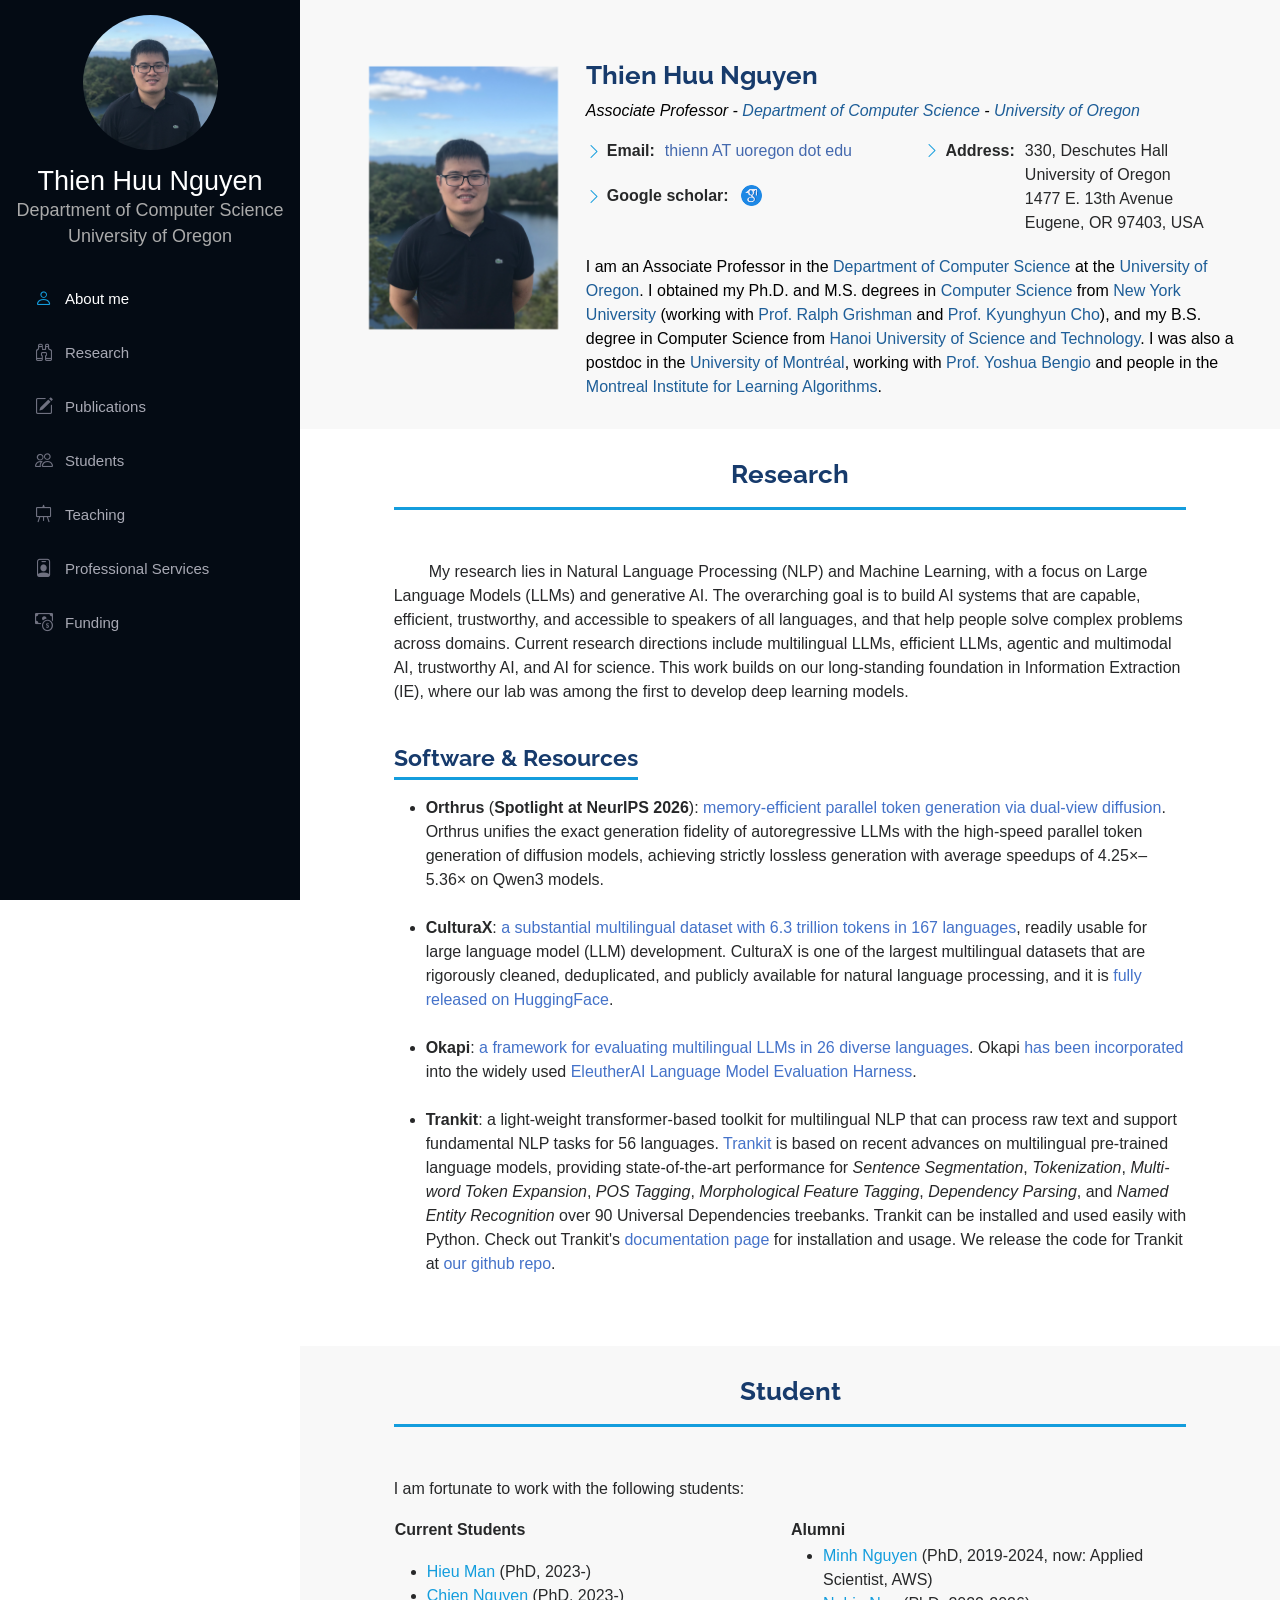
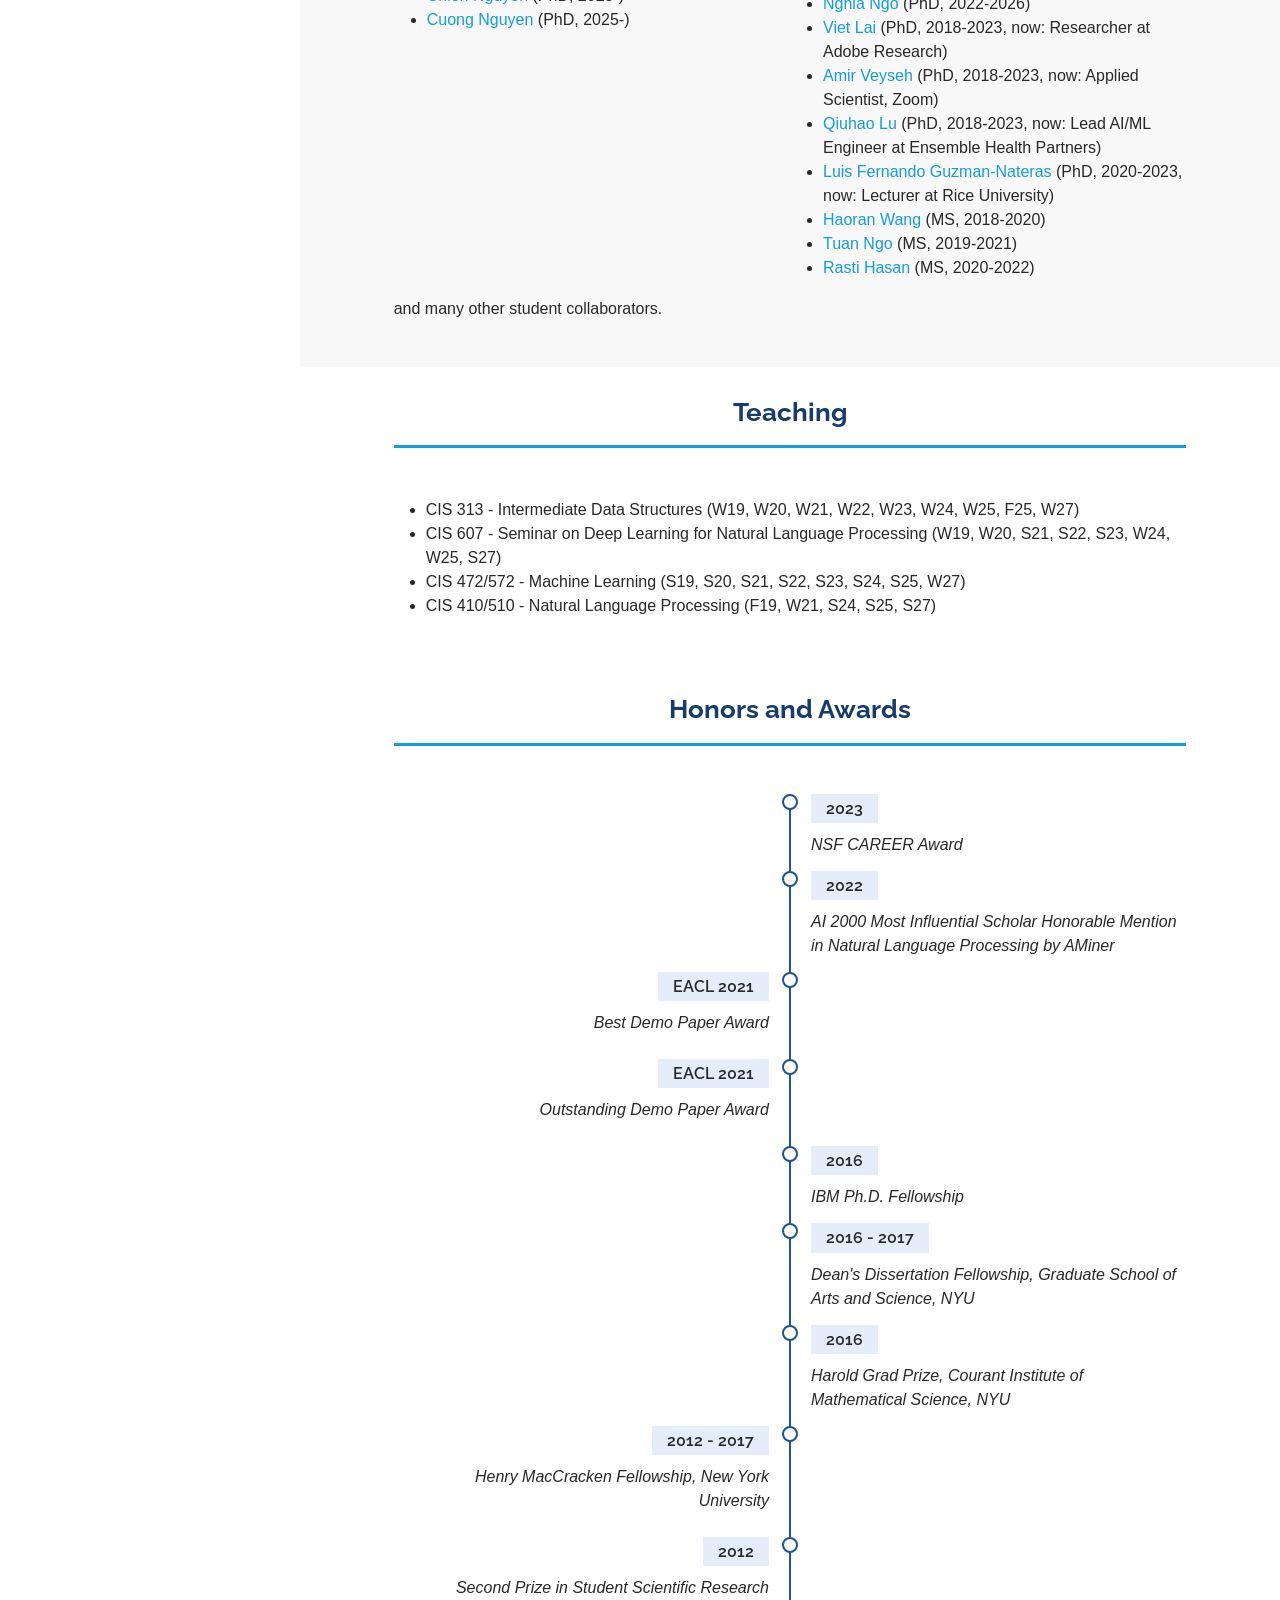
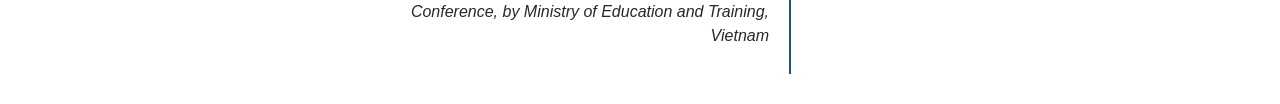
<file: index.html>
<!DOCTYPE html>
<html lang="en">

<head>
  <meta charset="utf-8">
  <meta content="width=device-width, initial-scale=1.0" name="viewport">

  <title>Thien Huu Nguyen</title>
  <meta content="Thien Huu Nguyen" name="description">
  <meta content="Thien Huu Nguyen, Thien Huu Nguyen Oregon, Oregon University, University of Oregon, Computer Science, CS Professor, NLP Professor, Natural Language Processing, AI, Artificial Intelligence, ML, Machine Learning, Deep learning, Machine Learning, NLP Teaching" name="keywords">

  <!-- Favicons -->
  <!-- <link href="assets/img/favicon.png" rel="icon">
  <link href="assets/img/apple-touch-icon.png" rel="apple-touch-icon"> -->

  <!-- Google Fonts -->
  <link href="https://fonts.googleapis.com/css?family=Open+Sans:300,300i,400,400i,600,600i,700,700i|Raleway:300,300i,400,400i,500,500i,600,600i,700,700i|Poppins:300,300i,400,400i,500,500i,600,600i,700,700i" rel="stylesheet">

  <!-- Vendor CSS Files -->
  <link href="assets/vendor/aos/aos.css" rel="stylesheet">
  <link href="assets/vendor/bootstrap/css/bootstrap.min.css" rel="stylesheet">
  <link href="assets/vendor/bootstrap-icons/bootstrap-icons.css" rel="stylesheet">
  
  <link href="assets/vendor/glightbox/css/glightbox.min.css" rel="stylesheet">
  <link href="assets/vendor/swiper/swiper-bundle.min.css" rel="stylesheet">


  <!-- Template Main CSS File -->
  <link href="assets/css/style.css" rel="stylesheet">
  <link href="assets/css/style_1.css" rel="stylesheet">



  <!-- =======================================================
  * Template Name: iPortfolio - v3.9.1
  * Template URL: https://bootstrapmade.com/iportfolio-bootstrap-portfolio-websites-template/
  * Author: BootstrapMade.com
  * License: https://bootstrapmade.com/license/
  ======================================================== -->
</head>

<body>

  <!-- ======= Mobile nav toggle button ======= -->
  <i class="bi bi-list mobile-nav-toggle d-xl-none"></i>

  <!-- ======= Header ======= -->
  <header id="header">
    <div class="d-flex flex-column">

      <div class="profile">
        <img src="assets/thien-img/thien.png" alt="" class="img-fluid rounded-circle">
        <h1><a href="index.html">Thien Huu Nguyen</a></h1>
        <p>
          Department of Computer Science
        </p>
        <p>
          University of Oregon
        </p>
        <!-- <div class="social-links mt-3 text-center">
          <a href="#" class="twitter"><i class="bx bxl-twitter"></i></a>
          <a href="#" class="facebook"><i class="bx bxl-facebook"></i></a>
          <a href="#" class="instagram"><i class="bx bxl-instagram"></i></a>
          <a href="#" class="google-plus"><i class="bx bxl-skype"></i></a>
          <a href="#" class="linkedin"><i class="bx bxl-linkedin"></i></a>
        </div> -->
      </div>

      <nav id="navbar" class="nav-menu navbar pt-lg-4">
        <ul>
          <!-- <li><a href="#hero" class="nav-link scrollto active"><i class="bx bx-home"></i> <span>Home</span></a></li> -->
          <li><a href="index.html" class="nav-link scrollto active"><i class="bi bi-person"></i> <span>About me</span></a></li>
          <!--
          <li><a href="news.html" class="nav-link "><i class="bi bi-newspaper"></i> <span>News</span></a></li>
          -->
          <li><a href="index.html#research" class="nav-link scrollto"><i class="bi bi-binoculars"></i> <span>Research</span></a></li>
          <!-- <li><a href="#research" class="nav-link scrollto"><i class="bi bi-book"></i> <span>Research</span></a></li> -->
          <li><a href="publication.html" class="nav-link "><i class="bi bi-pencil-square"></i> <span>Publications</span></a></li>
          <li><a href="index.html#student" class="nav-link scrollto "><i class="bi bi-people"></i> <span>Students</span></a></li>
          <li><a href="index.html#teaching" class="nav-link scrollto "><i class="bi bi-easel"></i> <span>Teaching</span></a></li>
          <li><a href="index.html#service" class="nav-link scrollto "><i class="bi bi-person-badge"></i> <span>Professional Services </span></a></li>
          <li><a href="funding.html" class="nav-link "><i class="bi bi-cash-coin"></i> <span>Funding </span></a></li>
          <!-- <li><a href="http://nlp.uoregon.edu/" class="nav-link " target="_blank"><i class="bi bi-chat-square-text"></i> <span>NLP Group</span></a></li> -->
          <!--
          <li><a href="https://anoperson.github.io/UONLP-ReadingGroup/" class="nav-link " target="_blank"><i class="bi bi-book-half"></i> <span>NLP Reading Group</span></a></li>
          -->

          
          
        </ul>
      </nav><!-- .nav-menu -->
    </div>
  </header><!-- End Header -->

  <!-- ======= Hero Section ======= -->
  <!-- <section id="hero" class="d-flex flex-column justify-content-center align-items-center">
    <div class="hero-container" data-aos="fade-in">
      <h1>Alex Smith</h1>
      <p>I'm <span class="typed" data-typed-items="Designer, Developer, Freelancer, Photographer"></span></p>
    </div>
  </section> --><!-- End Hero -->

  <main id="main">

    <!-- ======= About Section ======= -->
    <section id="about" class="about">
      <div class="container">

        <!-- <div class="section-title">
          <h2>About</h2>
          <p>Magnam dolores commodi suscipit. Necessitatibus eius consequatur ex aliquid fuga eum quidem. Sit sint consectetur velit. Quisquam quos quisquam cupiditate. Et nemo qui impedit suscipit alias ea. Quia fugiat sit in iste officiis commodi quidem hic quas.</p>
        </div> -->

        <div class="row justify-content-center">
          <div class="col-8 col-sm-4 col-lg-3" data-aos="fade-right">
            <img src="assets/thien-img/thien-original.png" class="img-fluid" alt="">
          </div>
          <div class="col-sm-8 col-lg-8 px-4 px-sm-0 content" data-aos="fade-left">
            <h3>Thien Huu Nguyen</h3>
            <p class="fst-italic">
              Associate Professor
              -
              <a href="http://www.cs.uoregon.edu/" target="_blank" rel="noopener noreferrer">Department of Computer Science</a>
              -
              <a href="http://www.uoregon.edu/" target="_blank" rel="noopener noreferrer">University of Oregon</a>
            </p>

            <div class="row">
              <div class="col-lg-6">
                <ul>
                  <li><i class="bi bi-chevron-right"></i> <strong>Email:</strong> <a style="color: #4469ae;" href="mailto:thienn@uoregon.edu">thienn AT uoregon dot edu</a></li>
                  <li><i class="bi bi-chevron-right"></i> <strong>Google scholar:</strong> <a href="https://scholar.google.com/citations?user=Da2FhegAAAAJ&hl=en&oi=ao" target="_blank" rel="noopener noreferrer"><img class="img-fluid google-scholar-icon" src="assets/thien-img/icons8-google-scholar-48.png" alt=""></a></li>
                  
                </ul>
              </div>
              <div class="col-lg-6">
                <ul>
                  <li class="about-multi-line"><i class="bi bi-chevron-right"></i> <strong>Address:</strong> <span>330, Deschutes Hall <br/> University of Oregon <br/> 1477 E. 13th Avenue <br/> Eugene, OR 97403, USA </span></li>

                </ul>
              </div>
            </div>
            <p class="d-none d-lg-inline">
              I am an Associate Professor in the <a href="https://cas.uoregon.edu/computer-science" target="_blank" rel="noopener noreferrer">Department of Computer Science</a> at the <a href="http://www.uoregon.edu/" target="_blank" rel="noopener noreferrer">University of Oregon</a>. 
              I obtained my Ph.D. and M.S. degrees in <a target="_blank"  rel="noopener noreferrer" href="http://www.cs.nyu.edu/home/index.html">Computer Science</a> from <a target="_blank" rel="noopener noreferrer" href="http://www.nyu.edu">New York University</a> (working with <a target="_blank" rel="noopener noreferrer" href="http://cs.nyu.edu/cs/faculty/grishman">Prof. Ralph Grishman</a> and <a target="_blank" rel="noopener noreferrer" href="http://www.kyunghyuncho.me">Prof. Kyunghyun Cho</a>), 
              and my B.S. degree in Computer Science from <a target="_blank" rel="noopener noreferrer" href="https://en.hust.edu.vn">Hanoi University of Science and Technology</a>. 
              I was also a postdoc in the <a target="_blank" rel="noopener noreferrer" href="http://www.umontreal.ca/en">University of Montréal</a>, working with <a target="_blank" rel="noopener noreferrer" href="http://www.iro.umontreal.ca/~bengioy/yoshua_en/index.html">Prof. Yoshua Bengio</a> and people in the <a target="_blank" rel="noopener noreferrer" href="https://mila.quebec/en">Montreal Institute for Learning Algorithms</a>.
            </p>
          </div>
          <div class="d-flex d-lg-none px-4 px-sm-2 content" data-aos="fade-left">
            <p>
              I am an Associate Professor in the <a href="https://cas.uoregon.edu/computer-science" target="_blank" rel="noopener noreferrer">Department of Computer Science</a> at the <a href="http://www.uoregon.edu/" target="_blank" rel="noopener noreferrer">University of Oregon</a>. 
              I obtained my Ph.D. and M.S. degrees in <a target="_blank"  rel="noopener noreferrer" href="http://www.cs.nyu.edu/home/index.html">Computer Science</a> from <a target="_blank" rel="noopener noreferrer" href="http://www.nyu.edu">New York University</a> (working with <a target="_blank" rel="noopener noreferrer" href="http://cs.nyu.edu/cs/faculty/grishman">Prof. Ralph Grishman</a> and <a target="_blank" rel="noopener noreferrer" href="http://www.kyunghyuncho.me">Prof. Kyunghyun Cho</a>), 
              and my B.S. degree in Computer Science from <a target="_blank" rel="noopener noreferrer" href="https://en.hust.edu.vn">Hanoi University of Science and Technology</a>. 
              I was also a postdoc in the <a target="_blank" rel="noopener noreferrer" href="http://www.umontreal.ca/en">University of Montréal</a>, working with <a target="_blank" rel="noopener noreferrer" href="http://www.iro.umontreal.ca/~bengioy/yoshua_en/index.html">Prof. Yoshua Bengio</a> and people in the <a target="_blank" rel="noopener noreferrer" href="https://mila.quebec/en">Montreal Institute for Learning Algorithms</a>.
            </p>
          </div>
        </div>

      </div>
    </section><!-- End About Section -->



    <!-- ======= Shorts news Section ======= -->
    <!-- End Shorts news Section -->

    



    <!-- ======= Hiring Section ======= -->
    <!--
    <section id="hiring" class="hiring"  style="background-color: #f8f8f8;">
      <div class="container col-10"  data-aos="fade-up">
        <div class="section-title hiring-section-title row text-center">
          <a href="#hiring" ><h2 style="color: red !important;">Hiring!!!</h2></a>
        </div>
       

        <p class="hiring-child-section" style="text-indent: 35px;">
          
          I am currently recruiting one or two graduate students each year to work on interesting projects of natural language processing and deep learning. Interested candidates can email me for more information. The application procedure for graduate students in the <span style="text-indent: 0em"><a target="_blank" href="https://cas.uoregon.edu/computer-science/">Department of Computer Science</a></span> can be found <span style="text-indent: 0em"><a target="_blank" href="https://cas.uoregon.edu/computer-science/graduate-programs">here</a></span>.
          <br/>
          <br/>
          I am also willing to supervise students at UO who would like to do research on natural language processing, deep learning and the related topics. Please <a href="mailto:thien@cs.uoregon.edu">email me</a> if you are interested in this possibility.
        </p>
        
        <h6>I create a slide for "<a target="_blank" rel="noopener noreferrer" href="https://cas.uoregon.edu/sites/cas1.uoregon.edu/files/2022-12/cs-graduate-brochure.pdf">Why a graduate degree in Computer Science from the UO?</a>" to provide information for our PhD program.</h6>

      </div>

    </section>
    -->










    <!-- ======= Research Section ======= -->
    <section id="research" class="research">
      <div class="container col-10"  data-aos="fade-up">
        <div class="section-title research-section-title row text-center">
          <a href="#research"><h2>Research</h2></a>
        </div>

        <!--
        <p style="text-indent: 35px;">
          My research explores mechanisms to understand human languages for computers so that computers can perform cognitive language-related tasks for us. 
          Among others, I am especially interested in distilling structured information and mining useful knowledge from massive and multilingual human-written text of various domains.
          <br/>
          <br/>
          Toward this end, our lab employs and designs effective learning algorithms for information extraction and text mining in natural language processing and data mining. 
          We are currently focusing on deep learning algorithms to solve such problems. We are among the first groups that develop deep learning models and demonstrate their effectiveness for information extraction.
          <br/>
          <br/>
          We are also targeting other language-related problems with deep learning, including reading comprehension, machine translation, natural language generation, chatbots and language grounding.
          <br/>
          <br/>
        </p>
        -->
        <p style="text-indent: 35px;">
          My research lies in Natural Language Processing (NLP) and Machine Learning, with a focus on Large Language Models (LLMs) and generative AI.
          The overarching goal is to build AI systems that are capable, efficient, trustworthy, and accessible to speakers of all languages, and that help people solve complex problems across domains.
          Current research directions include multilingual LLMs, efficient LLMs, agentic and multimodal AI, trustworthy AI, and AI for science.
          This work builds on our long-standing foundation in Information Extraction (IE), where our lab was among the first to develop deep learning models.
          <br/>
          <br/>
        </p>

        <div class="software-child-title pb-2">
          <h3>Software &amp; Resources</h3>
          <!-- <p>Magnam dolores commodi suscipit. Necessitatibus eius consequatur ex aliquid fuga eum quidem. Sit sint consectetur velit. Quisquam quos quisquam cupiditate. Et nemo qui impedit suscipit alias ea. Quia fugiat sit in iste officiis commodi quidem hic quas.</p> -->
        </div>

        <ul class="software-child-section">
          <li>
            <strong>Orthrus</strong> (<b>Spotlight at NeurIPS 2026</b>): <a target="_blank" href="https://github.com/chiennv2000/orthrus">memory-efficient parallel token generation via dual-view diffusion</a>. Orthrus unifies the exact generation fidelity of autoregressive LLMs with the high-speed parallel token generation of diffusion models, achieving strictly lossless generation with average speedups of 4.25&times;&ndash;5.36&times; on Qwen3 models.
          </li>
          <br/>
          <li>
            <strong>CulturaX</strong>: <a target="_blank" href="https://arxiv.org/abs/2309.09400">a substantial multilingual dataset with 6.3 trillion tokens in 167 languages</a>, readily usable for large language model (LLM) development. CulturaX is one of the largest multilingual datasets that are rigorously cleaned, deduplicated, and publicly available for natural language processing, and it is <a target="_blank" href="https://huggingface.co/datasets/uonlp/CulturaX">fully released on HuggingFace</a>.
          </li>
          <br/>
          <li>
            <strong>Okapi</strong>: <a target="_blank" href="https://aclanthology.org/2023.emnlp-demo.28.pdf">a framework for evaluating multilingual LLMs in 26 diverse languages</a>. Okapi <a target="_blank" href="https://github.com/EleutherAI/lm-evaluation-harness/tree/4477d572d5c2dc5f2ee903ab7e3c1fdda835af15/lm_eval/tasks/okapi/hellaswag_multilingual">has been incorporated</a> into the widely used <a target="_blank" href="https://github.com/EleutherAI/lm-evaluation-harness/">EleutherAI Language Model Evaluation Harness</a>.
          </li>
          <br/>
          <!--
          <li>
            <strong>FourIE</strong>: For a better idea about our research on information extraction, <strong>check out a demo for our recent neural information extraction system</strong> (performing joint entity mention detection, relation extraction, event detection, and argument role prediction) <a target="_blank" href="http://nlp.uoregon.edu/fourie">here</a>.
          </li>
          <br>
          -->
          <li>
            <strong>Trankit</strong>: a light-weight transformer-based toolkit for multilingual NLP that can process raw text and support fundamental NLP tasks for 56 languages. <a target="_blank" href="https://arxiv.org/pdf/2101.03289.pdf">Trankit</a> is based on recent advances on multilingual pre-trained language models, providing state-of-the-art performance for <i>Sentence Segmentation</i>, <i>Tokenization</i>, <i>Multi-word Token Expansion</i>, <i>POS Tagging</i>, <i>Morphological Feature Tagging</i>, <i>Dependency Parsing</i>, and <i>Named Entity Recognition</i> over 90 Universal Dependencies treebanks. Trankit can be installed and used easily with Python. Check out Trankit's <a target="_blank" href="https://trankit.readthedocs.io/en/latest">documentation page</a> for installation and usage. We release the code for Trankit at <a target="_blank" href="https://github.com/nlp-uoregon/trankit">our github repo</a>.
          </li>
          <br/>
        </ul>

        
    
        
        

      </div>

    </section>


    <!-- End Research Section -->


    <!-- ======= Student Section ======= -->
    <section id="student" class="student"  style="background-color: #f8f8f8;">
      <div class="container col-10" data-aos="fade-up">
        <div class="section-title research-section-title row text-center">          
          <a href="#student"><h2>Student</h2></a>
        </div>

        <p style="">
          I am fortunate to work with the following students:
        </p>
        
        <table style="width:100%">
  		<tr>
    	<th style="width:50%">Current Students</th>
    	<th style="width:50%">Alumni</th>
    	</tr>
    	
    	<tr>
    	
    	<td style="vertical-align: top;">
    	<p style="">
    	<div class="">
          <ul>
            
            </li><li><a target="_blank" href="https://hieum98.github.io/">Hieu Man</a> (PhD, 2023-)

            </li><li><a target="_blank" href="https://chiennv2000.github.io">Chien Nguyen</a> (PhD, 2023-)

            </li><li><a target="_blank" href="https://thienhuunguyen.github.io/">Cuong Nguyen</a> (PhD, 2025-)

            </li>
          </ul>
        </div>
        </p>
    	</td>
    	
    	
    	
    	<td style="vertical-align: top;">
    	<div class="">
          <ul>
          <li><a target="_blank" href="https://minhhdvn.github.io/">Minh Nguyen</a> (PhD, 2019-2024, now: Applied Scientist, AWS)
            </li><li><a target="_blank" href="">Nghia Ngo</a> (PhD, 2022-2026)
            </li><li><a target="_blank" href="https://laiviet.github.io/">Viet Lai</a> (PhD, 2018-2023, now: Researcher at Adobe Research)
            </li><li><a target="_blank" href="http://ix.cs.uoregon.edu/~apouranb/">Amir Veyseh</a> (PhD, 2018-2023, now: Applied Scientist, Zoom)
            </li><li><a target="_blank" href="https://qiuhaolu.github.io/">Qiuhao Lu</a> (PhD, 2018-2023, now: Lead AI/ML Engineer at Ensemble Health Partners)
            </li><li><a target="_blank" href="https://profiles.rice.edu/faculty/luis-f-guzman-nateras">Luis Fernando Guzman-Nateras</a> (PhD, 2020-2023, now: Lecturer at Rice University)
          <li><a target="_blank" href="">Haoran Wang</a> (MS, 2018-2020)
          </li><li><a target="_blank" href="">Tuan Ngo</a> (MS, 2019-2021)
          </li><li><a target="_blank" href="">Rasti Hasan</a> (MS, 2020-2022)
          </li>
          
          </ul>
        </div>
    	</td>
    	
  		</tr>
		</table>


        <p style="">
          and many other student collaborators.
        </p>
      </div>

    </section>
    <!-- End Student Section -->




    <!-- ======= Teaching Section ======= -->
    <section id="teaching" class="teaching"  >
      <div class="container col-10" data-aos="fade-up">
        <div class="section-title research-section-title row text-center">          
          <a href="#teaching"><h2>Teaching</h2></a>
        </div>

        <!-- <p style="">
          I am fortunate to work with the following students:
        </p> -->

        <div class="">
          <ul>
            <!--
            <li>CIS 313 - Intermediate Data Structures (<a target="_blank" href="https://classes.cs.uoregon.edu/19W/cis313">W19</a>, <a target="_blank" href="https://classes.cs.uoregon.edu/20W/cis313">W20</a>, <a target="_blank" href="https://classes.cs.uoregon.edu/21W/cis313">W21</a>, <a target="_blank" href="https://classes.cs.uoregon.edu/22W/cis313">W22</a>, <a target="_blank" href="https://classes.cs.uoregon.edu/23W/cs313">W23</a>, <a target="_blank" href="https://classes.cs.uoregon.edu/24W/cs313">W24</a>, <a target="_blank" href="https://classes.cs.uoregon.edu/25W/cs313">W25</a>, <a target="_blank" href="https://classes.cs.uoregon.edu/25F/cs313">F25</a>)
            </li><li>CIS 607 - Seminar on Deep Learning for Natural Language Processing (<a target="_blank" href="https://classes.cs.uoregon.edu/19W/cis607dl4nlp">W19</a>, <a target="_blank" href="https://classes.cs.uoregon.edu/20W/cis607dl4nlp">W20</a>, <a target="_blank" href="https://classes.cs.uoregon.edu/21S/cis607dl4nlp">S21</a>, <a target="_blank" href="https://classes.cs.uoregon.edu/22S/cis607dl4nlp">S22</a>, <a target="_blank" href="https://classes.cs.uoregon.edu/23S/cs607dl4nlp">S23</a>, <a target="_blank" href="https://classes.cs.uoregon.edu/24W/cs607dl4nlp">W24</a>, <a target="_blank" href="https://classes.cs.uoregon.edu/25W/cs607dl4nlp">W25</a>)
            </li><li>CIS 472/572 - Machine Learning (<a target="_blank" href="https://classes.cs.uoregon.edu/19S/cis472">S19</a>, <a target="_blank" href="https://classes.cs.uoregon.edu/20S/cis472">S20</a>, <a target="_blank" href="https://classes.cs.uoregon.edu/21S/cis472">S21</a>, <a target="_blank" href="https://classes.cs.uoregon.edu/22S/cis472">S22</a>, <a target="_blank" href="https://classes.cs.uoregon.edu/23S/cs472">S23</a>, <a target="_blank" href="https://classes.cs.uoregon.edu/24S/cs472">S24</a>, <a target="_blank" href="https://classes.cs.uoregon.edu/25S/cs472">S25</a>)
            </li><li> CIS 410/510 - Natural Language Processing (<a target="_blank" href="https://classes.cs.uoregon.edu/19F/cis410nlp">F19</a>, <a target="_blank" href="https://classes.cs.uoregon.edu/21W/cis410nlp">W21</a>, <a target="_blank" href="https://classes.cs.uoregon.edu/24S/cs410nlp">S24</a>, <a target="_blank" href="https://classes.cs.uoregon.edu/25S/cs410nlp">S25</a>)
            -->
            <li>CIS 313 - Intermediate Data Structures (W19, W20, W21, W22, W23, W24, W25, F25, W27)
            </li><li>CIS 607 - Seminar on Deep Learning for Natural Language Processing (W19, W20, S21, S22, S23, W24, W25, S27)
            </li><li>CIS 472/572 - Machine Learning (S19, S20, S21, S22, S23, S24, S25, W27)
            </li><li> CIS 410/510 - Natural Language Processing (F19, W21, S24, S25, S27)
            </li>
          </ul>
        </div>

        <!-- <p style="">
          and many other student collaborators.
        </p> -->
      </div>

    </section>
    <!-- End Teaching Section -->


    <!--
    <section id="service" class="service"  style="background-color: #f8f8f8;">
      <div class="container col-10" data-aos="fade-up">
        <div class="section-title research-section-title row text-center">          
          <a href="#service"><h2>Professional Service</h2></a>
        </div>

        <div class="">
          <ul>
            <li><strong>Reviewer</strong>: Neural Computation Journal, Transactions on Asian and Low-Resource Language Information Processing, Computational Linguistics
            </li><li><strong>Program Committee</strong>: NAACL (2016, 2018, 2019), COLING (2016, 2018, 2020), ACL (2017, 2018, 2019, 2020), EMNLP (2017, 2018, 2019, 2020), AACL (2021, 2022), IJCAI (2017, 2022, 2023), AAAI (2020, 2021, 2022), CVPR (2021), NeurIPS (2020, 2021, 2022), ICLR (2021, 2022), AACL (2020), LREC (2018, 2020), Repl4NLP (2017, 2018, 2019, 2020, 2021), W-NUT (2019, 2020, 2021, 2022), SemEval (2022)
            </li><li><strong>Area Chair</strong>: NAACL (2021, 2022), ACL (2021, 2022, 2023), EMNLP (2021, 2023), COLING (2022), NeurIPS (2023)
            </li><li><strong>Senior Program Committee</strong>: AAAI (2020, 2023, 2024), IJCAI (2021)
            </li><li><strong>Associate Editor</strong>: Neurocomputing (2021-2023)
            </li>
          </ul>
        </div>
      </div>

    </section>
    -->








    <!-- ======= Resume Section ======= -->
    <section id="resume" class="resume"  >
      <div class="container col-10"  data-aos="fade-up">

        <div class="section-title resume-section-title row justify-content-center text-center">
          <a href="#awards"><h2>Honors and Awards</h2></a>
        </div>

        <div class="row no-gutters">
          <div class="resume-item d-none d-md-flex resume-left-item pb-0 col-md">
          </div>
          <div class="resume-item resume-right-item pb-0 col-md">
            <h5>2023</h5>
            <p><em>NSF CAREER Award</em></p>
          </div>
        </div>
          

        <div class="row no-gutters">
          <div class="resume-item d-none d-md-flex resume-left-item pb-0 col-md">
          </div>
          <div class="resume-item resume-right-item pb-0 col-md">
            <h5>2022</h5>
            <p><em>AI 2000 Most Influential Scholar Honorable Mention in Natural Language Processing by AMiner</em></p>
          </div>
        </div>

        <div class="row no-gutters">
          <div class="resume-item resume-left-item col-md text-start text-md-end">
            <h5>EACL 2021</h5>
            <p><em>Best Demo Paper Award</em></p>
          </div>
          <div class="resume-item d-none d-md-flex resume-right-item pb-0 col-md">
          </div>
        </div>

        <div class="row no-gutters">
          <div class="resume-item resume-left-item col-md  text-start text-md-end">
            <h5>EACL 2021</h5>
            <p><em>Outstanding Demo Paper Award</em></p>
          </div>
          <div class="resume-item d-none d-md-flex resume-right-item pb-0 col-md">
          </div>
        </div>

        <div class="row no-gutters">
          <div class="resume-item d-none d-md-flex resume-left-item pb-0 col-md">
          </div>
          <div class="resume-item resume-right-item pb-0 col-md">
            <h5>2016</h5>
            <p><em> IBM Ph.D. Fellowship</em></p>
            
          </div>
        </div>

        <div class="row no-gutters">
          <div class="resume-item d-none d-md-flex resume-left-item pb-0 col-md">
          </div>
          <div class="resume-item resume-right-item pb-0 col-md">
            <h5>2016 - 2017</h5>
            <p><em>Dean's Dissertation Fellowship, Graduate School of Arts and Science, NYU</em></p>
            
          </div>
        </div>

        <div class="row no-gutters">
          <div class="resume-item d-none d-md-flex resume-left-item pb-0 col-md">
          </div>
          <div class="resume-item resume-right-item pb-0 col-md">
            <h5>2016</h5>
            <p><em>Harold Grad Prize, Courant Institute of Mathematical Science, NYU</em></p>
            
          </div>
        </div>

        

        <div class="row no-gutters">
          <div class="resume-item resume-left-item col-md  text-start text-md-end">
            <h5>2012 - 2017</h5>
            <p><em>Henry MacCracken Fellowship, New York University</em></p>
          </div>
          <div class="resume-item resume-right-item pb-0 col-md">
          </div>
        </div>

        <div class="row no-gutters">
          <div class="resume-item resume-left-item col-md  text-start text-md-end">
            <h5>2012</h5>
            <p><em>Second Prize in Student Scientific Research Conference, by Ministry of Education and Training, Vietnam</em></p>
          </div>
          <div class="resume-item d-none d-md-flex resume-right-item pb-0 col-md">
          </div>
        </div>

          

        

      </div>
    </section><!-- End Resume Section -->


    

  </main><!-- End #main -->

  <!-- ======= Footer ======= -->
  <!-- <footer id="footer">
    <div class="container">
      <div class="copyright">
        &copy; Copyright <strong><span>iPortfolio</span></strong>
      </div>
      <div class="credits">
       
        Designed by <a href="https://bootstrapmade.com/">BootstrapMade</a>
      </div>
    </div>
  </footer> -->
  <!-- End  Footer -->

  <a href="#" class="back-to-top d-flex align-items-center justify-content-center"><i class="bi bi-arrow-up-short"></i></a>

  <!-- Vendor JS Files -->
  <script src="assets/vendor/purecounter/purecounter_vanilla.js"></script>
  <script src="assets/vendor/aos/aos.js"></script>
  <script src="assets/vendor/bootstrap/js/bootstrap.bundle.min.js"></script>
  <script src="assets/vendor/glightbox/js/glightbox.min.js"></script>
  <script src="assets/vendor/isotope-layout/isotope.pkgd.min.js"></script>
  <script src="assets/vendor/swiper/swiper-bundle.min.js"></script>
  
  
  

  

  <!-- Template Main JS File -->
  <script src="assets/js/main.js"></script>

</body>

</html>
</file>
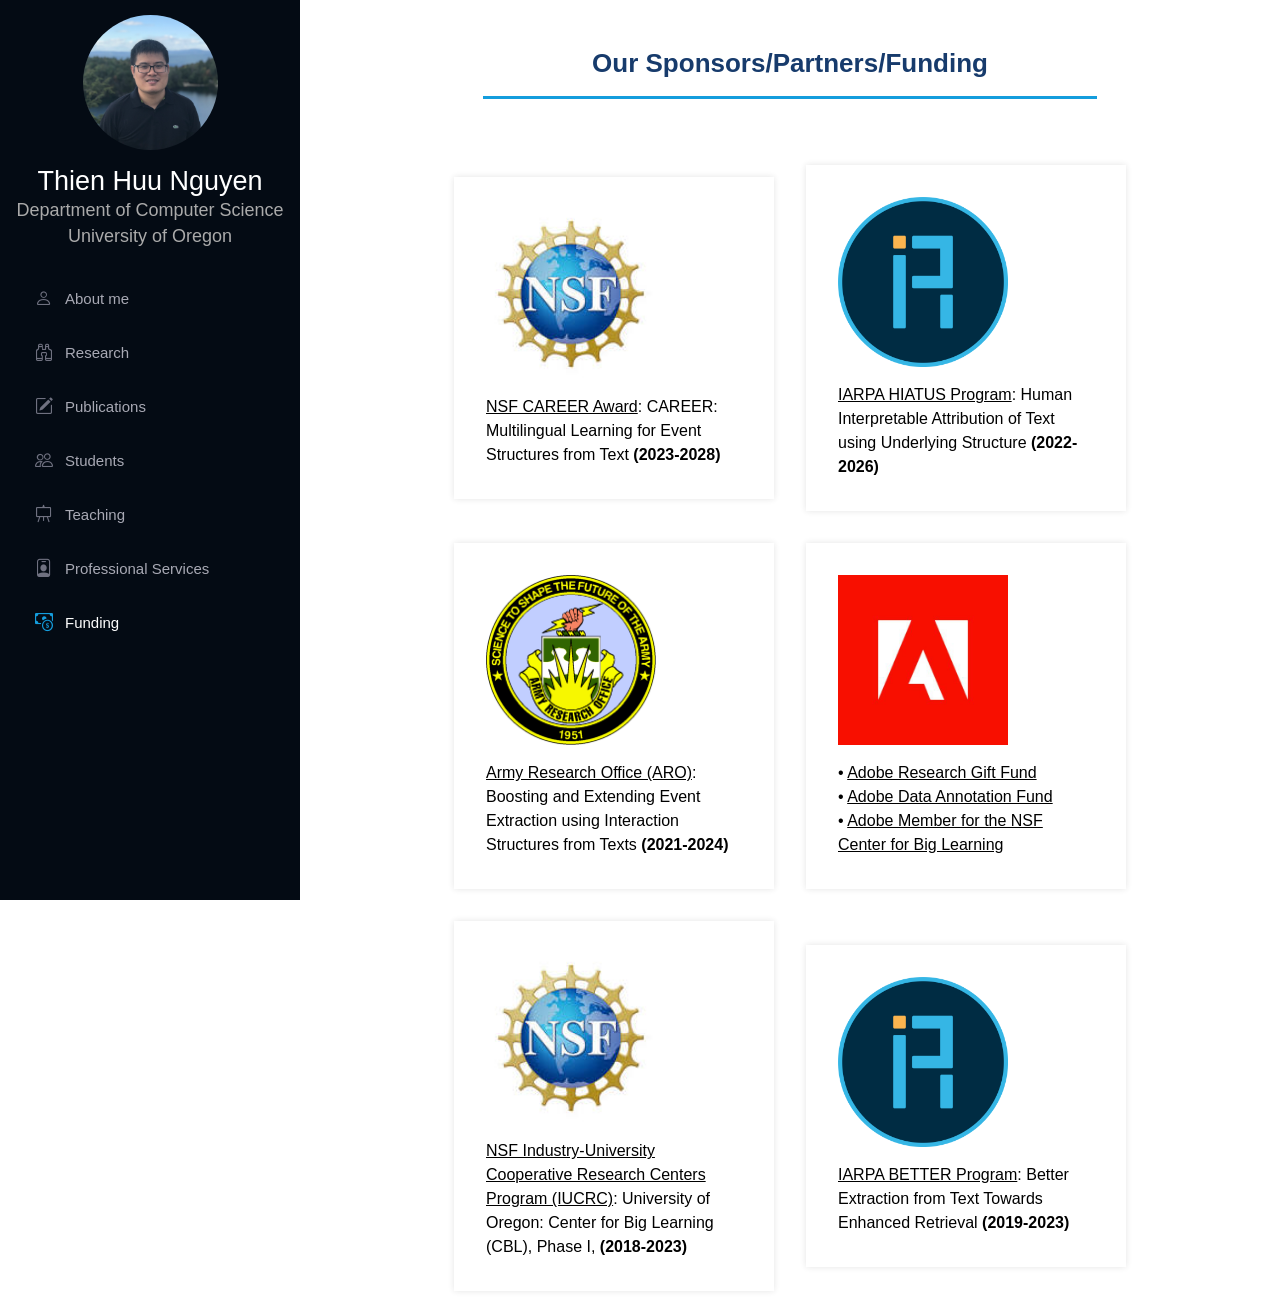
<file: funding.html>
<!DOCTYPE html>
<html lang="en">

<head>
  <meta charset="utf-8">
  <meta content="width=device-width, initial-scale=1.0" name="viewport">

  <title>Funding (Thien Huu Nguyen)</title>
  <meta content="Thien Huu Nguyen" name="description">
  <meta content="Thien Huu Nguyen, Thien Huu Nguyen Oregon, Oregon University, University of Oregon, Computer Science, CS Professor, NLP Professor, Natural Language Processing, AI, Artificial Intelligence, ML, Machine Learning, Deep learning, Machine Learning, NLP Teaching" name="keywords">


  <!-- Favicons -->
  <!-- <link href="assets/img/favicon.png" rel="icon">
  <link href="assets/img/apple-touch-icon.png" rel="apple-touch-icon"> -->

  <!-- Google Fonts -->
  <link href="https://fonts.googleapis.com/css?family=Open+Sans:300,300i,400,400i,600,600i,700,700i|Raleway:300,300i,400,400i,500,500i,600,600i,700,700i|Poppins:300,300i,400,400i,500,500i,600,600i,700,700i" rel="stylesheet">

  <!-- Vendor CSS Files -->
  <link href="assets/vendor/aos/aos.css" rel="stylesheet">
  <link href="assets/vendor/bootstrap/css/bootstrap.min.css" rel="stylesheet">
  <link href="assets/vendor/bootstrap-icons/bootstrap-icons.css" rel="stylesheet">
  
  <link href="assets/vendor/glightbox/css/glightbox.min.css" rel="stylesheet">
  <link href="assets/vendor/swiper/swiper-bundle.min.css" rel="stylesheet">


  <!-- Template Main CSS File -->
  <link href="assets/css/style.css" rel="stylesheet">
  <link href="assets/css/style_1.css" rel="stylesheet">
  <link href="assets/css/funding.css" rel="stylesheet">


  <!-- =======================================================
  * Template Name: iPortfolio - v3.9.1
  * Template URL: https://bootstrapmade.com/iportfolio-bootstrap-portfolio-websites-template/
  * Author: BootstrapMade.com
  * License: https://bootstrapmade.com/license/
  ======================================================== -->
</head>

<body>

  <!-- ======= Mobile nav toggle button ======= -->
  <i class="bi bi-list mobile-nav-toggle d-xl-none"></i>

  <!-- ======= Header ======= -->
  <header id="header">
    <div class="d-flex flex-column">

      <div class="profile">
        <img src="assets/thien-img/thien.png" alt="" class="img-fluid rounded-circle">
        <h1><a href="index.html">Thien Huu Nguyen</a></h1>
        <p>
          Department of Computer Science
        </p>
        <p>
          University of Oregon
        </p>
        <!-- <div class="social-links mt-3 text-center">
          <a href="#" class="twitter"><i class="bx bxl-twitter"></i></a>
          <a href="#" class="facebook"><i class="bx bxl-facebook"></i></a>
          <a href="#" class="instagram"><i class="bx bxl-instagram"></i></a>
          <a href="#" class="google-plus"><i class="bx bxl-skype"></i></a>
          <a href="#" class="linkedin"><i class="bx bxl-linkedin"></i></a>
        </div> -->
      </div>

      <nav id="navbar" class="nav-menu navbar pt-lg-4">
        <ul>
          <!-- <li><a href="#hero" class="nav-link scrollto active"><i class="bx bx-home"></i> <span>Home</span></a></li> -->
          <li><a href="index.html" class="nav-link scrollto "><i class="bi bi-person"></i> <span>About me</span></a></li>
          <!--
          <li><a href="news.html" class="nav-link "><i class="bi bi-newspaper"></i> <span>News</span></a></li>
          -->
          <li><a href="index.html#research" class="nav-link scrollto"><i class="bi bi-binoculars"></i> <span>Research</span></a></li>
          <!-- <li><a href="#research" class="nav-link scrollto"><i class="bi bi-book"></i> <span>Research</span></a></li> -->
          <li><a href="publication.html" class="nav-link "><i class="bi bi-pencil-square"></i> <span>Publications</span></a></li>
          <li><a href="index.html#student" class="nav-link scrollto "><i class="bi bi-people"></i> <span>Students</span></a></li>
          <li><a href="index.html#teaching" class="nav-link scrollto "><i class="bi bi-easel"></i> <span>Teaching</span></a></li>
          <li><a href="index.html#service" class="nav-link scrollto "><i class="bi bi-person-badge"></i> <span>Professional Services </span></a></li>
          <li><a href="funding.html" class="nav-link active"><i class="bi bi-cash-coin"></i> <span>Funding </span></a></li>
          <!-- <li><a href="http://nlp.uoregon.edu/" class="nav-link " target="_blank"><i class="bi bi-chat-square-text"></i> <span>NLP Group</span></a></li> -->
          <!--
          <li><a href="https://anoperson.github.io/UONLP-ReadingGroup/" class="nav-link " target="_blank"><i class="bi bi-book-half"></i> <span>NLP Reading Group</span></a></li>
          -->

          
          
        </ul>
      </nav><!-- .nav-menu -->
    </div>
  </header><!-- End Header -->

  <!-- ======= Hero Section ======= -->
  <!-- <section id="hero" class="d-flex flex-column justify-content-center align-items-center">
    <div class="hero-container" data-aos="fade-in">
      <h1>Alex Smith</h1>
      <p>I'm <span class="typed" data-typed-items="Designer, Developer, Freelancer, Photographer"></span></p>
    </div>
  </section> --><!-- End Hero -->

  <main id="main">

    <div class="container mt-5">
        <div class="custom-container row"  data-aos="fade-up">
            <div class="justify-content-center row">
                <div class="section-title funding-section-title text-center col-8">
                
                    <h2>Our Sponsors/Partners/Funding</h2>
                </div>
            </div>
                      
            <div class="custom-card m-3">
                <div class="custom-content">
                    <img class="custom-logo" src="assets/thien-img/NSF-logo.jpg" alt="mparticle"><br>
                    <a href="https://iucrc.nsf.gov" target="_blank" rel="noopener noreferrer" style="color: black"><u>NSF CAREER Award</u>: CAREER: Multilingual Learning for Event Structures from Text <b>(2023-2028)</b></a>
                    <div class="custom-hover_content">
                    <p>We develop novel multilingual datasets and transfer learning methods for information extraction in natural language processing.</p>
                    </div>
                </div>
            </div>

            <div class="custom-card m-3">
                <div class="custom-content">
                    <img class="custom-logo" src="assets/thien-img/IARPA-logo.png" alt="mparticle"><br>
                    <a href="https://www.iarpa.gov/research-programs/hiatus" target="_blank" rel="noopener noreferrer" style="color: black"><u>IARPA HIATUS Program</u>: Human Interpretable Attribution of Text using Underlying Structure <b>(2022-2026)</b></a>
                    <div class="custom-hover_content">
                    <p>We develop novel representation learning methods for authorship attribution, privacy preservation, and model explainability.</p>
                    </div>
                </div>
            </div>  

            <div class="custom-card m-3">
                <div class="custom-content">
                    <img class="custom-logo" src="assets/thien-img/ARO-logo.gif" alt="mparticle"><br>
                    <a href="https://www.arl.army.mil/who-we-are/aro" target="_blank" rel="noopener noreferrer" style="color: black"><u>Army Research Office (ARO)</u>: Boosting and Extending Event Extraction using Interaction Structures from Texts <b>(2021-2024)</b></a>
                    <div class="custom-hover_content">
                    <p>We develop novel methods to induce text structures to improve the performance, robustness, and flexibility of event extraction systems.</p>
                    </div>
                </div>
            </div>  

            <div class="custom-card m-3">
                <div class="custom-content">
                    <img class="custom-logo" src="assets/thien-img/Adobe-logo.jpg" alt="mparticle"><br>
                    <a href="https://research.adobe.com/" target="_blank" rel="noopener noreferrer" style="color: black">
                    &#8226; <u>Adobe Research Gift Fund</u><br>
                    &#8226; <u>Adobe Data Annotation Fund</u></b><br> 
                    &#8226; <u>Adobe Member for the NSF Center for Big Learning</u></a>
                    <div class="custom-hover_content">
                    <p>Our research introduces effective methods, systems, and datasets for the business of Adobe.</p>
                    </div>
                </div>
            </div>

            <div class="custom-card m-3">
                <div class="custom-content">
                    <img class="custom-logo" src="assets/thien-img/NSF-logo.jpg" alt="mparticle"><br>
                    <a href="https://iucrc.nsf.gov" target="_blank" rel="noopener noreferrer" style="color: black"><u>NSF Industry-University Cooperative Research Centers Program (IUCRC)</u>: University of Oregon: Center for Big Learning (CBL), Phase I, <b>(2018-2023)</b></a>
                    <div class="custom-hover_content">
                    <p>Our CBL consortium focuses on the development of large-scale deep learning algorithms (DL) and DL-enabled big data applications in a broad spectrum of disciplines (i.e., healthcare, science, security, and education).</p>
                    </div>
                </div>
            </div>

            <div class="custom-card m-3">
                <div class="custom-content">
                    <img class="custom-logo" src="assets/thien-img/IARPA-logo.png" alt="mparticle"><br>
                    <a href="https://www.iarpa.gov/research-programs/better" target="_blank" rel="noopener noreferrer" style="color: black"><u>IARPA BETTER Program</u>: Better Extraction from Text Towards Enhanced Retrieval <b>(2019-2023)</b></a>
                    <div class="custom-hover_content">
                    <p>We develop state-of-the-art multilingual methods for information extraction that can perform event extraction for multiple languages with increasing fine-grained event types and argument roles.</p>
                    </div>
                </div>
            </div>
        
        </div>
    </div>  
    
    

  </main><!-- End #main -->

  <!-- ======= Footer ======= -->
  <!-- <footer id="footer">
    <div class="container">
      <div class="copyright">
        &copy; Copyright <strong><span>iPortfolio</span></strong>
      </div>
      <div class="credits">
       
        Designed by <a href="https://bootstrapmade.com/">BootstrapMade</a>
      </div>
    </div>
  </footer> -->
  <!-- End  Footer -->

  <a href="#" class="back-to-top d-flex align-items-center justify-content-center"><i class="bi bi-arrow-up-short"></i></a>

  <!-- Vendor JS Files -->
  <script src="assets/vendor/purecounter/purecounter_vanilla.js"></script>
  <script src="assets/vendor/aos/aos.js"></script>
  <script src="assets/vendor/bootstrap/js/bootstrap.bundle.min.js"></script>
  <script src="assets/vendor/glightbox/js/glightbox.min.js"></script>
  <script src="assets/vendor/isotope-layout/isotope.pkgd.min.js"></script>
  <script src="assets/vendor/swiper/swiper-bundle.min.js"></script>
  
  
  

  

  <!-- Template Main JS File -->
  <script src="assets/js/main.js"></script>

</body>

</html>
</file>
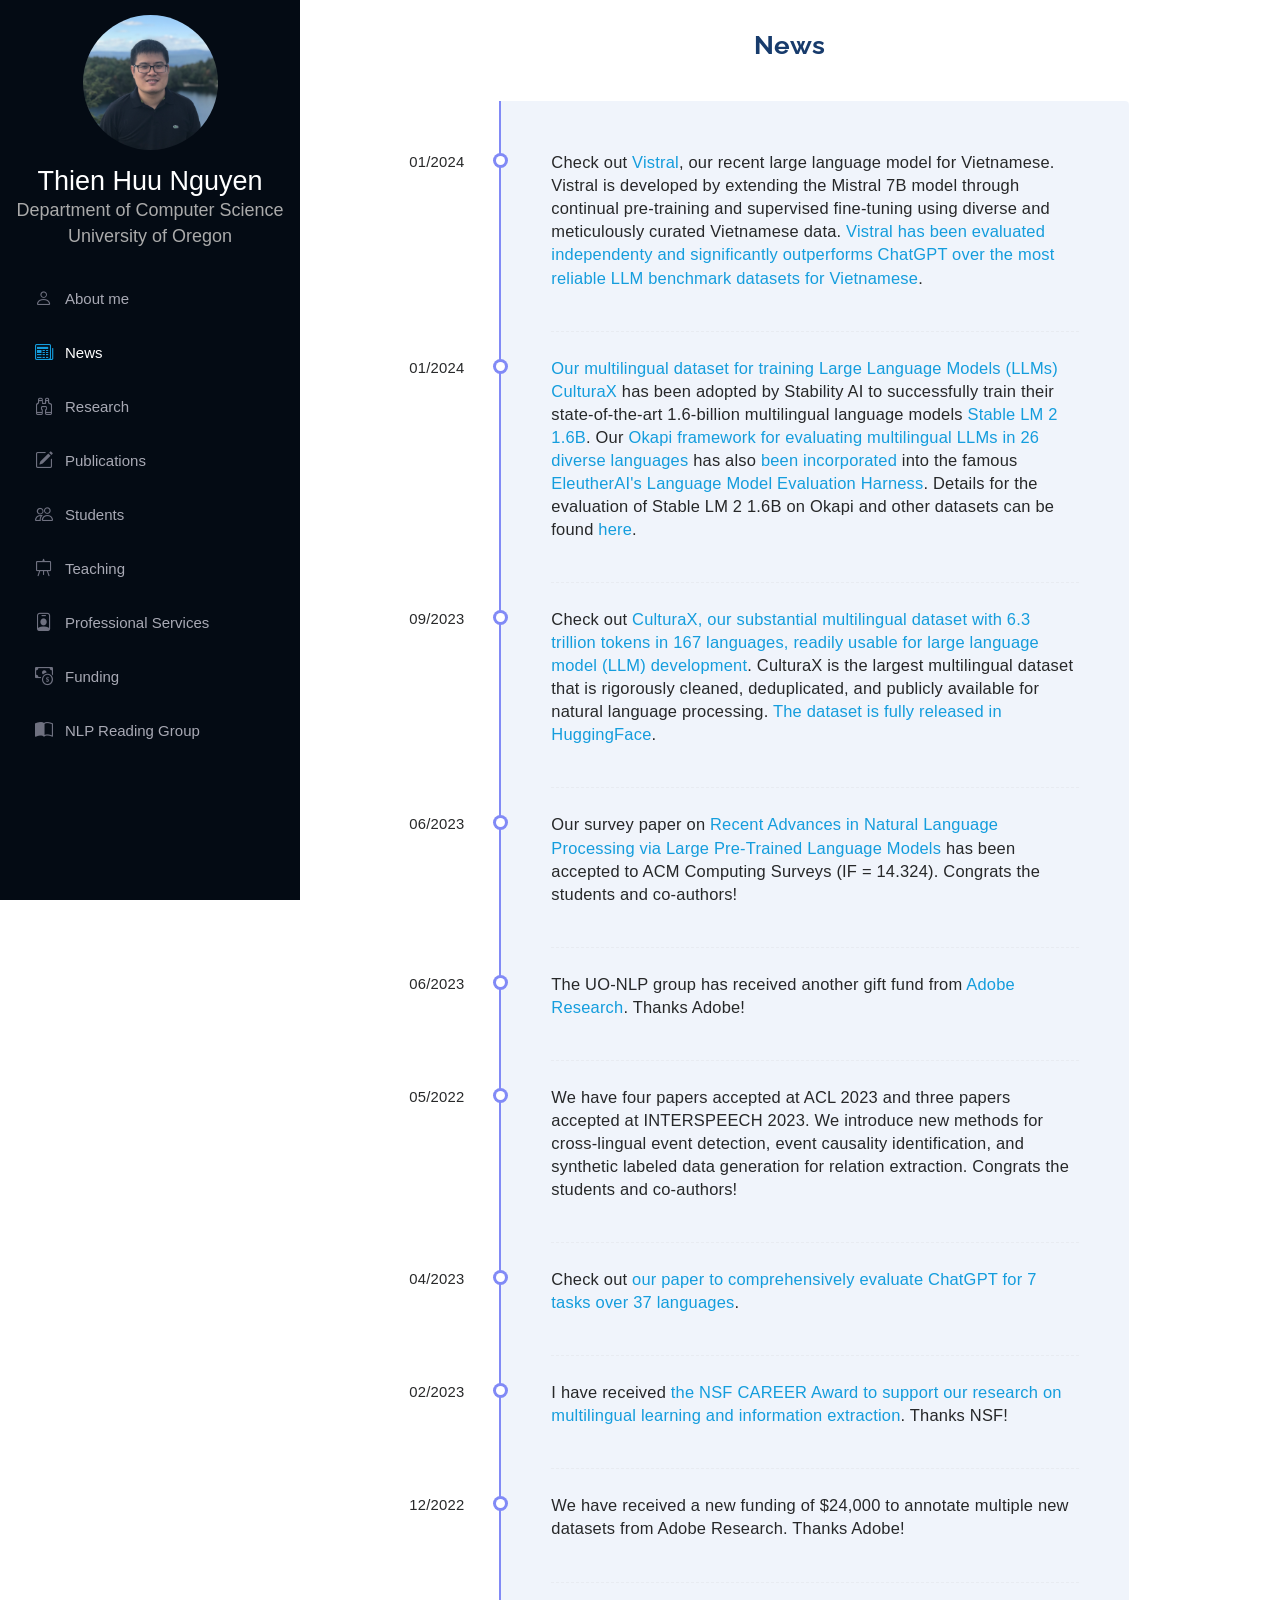
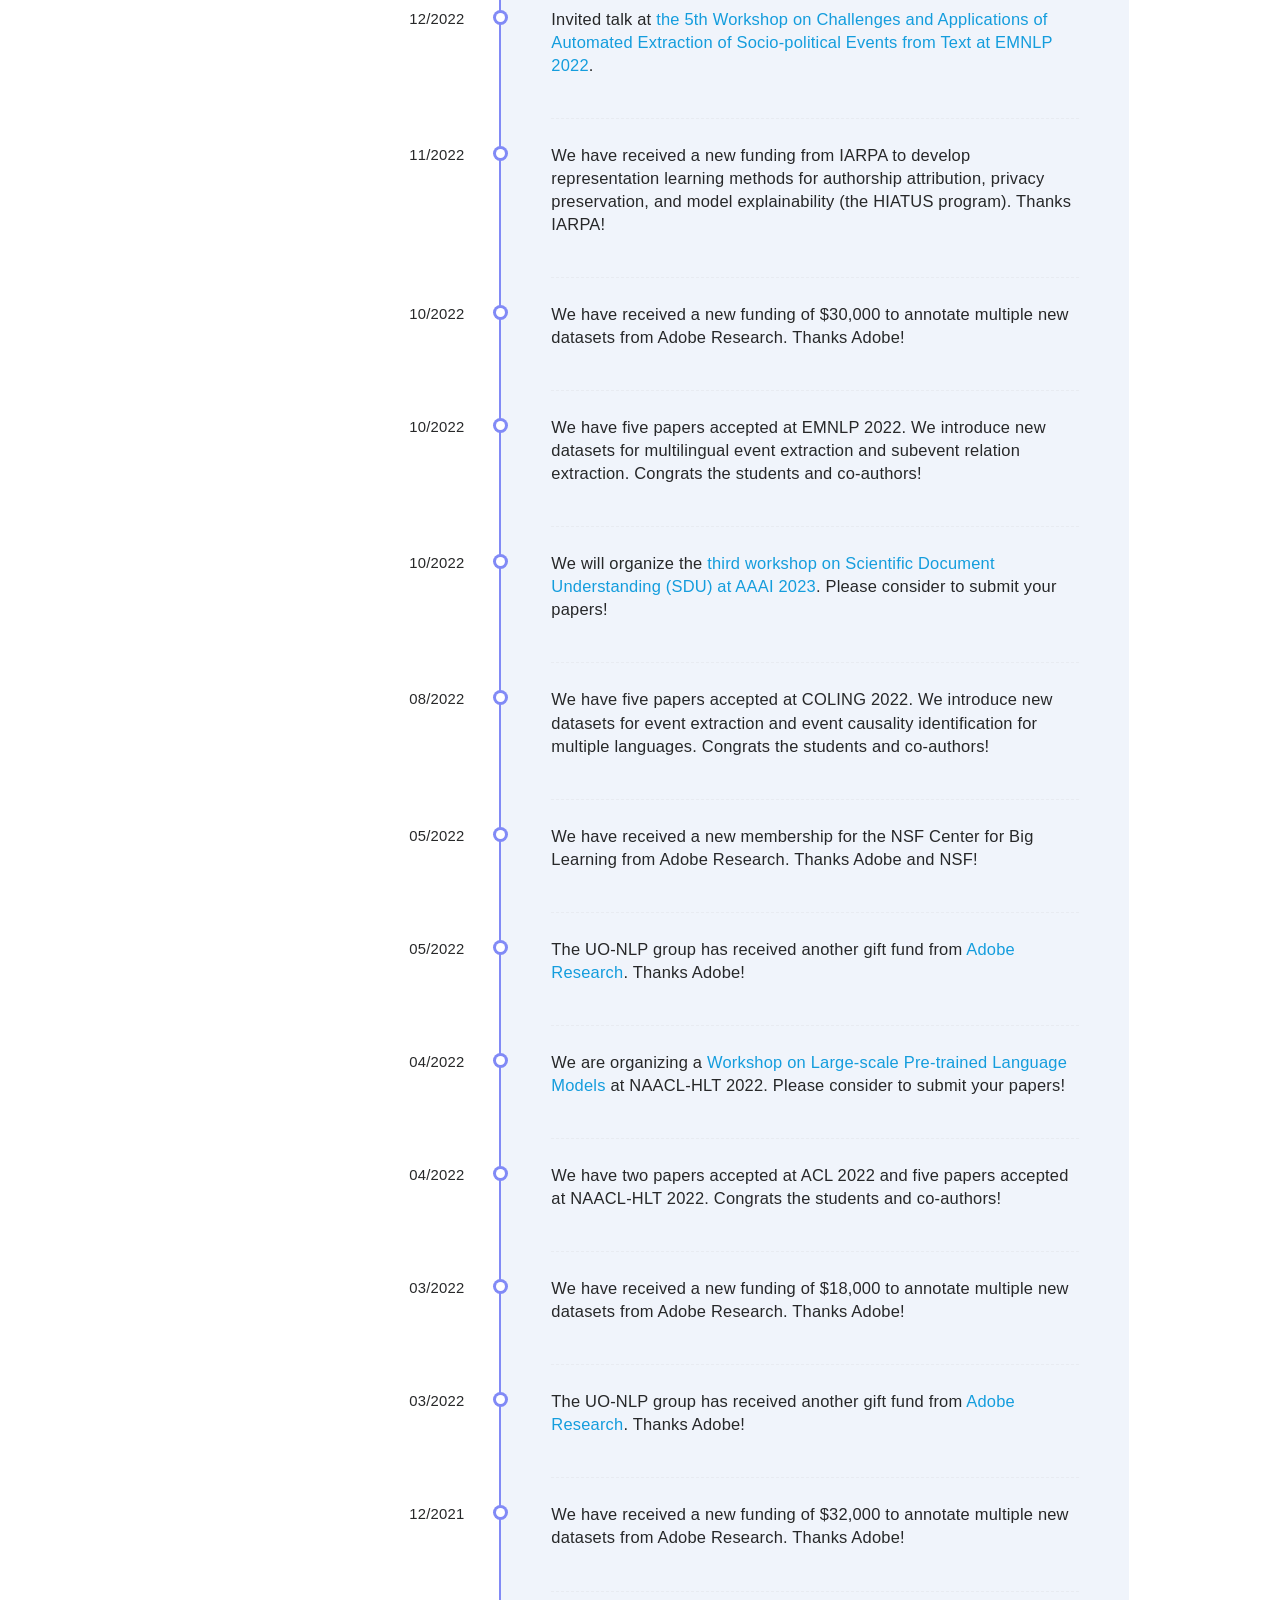
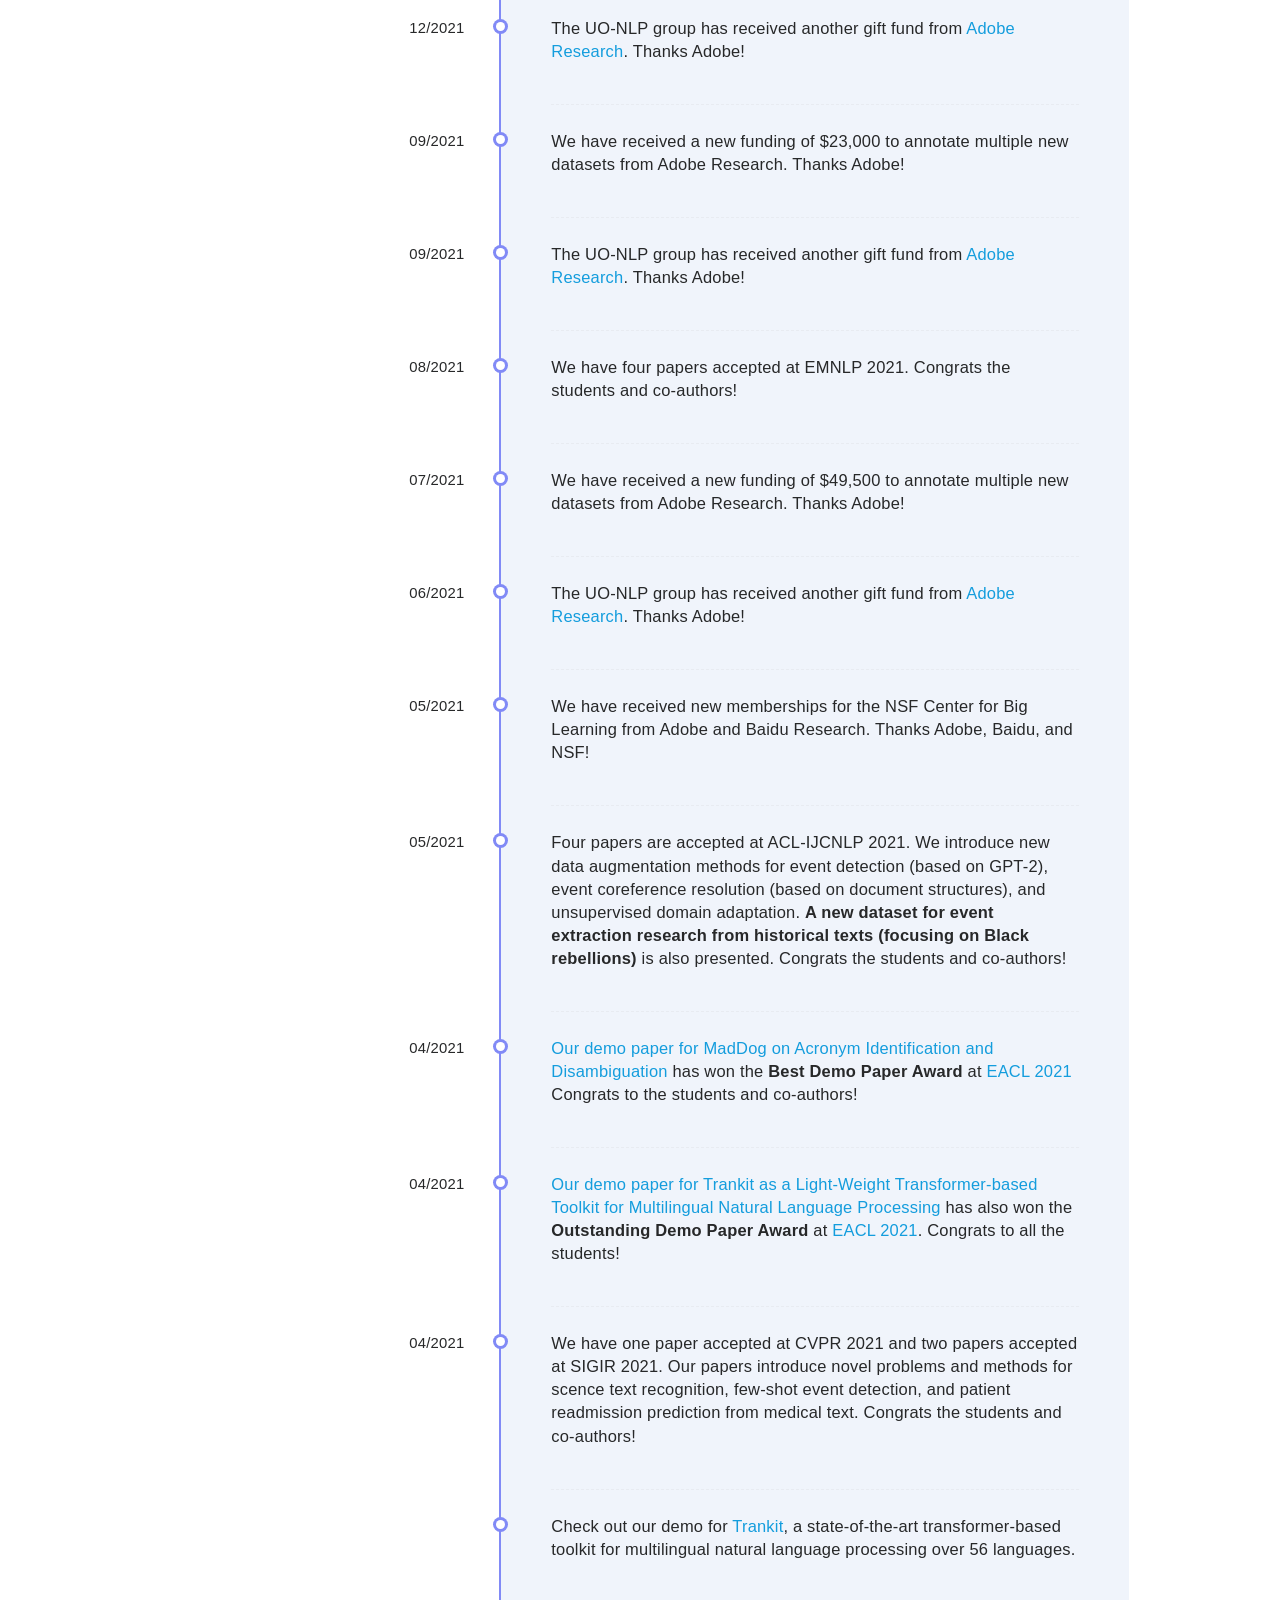
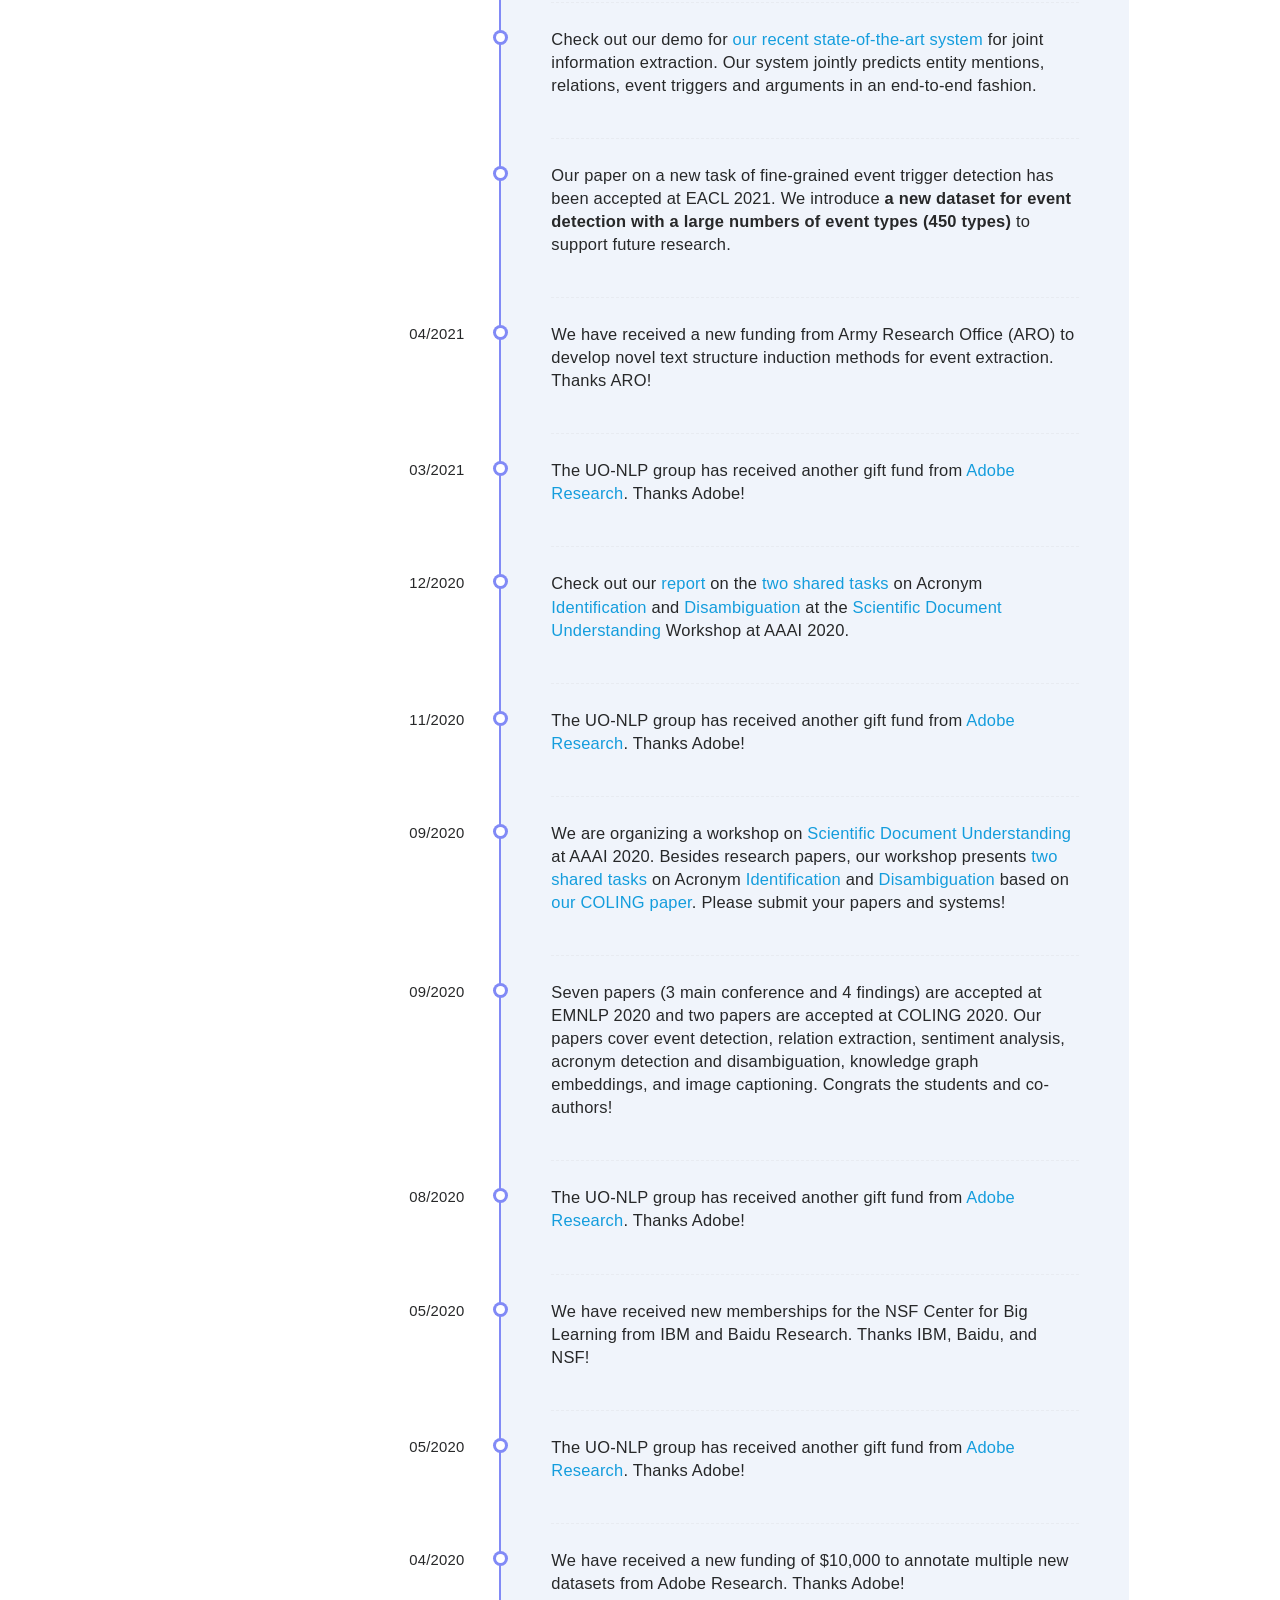
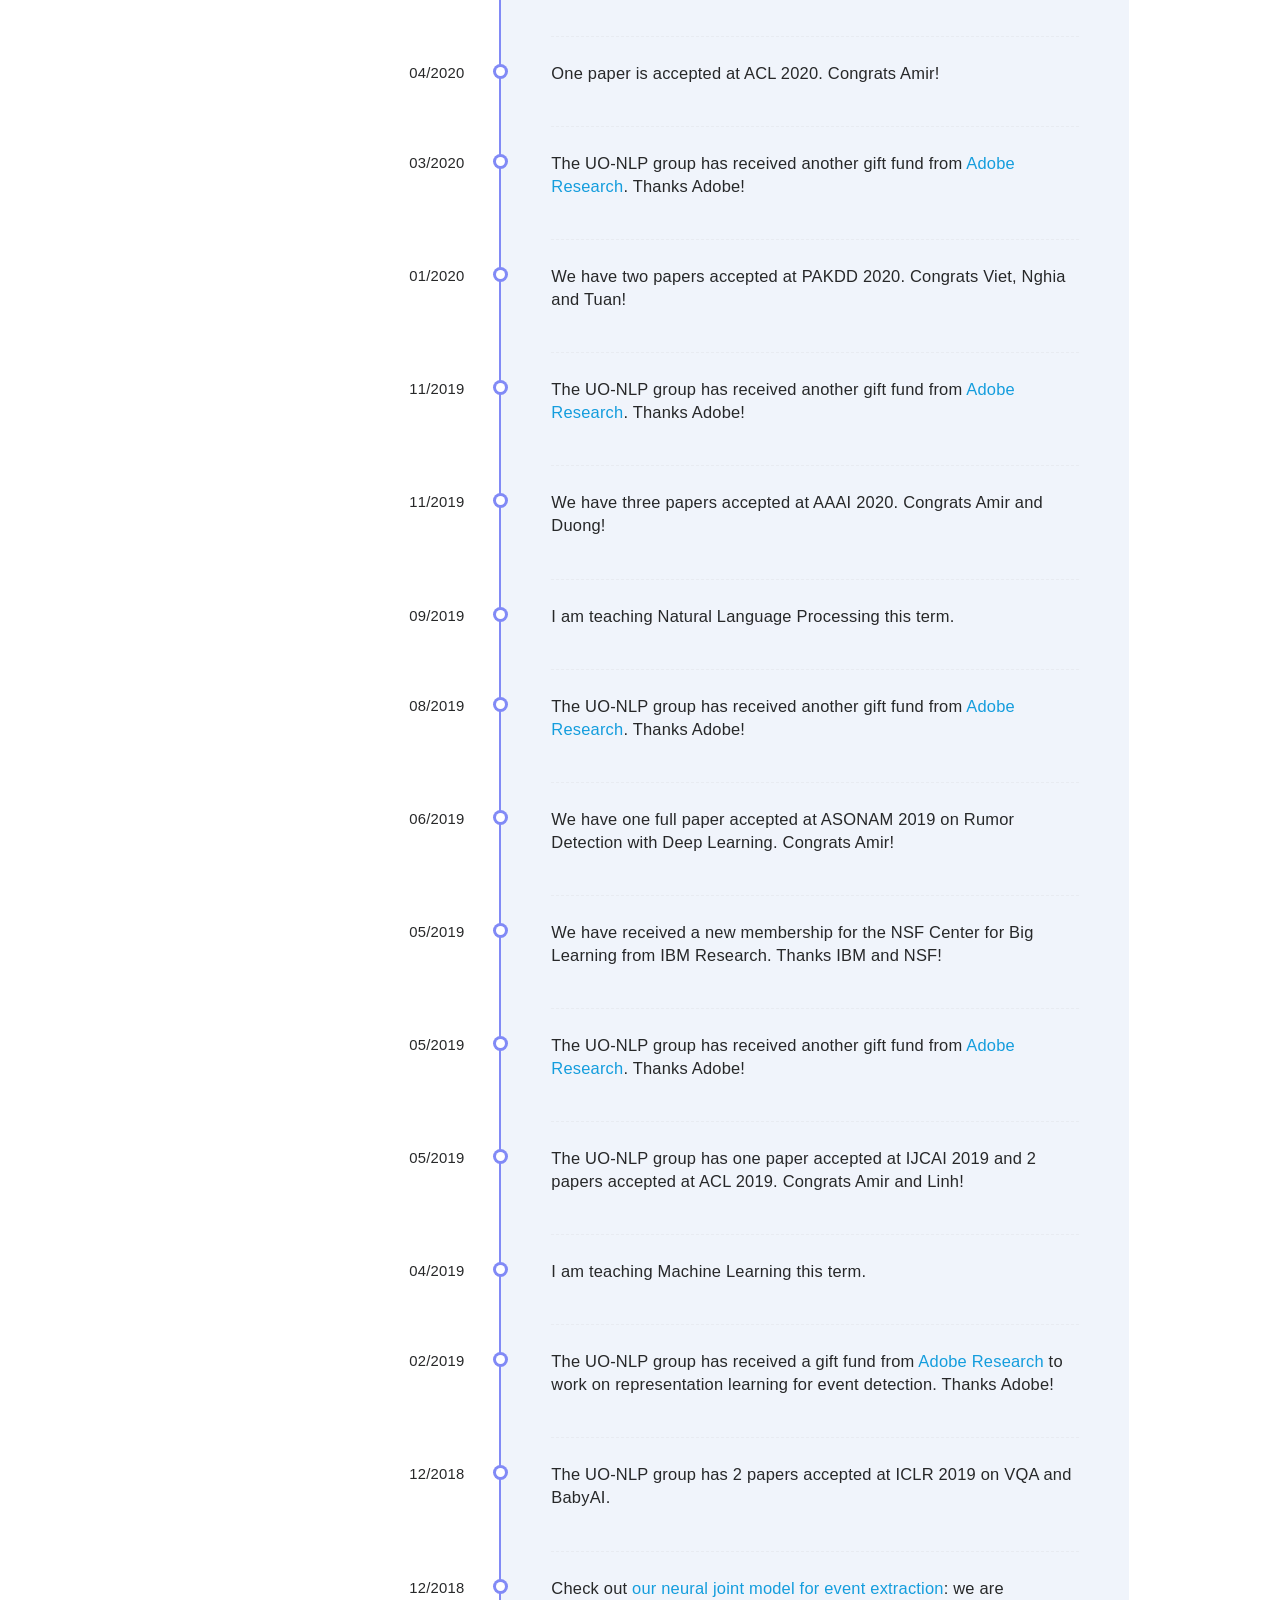
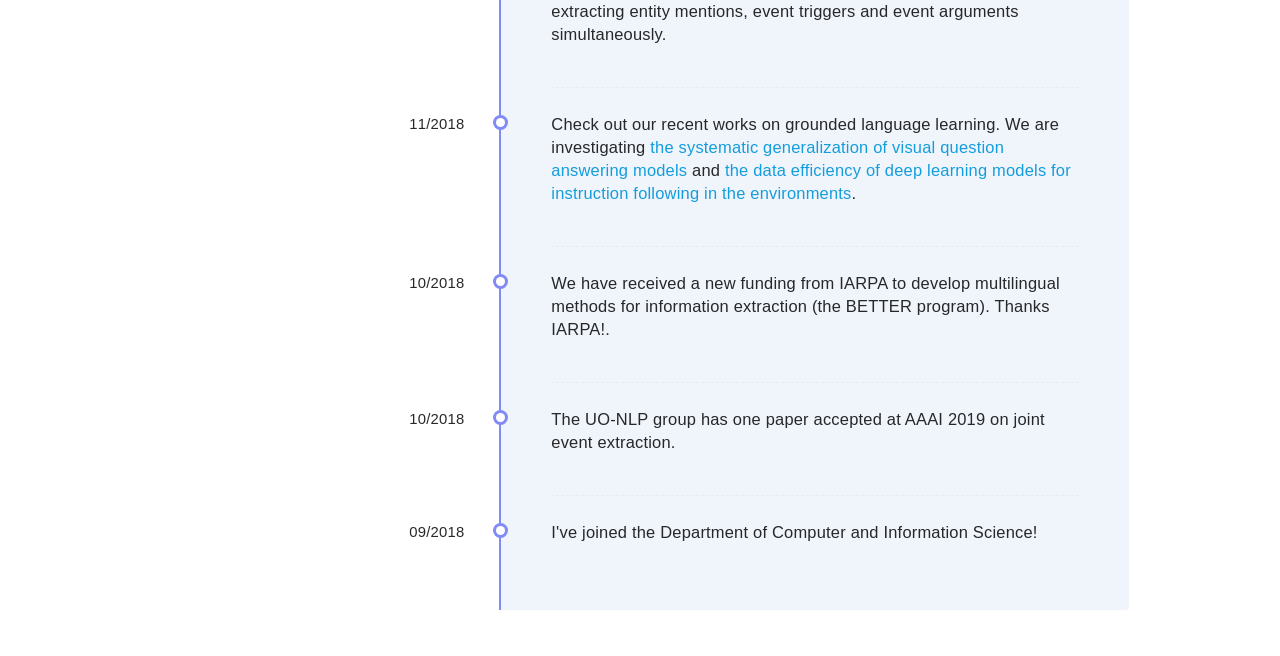
<file: news.html>
<!DOCTYPE html>
<html lang="en">

<head>
  <meta charset="utf-8">
  <meta content="width=device-width, initial-scale=1.0" name="viewport">

  <title>News (Thien Huu Nguyen)</title>
  <meta content="Thien Huu Nguyen" name="description">
  <meta content="Thien Huu Nguyen, Thien Huu Nguyen Oregon, Oregon University, University of Oregon, Computer Science, CS Professor, NLP Professor, Natural Language Processing, AI, Artificial Intelligence, ML, Machine Learning, Deep learning, Machine Learning, NLP Teaching" name="keywords">


  <!-- Favicons -->

  <!-- Google Fonts -->
  <link href="https://fonts.googleapis.com/css?family=Open+Sans:300,300i,400,400i,600,600i,700,700i|Raleway:300,300i,400,400i,500,500i,600,600i,700,700i|Poppins:300,300i,400,400i,500,500i,600,600i,700,700i" rel="stylesheet">

  <!-- Vendor CSS Files -->
  <link href="assets/vendor/aos/aos.css" rel="stylesheet">
  <link href="assets/vendor/bootstrap/css/bootstrap.min.css" rel="stylesheet">
  <link href="assets/vendor/bootstrap-icons/bootstrap-icons.css" rel="stylesheet">
  
  <link href="assets/vendor/glightbox/css/glightbox.min.css" rel="stylesheet">
  <link href="assets/vendor/swiper/swiper-bundle.min.css" rel="stylesheet">


  <!-- Template Main CSS File -->
  <link href="assets/css/style.css" rel="stylesheet">
  <link href="assets/css/style_1.css" rel="stylesheet">
  <link href="assets/css/news.css" rel="stylesheet">


  <!-- =======================================================
  * Template Name: iPortfolio - v3.9.1
  * Template URL: https://bootstrapmade.com/iportfolio-bootstrap-portfolio-websites-template/
  * Author: BootstrapMade.com
  * License: https://bootstrapmade.com/license/
  ======================================================== -->
</head>

<body>

  <!-- ======= Mobile nav toggle button ======= -->
  <i class="bi bi-list mobile-nav-toggle d-xl-none"></i>

  <!-- ======= Header ======= -->
  <header id="header">
    <div class="d-flex flex-column">

      <div class="profile">
        <img src="assets/thien-img/thien.png" alt="" class="img-fluid rounded-circle">
        <h1><a href="index.html">Thien Huu Nguyen</a></h1>
        <p>
          Department of Computer Science
        </p>
        <p>
          University of Oregon
        </p>
        <!-- <div class="social-links mt-3 text-center">
          <a href="#" class="twitter"><i class="bx bxl-twitter"></i></a>
          <a href="#" class="facebook"><i class="bx bxl-facebook"></i></a>
          <a href="#" class="instagram"><i class="bx bxl-instagram"></i></a>
          <a href="#" class="google-plus"><i class="bx bxl-skype"></i></a>
          <a href="#" class="linkedin"><i class="bx bxl-linkedin"></i></a>
        </div> -->
      </div>

      <nav id="navbar" class="nav-menu navbar pt-lg-4">
        <ul>
          <!-- <li><a href="#hero" class="nav-link scrollto active"><i class="bx bx-home"></i> <span>Home</span></a></li> -->
          <li><a href="index.html" class="nav-link scrollto "><i class="bi bi-person"></i> <span>About me</span></a></li>
          <li><a href="news.html" class="nav-link active"><i class="bi bi-newspaper"></i> <span>News</span></a></li>
          <li><a href="index.html#research" class="nav-link scrollto"><i class="bi bi-binoculars"></i> <span>Research</span></a></li>
          <!-- <li><a href="#research" class="nav-link scrollto"><i class="bi bi-book"></i> <span>Research</span></a></li> -->
          <li><a href="publication.html" class="nav-link "><i class="bi bi-pencil-square"></i> <span>Publications</span></a></li>
          <li><a href="index.html#student" class="nav-link scrollto "><i class="bi bi-people"></i> <span>Students</span></a></li>
          <li><a href="index.html#teaching" class="nav-link scrollto "><i class="bi bi-easel"></i> <span>Teaching</span></a></li>
          <li><a href="index.html#service" class="nav-link scrollto "><i class="bi bi-person-badge"></i> <span>Professional Services </span></a></li>
          <li><a href="funding.html" class="nav-link "><i class="bi bi-cash-coin"></i> <span>Funding </span></a></li>
          <!-- <li><a href="http://nlp.uoregon.edu/" class="nav-link " target="_blank"><i class="bi bi-chat-square-text"></i> <span>NLP Group</span></a></li> -->
          <li><a href="https://anoperson.github.io/UONLP-ReadingGroup/" class="nav-link " target="_blank"><i class="bi bi-book-half"></i> <span>NLP Reading Group</span></a></li>

          
          
        </ul>
      </nav><!-- .nav-menu -->
    </div>
  </header><!-- End Header -->

  <!-- ======= Hero Section ======= -->
  <!-- <section id="hero" class="d-flex flex-column justify-content-center align-items-center">
    <div class="hero-container" data-aos="fade-in">
      <h1>Alex Smith</h1>
      <p>I'm <span class="typed" data-typed-items="Designer, Developer, Freelancer, Photographer"></span></p>
    </div>
  </section> --><!-- End Hero -->

  <main id="main">

    <!-- ======= News Section ======= -->
    <section id="news-section" class="news-section justify-content-center">
      <div class="container col-11 col-md-9 col-lg-8" data-aos="fade-up">
        <div class="section-title news-section-title row text-center">
          <h2>News</h2>
        </div>

        <div class="row justify-content-center">
                      
          <div class="ms-2 ms-md-5">
            <ul class="news-ul">
            
            	<li class="event" data-date="01/2024">
                	<p>Check out <a target="_blank" href="https://huggingface.co/Viet-Mistral/Vistral-7B-Chat">Vistral</a>, our recent large language model for Vietnamese. Vistral is developed by extending the Mistral 7B model through continual pre-training and supervised fine-tuning using diverse and meticulously curated Vietnamese data. <a target="_blank" href="https://vmlu.ai/leaderboard">Vistral has been evaluated independenty and significantly outperforms ChatGPT over the most reliable LLM benchmark datasets for Vietnamese</a>.</p>
              	</li>
              	
              	<li class="event" data-date="01/2024">
                	<p><a target="_blank" href="https://arxiv.org/abs/2309.09400">Our multilingual dataset for training Large Language Models (LLMs) CulturaX</a> has been adopted by Stability AI to successfully train their state-of-the-art 1.6-billion multilingual language models <a target="_blank" href="https://huggingface.co/stabilityai/stablelm-2-1_6b">Stable LM 2 1.6B</a>. Our <a target="_blank" href="https://aclanthology.org/2023.emnlp-demo.28.pdf">Okapi framework for evaluating multilingual LLMs in 26 diverse languages</a> has also <a target="_blank" href="https://github.com/EleutherAI/lm-evaluation-harness/tree/4477d572d5c2dc5f2ee903ab7e3c1fdda835af15/lm_eval/tasks/okapi/hellaswag_multilingual">been incorporated</a> into the famous <a target="_blank" href="https://github.com/EleutherAI/lm-evaluation-harness/">EleutherAI's Language Model Evaluation Harness</a>. Details for the evaluation of Stable LM 2 1.6B on Okapi and other datasets can be found <a target="_blank" href="https://stability.ai/news/introducing-stable-lm-2">here</a>.</p>
              	</li>
                       
            	<li class="event" data-date="09/2023">
                    <p>Check out <a target="_blank" href="https://arxiv.org/abs/2309.09400">CulturaX, our substantial multilingual dataset with 6.3 trillion tokens in 167 languages, readily usable for large language model (LLM) development</a>. CulturaX is the largest multilingual dataset that is rigorously cleaned, deduplicated, and publicly available for natural language processing. <a target="_blank" href="https://huggingface.co/datasets/uonlp/CulturaX">The dataset is fully released in HuggingFace</a>.</p>
                </li>
            
            	<li class="event" data-date="06/2023">
                    <p>Our survey paper on <a target="_blank" href="https://arxiv.org/pdf/2111.01243.pdf">Recent Advances in Natural Language Processing via Large Pre-Trained Language Models</a> has been accepted to ACM Computing Surveys (IF = 14.324). Congrats the students and co-authors!</p>
                </li>
            
            	<li class="event" data-date="06/2023">
                  <p>The UO-NLP group has received another gift fund from <a target="_blank" href="https://research.adobe.com/">Adobe Research</a>. Thanks Adobe!</p>
                </li>
                
                <li class="event" data-date="05/2022">
                    <p>We have four papers accepted at ACL 2023 and three papers accepted at INTERSPEECH 2023. We introduce new methods for cross-lingual event detection, event causality identification, and synthetic labeled data generation for relation extraction. Congrats the students and co-authors!</p>
                </li>
            
            	<li class="event" data-date="04/2023">
                <p>Check out <a target="_blank" href="https://arxiv.org/pdf/2304.05613.pdf">our paper to comprehensively evaluate ChatGPT for 7 tasks over 37 languages</a>.</p>
                </li>
            
            	<li class="event" data-date="02/2023">
                <p>I have received <a target="_blank" href="https://www.nsf.gov/awardsearch/showAward?AWD_ID=2239570">the NSF CAREER Award to support our research on multilingual learning and information extraction</a>. Thanks NSF!</p>
                </li>
            
            	<li class="event" data-date="12/2022">
                  <p>We have received a new funding of $24,000 to annotate multiple new datasets from Adobe Research. Thanks Adobe!</p>
                </li>
            
            	<li class="event" data-date="12/2022">
                    <p>Invited talk at <a target="_blank" href="https://emw.ku.edu.tr/case-2022/">the 5th Workshop on Challenges and Applications of Automated Extraction of Socio-political Events from Text at EMNLP 2022</a>.</p>
                </li>
            
            	<li class="event" data-date="11/2022">
                    <p>We have received a new funding from IARPA to develop representation learning methods for authorship attribution, privacy preservation, and model explainability (the HIATUS program). Thanks IARPA!</p>
                </li>
                
                <li class="event" data-date="10/2022">
                  <p>We have received a new funding of $30,000 to annotate multiple new datasets from Adobe Research. Thanks Adobe!</p>
                </li>
            
                <li class="event" data-date="10/2022">
                    <p>We have five papers accepted at EMNLP 2022. We introduce new datasets for multilingual event extraction and subevent relation extraction. Congrats the students and co-authors!</p>
                </li>
                
                <li class="event" data-date="10/2022">
                    <p>We will organize the <a target="_blank" href="https://sites.google.com/view/sdu-aaai23">third workshop on Scientific Document Understanding (SDU) at AAAI 2023</a>. Please consider to submit your papers!</p>
                </li>
                
                <li class="event" data-date="08/2022">
                    <p>We have five papers accepted at COLING 2022. We introduce new datasets for event extraction and event causality identification for multiple languages. Congrats the students and co-authors!</p>
                </li>
                
                <li class="event" data-date="05/2022">
                  <p>We have received a new membership for the NSF Center for Big Learning from Adobe Research. Thanks Adobe and NSF!</p>
                </li>
                
                <li class="event" data-date="05/2022">
                  <p>The UO-NLP group has received another gift fund from <a target="_blank" href="https://research.adobe.com/">Adobe Research</a>. Thanks Adobe!</p>
                </li>
                
                <li class="event" data-date="04/2022">
                    <p>We are organizing a <a target="_blank" href="https://sites.google.com/view/lplm22/home">Workshop on Large-scale Pre-trained Language Models</a> at NAACL-HLT 2022. Please consider to submit your papers!</p>
                </li>
                
                <li class="event" data-date="04/2022">
                    <p>We have two papers accepted at ACL 2022 and five papers accepted at NAACL-HLT 2022. Congrats the students and co-authors!</p>
                </li>
                
                <li class="event" data-date="03/2022">
                  <p>We have received a new funding of $18,000 to annotate multiple new datasets from Adobe Research. Thanks Adobe!</p>
                </li>
                
                <li class="event" data-date="03/2022">
                  <p>The UO-NLP group has received another gift fund from <a target="_blank" href="https://research.adobe.com/">Adobe Research</a>. Thanks Adobe!</p>
                </li>
                
                <li class="event" data-date="12/2021">
                  <p>We have received a new funding of $32,000 to annotate multiple new datasets from Adobe Research. Thanks Adobe!</p>
                </li>
                
                <li class="event" data-date="12/2021">
                  <p>The UO-NLP group has received another gift fund from <a target="_blank" href="https://research.adobe.com/">Adobe Research</a>. Thanks Adobe!</p>
                </li>
                
                <li class="event" data-date="09/2021">
                  <p>We have received a new funding of $23,000 to annotate multiple new datasets from Adobe Research. Thanks Adobe!</p>
                </li>
                
                <li class="event" data-date="09/2021">
                  <p>The UO-NLP group has received another gift fund from <a target="_blank" href="https://research.adobe.com/">Adobe Research</a>. Thanks Adobe!</p>
                </li>

                <li class="event" data-date="08/2021">
                  <p>We have four papers accepted at EMNLP 2021. Congrats the students and co-authors!</p>
                </li>
                
                <li class="event" data-date="07/2021">
                  <p>We have received a new funding of $49,500 to annotate multiple new datasets from Adobe Research. Thanks Adobe!</p>
                </li>
                
                <li class="event" data-date="06/2021">
                  <p>The UO-NLP group has received another gift fund from <a target="_blank" href="https://research.adobe.com/">Adobe Research</a>. Thanks Adobe!</p>
                </li>
                
                <li class="event" data-date="05/2021">
                  <p>We have received new memberships for the NSF Center for Big Learning from Adobe and Baidu Research. Thanks Adobe, Baidu, and NSF!</p>
                </li>

                <li class="event" data-date="05/2021">
                  <p>Four papers are accepted at ACL-IJCNLP 2021. We introduce new data augmentation methods for event detection (based on GPT-2), event coreference resolution (based on document structures), and unsupervised domain adaptation. <b>A new dataset for event extraction research from historical texts (focusing on Black rebellions)</b> is also presented. Congrats the students and co-authors!</p>
                </li>

                <li class="event" data-date="04/2021">
                  <p><a target="_blank" href="https://aclanthology.org/2021.eacl-demos.20.pdf">Our demo paper for MadDog on Acronym Identification and Disambiguation</a> has won the <b>Best Demo Paper Award</b> at <a target="_black" href="https://2021.eacl.org/">EACL 2021</a> Congrats to the students and co-authors!</p>
                </li>

                <li class="event" data-date="04/2021">
                  <p><a target="_blank" href="https://aclanthology.org/2021.eacl-demos.10.pdf">Our demo paper for Trankit as a Light-Weight Transformer-based Toolkit for Multilingual Natural Language Processing</a> has also won the <b>Outstanding Demo Paper Award</b> at <a target="_black" href="https://2021.eacl.org/">EACL 2021</a>. Congrats to all the students!</p>
                </li>

                <li class="event" data-date="04/2021">
                  <p>We have one paper accepted at CVPR 2021 and two papers accepted at SIGIR 2021. Our papers introduce novel problems and methods for scence text recognition, few-shot event detection, and patient readmission prediction from medical text. Congrats the students and co-authors!</p>
                </li>

                <li class="event" data-date="">
                  <p>Check out our demo for <a target="_blank" href="http://nlp.uoregon.edu/trankit">Trankit</a>, a state-of-the-art transformer-based toolkit for multilingual natural language processing over 56 languages.</p>
                </li>

                <li class="event" data-date="">
                  <p>Check out our demo for <a target="_blank" href="http://nlp.uoregon.edu/fourie">our recent state-of-the-art system</a> for joint information extraction. Our system jointly predicts entity mentions, relations, event triggers and arguments in an end-to-end fashion.</p>
                </li>

                <li class="event" data-date="">
                  <p>Our paper on a new task of fine-grained event trigger detection has been accepted at EACL 2021. We introduce <strong>a new dataset for event detection with a large numbers of event types (450 types)</strong> to support future research.</p>
                </li>
                
                <li class="event" data-date="04/2021">
                  <p>We have received a new funding from Army Research Office (ARO) to develop novel text structure induction methods for event extraction. Thanks ARO!</p>
                </li>
                
                <li class="event" data-date="03/2021">
                  <p>The UO-NLP group has received another gift fund from <a target="_blank" href="https://research.adobe.com/">Adobe Research</a>. Thanks Adobe!</p>
                </li>

                <li class="event" data-date="12/2020">
                  <p>Check out our <a target="_blank" href="https://arxiv.org/pdf/2012.11760.pdf">report</a> on the <a target="_blank" href="https://sites.google.com/view/sdu-aaai21/shared-task?authuser=0">two shared tasks</a> on Acronym <a target="_blank" href="https://github.com/amirveyseh/AAAI-21-SDU-shared-task-1-AI">Identification</a> and <a target="_blank" href="https://github.com/amirveyseh/AAAI-21-SDU-shared-task-2-AD">Disambiguation</a> at the <a target="_blank" href="https://sites.google.com/view/sdu-aaai21/home">Scientific Document Understanding</a> Workshop at AAAI 2020.</p>
                </li>
                
                <li class="event" data-date="11/2020">
                  <p>The UO-NLP group has received another gift fund from <a target="_blank" href="https://research.adobe.com/">Adobe Research</a>. Thanks Adobe!</p>
                </li>

                <li class="event" data-date="09/2020">
                  <p>We are organizing a workshop on <a target="_blank" href="https://sites.google.com/view/sdu-aaai21/home">Scientific Document Understanding</a> at AAAI 2020. Besides research papers, our workshop presents <a target="_blank" href="https://sites.google.com/view/sdu-aaai21/shared-task?authuser=0">two shared tasks</a> on Acronym <a target="_blank" href="https://github.com/amirveyseh/AAAI-21-SDU-shared-task-1-AI">Identification</a> and <a target="_blank" href="https://github.com/amirveyseh/AAAI-21-SDU-shared-task-2-AD">Disambiguation</a> based on <a target="_blank" href="https://arxiv.org/pdf/2010.14678.pdf">our COLING paper</a>. Please submit your papers and systems!</p>
                </li>

                <li class="event" data-date="09/2020">
                  <p>Seven papers (3 main conference and 4 findings) are accepted at EMNLP 2020 and two papers are accepted at COLING 2020. Our papers cover event detection, relation extraction, sentiment analysis, acronym detection and disambiguation, knowledge graph embeddings, and image captioning. Congrats the students and co-authors!</p>
                </li>
                
                <li class="event" data-date="08/2020">
                  <p>The UO-NLP group has received another gift fund from <a target="_blank" href="https://research.adobe.com/">Adobe Research</a>. Thanks Adobe!</p>
                </li>
                
                <li class="event" data-date="05/2020">
                  <p>We have received new memberships for the NSF Center for Big Learning from IBM and Baidu Research. Thanks IBM, Baidu, and NSF!</p>
                </li>
                
                <li class="event" data-date="05/2020">
                  <p>The UO-NLP group has received another gift fund from <a target="_blank" href="https://research.adobe.com/">Adobe Research</a>. Thanks Adobe!</p>
                </li>
                
                <li class="event" data-date="04/2020">
                  <p>We have received a new funding of $10,000 to annotate multiple new datasets from Adobe Research. Thanks Adobe!</p>
                </li>

                <li class="event" data-date="04/2020">
                  <p>One paper is accepted at ACL 2020. Congrats Amir!</p>
                </li>
                
                <li class="event" data-date="03/2020">
                  <p>The UO-NLP group has received another gift fund from <a target="_blank" href="https://research.adobe.com/">Adobe Research</a>. Thanks Adobe!</p>
                </li>

                <li class="event" data-date="01/2020">
                  <p>We have two papers accepted at PAKDD 2020. Congrats Viet, Nghia and Tuan!</p>
                </li>
                
                <li class="event" data-date="11/2019">
                  <p>The UO-NLP group has received another gift fund from <a target="_blank" href="https://research.adobe.com/">Adobe Research</a>. Thanks Adobe!</p>
                </li>

                <li class="event" data-date="11/2019">
                  <p> We have three papers accepted at AAAI 2020. Congrats Amir and Duong!</p>
                </li>

                <li class="event" data-date="09/2019">
                  <!-- <p>I am teaching <a target="_blank" href="https://classes.cs.uoregon.edu/19F/cis410nlp/">Natural Language Processing</a> this term.</p> -->
                  <p>I am teaching Natural Language Processing this term.</p>
                </li>

                <li class="event" data-date="08/2019">
                  <p>The UO-NLP group has received another gift fund from <a target="_blank" href="https://research.adobe.com/">Adobe Research</a>. Thanks Adobe!</p>
                </li>

                <li class="event" data-date="06/2019">
                  <p>We have one full paper accepted at ASONAM 2019 on Rumor Detection with Deep Learning. Congrats Amir!</p>
                </li>
                
                <li class="event" data-date="05/2019">
                  <p>We have received a new membership for the NSF Center for Big Learning from IBM Research. Thanks IBM and NSF!</p>
                </li>

                <li class="event" data-date="05/2019">
                  <p>The UO-NLP group has received another gift fund from <a target="_blank" href="https://research.adobe.com/">Adobe Research</a>. Thanks Adobe!</p>
                </li>

                <li class="event" data-date="05/2019">
                  <p>The UO-NLP group has one paper accepted at IJCAI 2019 and 2 papers accepted at ACL 2019. Congrats Amir and Linh!</p>
                </li>

                <li class="event" data-date="04/2019">
                  <!-- <p>I am teaching <a target="_blank" href="https://classes.cs.uoregon.edu/19S/cis472/">Machine Learning</a> this term.</p> -->
                  <p>I am teaching Machine Learning this term.</p>
                </li>

                <li class="event" data-date="02/2019">
                  <p>The UO-NLP group has received a gift fund from <a target="_blank" href="https://research.adobe.com/">Adobe Research</a> to work on representation learning for event detection. Thanks Adobe!</p>
                </li>

                <li class="event" data-date="12/2018">
                  <p>The UO-NLP group has 2 papers accepted at ICLR 2019 on VQA and BabyAI.</p>
                </li>

                <li class="event" data-date="12/2018">
                  <p>Check out <a target="_blank" href="https://arxiv.org/pdf/1812.00195.pdf">our neural joint model for event extraction</a>: we are extracting entity mentions, event triggers and event arguments simultaneously.</p>
                </li>

                <li class="event" data-date="11/2018">
                  <p>Check out our recent works on grounded language learning. We are investigating <a target="_blank" href="https://arxiv.org/pdf/1811.12889.pdf">the systematic generalization of visual question answering models</a> and <a target="_blank" href="https://arxiv.org/pdf/1810.08272.pdf">the data efficiency of deep learning models for instruction following in the environments</a>.</p>
                </li>
                
                <li class="event" data-date="10/2018">
                  <p>We have received a new funding from IARPA to develop multilingual methods for information extraction (the BETTER program). Thanks IARPA!.</p>
                </li>

                <li class="event" data-date="10/2018">
                  <p>The UO-NLP group has one paper accepted at AAAI 2019 on joint event extraction.</p>
                </li>

                <li class="event" data-date="09/2018">
                  <p>I've joined the Department of Computer and Information Science!</p>
                </li>

                
            </ul>
          </div>
                    
        </div>
      </div>
    </section><!-- End News Section -->

    
    

  </main><!-- End #main -->

  <!-- ======= Footer ======= -->
  <!-- <footer id="footer">
    <div class="container">
      <div class="copyright">
        &copy; Copyright <strong><span>iPortfolio</span></strong>
      </div>
      <div class="credits">
       
        Designed by <a href="https://bootstrapmade.com/">BootstrapMade</a>
      </div>
    </div>
  </footer> -->
  <!-- End  Footer -->

  <a href="#" class="back-to-top d-flex align-items-center justify-content-center"><i class="bi bi-arrow-up-short"></i></a>

  <!-- Vendor JS Files -->
  <script src="assets/vendor/purecounter/purecounter_vanilla.js"></script>
  <script src="assets/vendor/aos/aos.js"></script>
  <script src="assets/vendor/bootstrap/js/bootstrap.bundle.min.js"></script>
  <script src="assets/vendor/glightbox/js/glightbox.min.js"></script>
  <script src="assets/vendor/isotope-layout/isotope.pkgd.min.js"></script>
  <script src="assets/vendor/swiper/swiper-bundle.min.js"></script>
  
  
  

  

  <!-- Template Main JS File -->
  <script src="assets/js/main.js"></script>

</body>

</html>
</file>
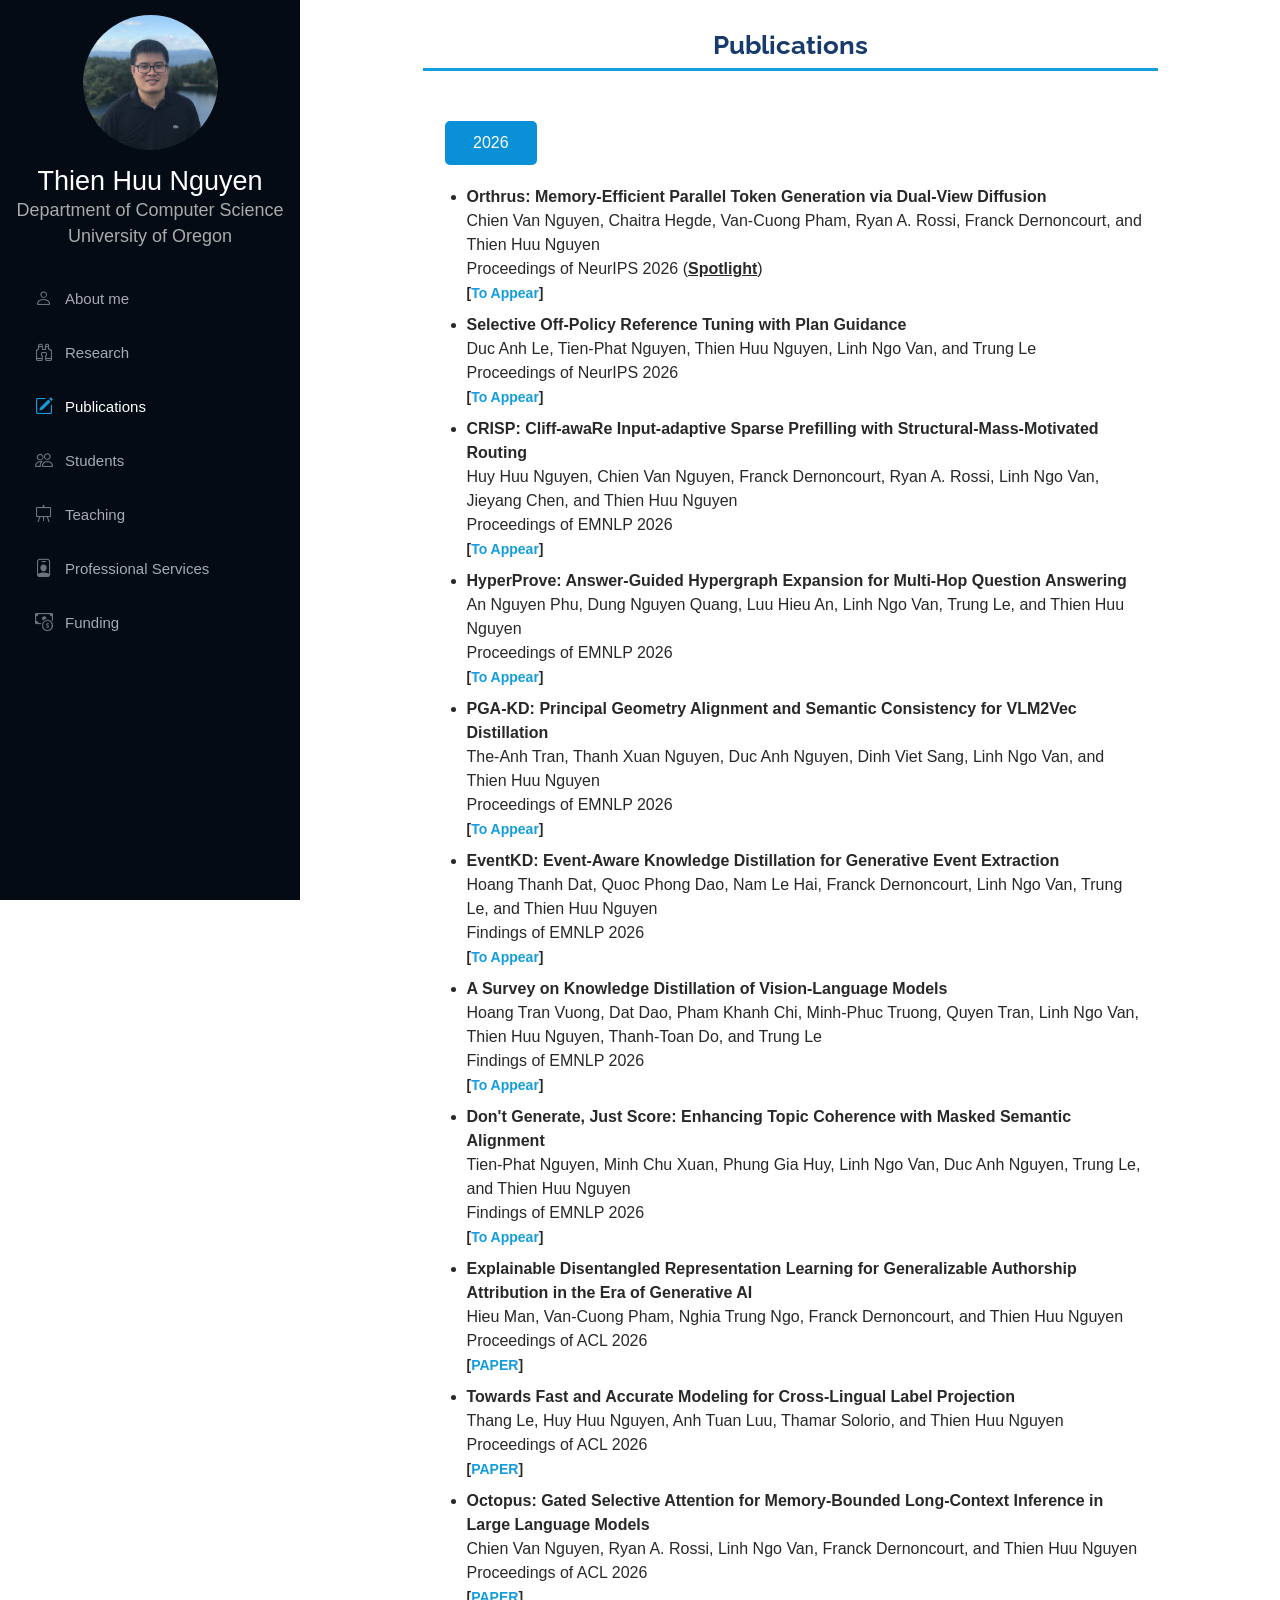
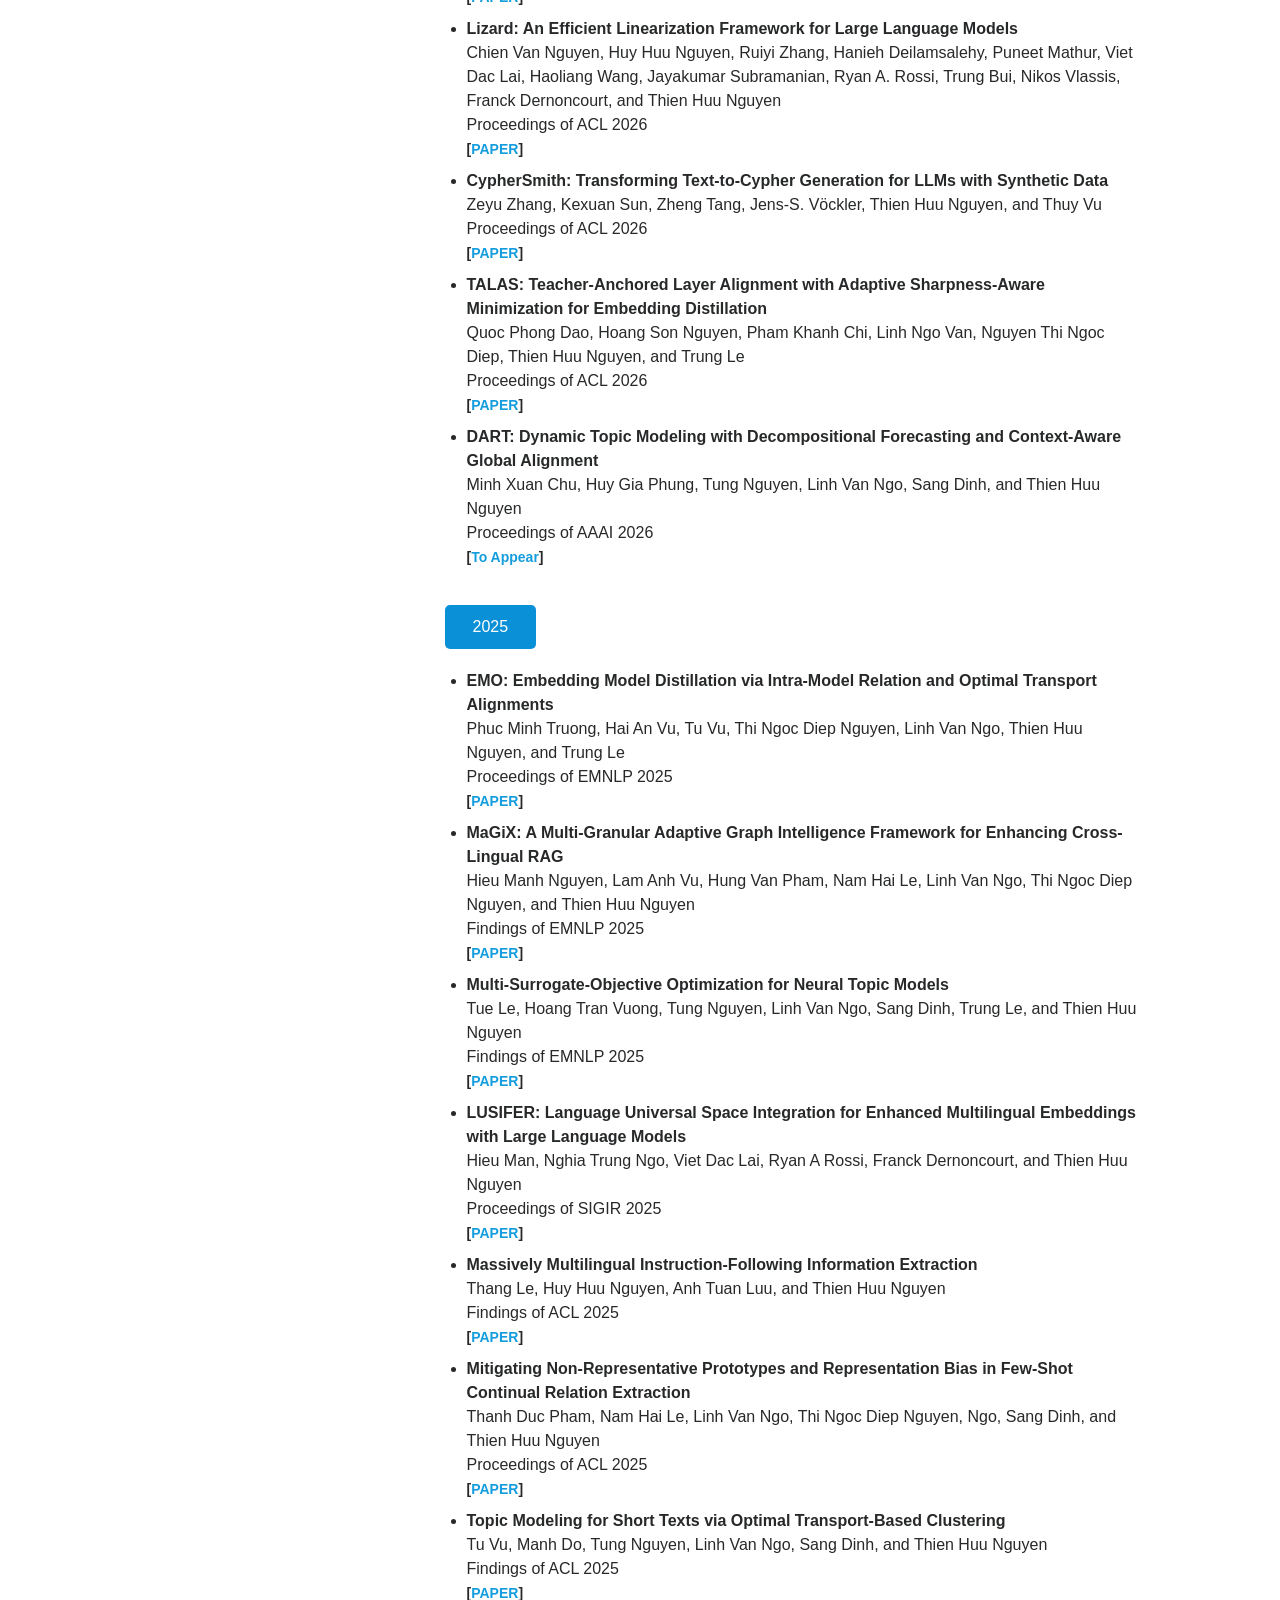
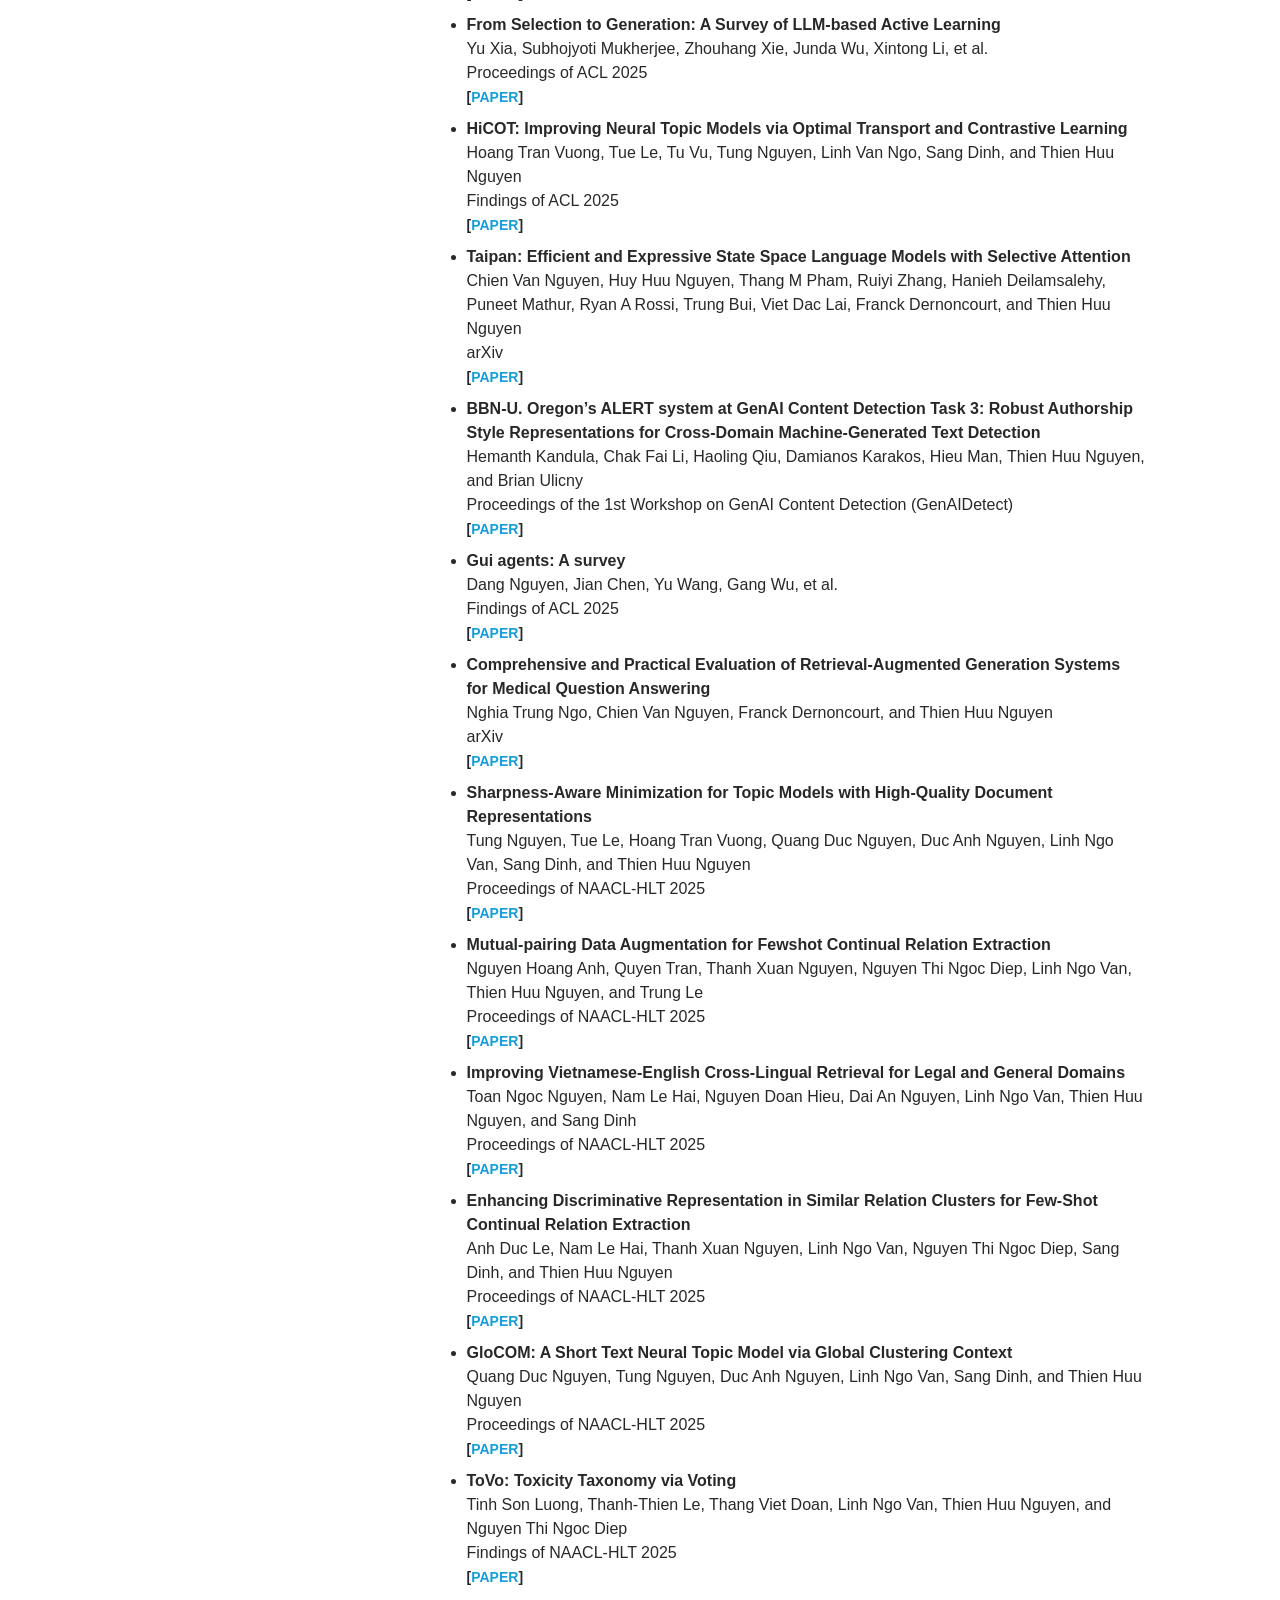
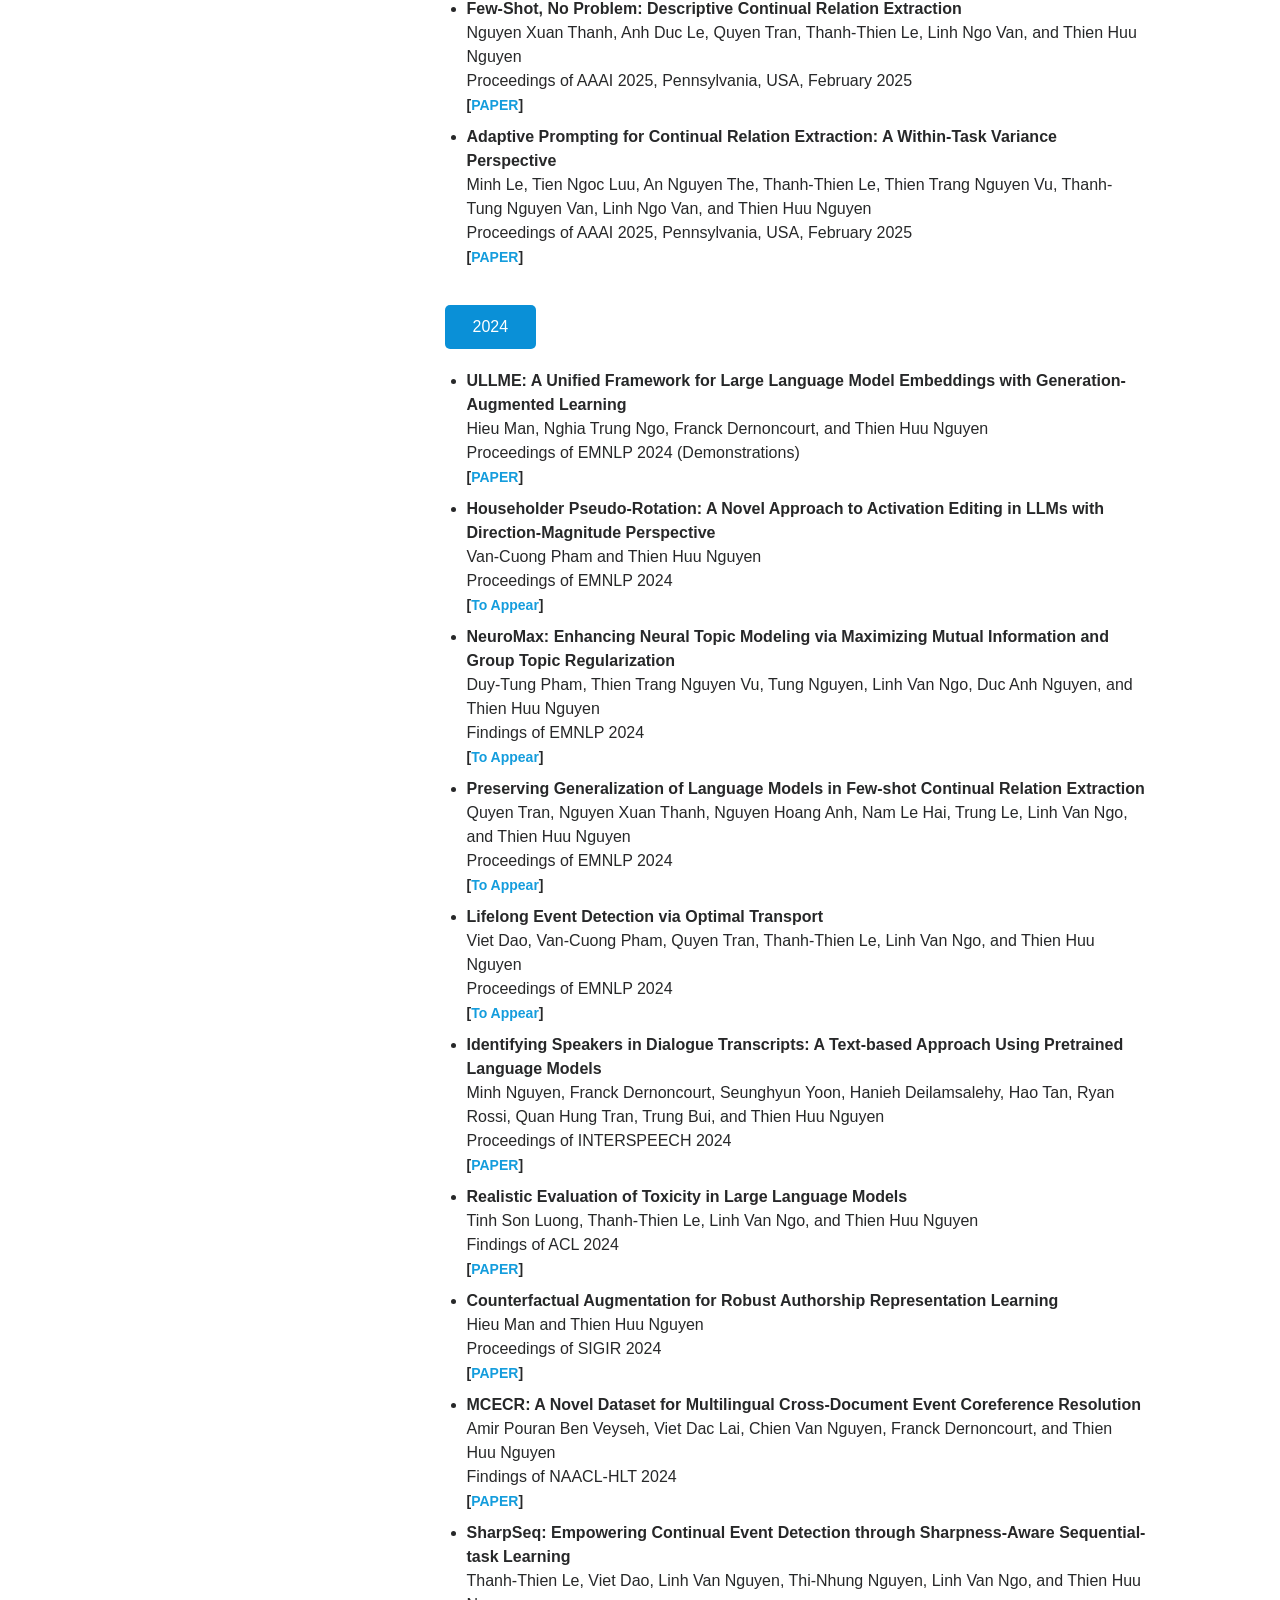
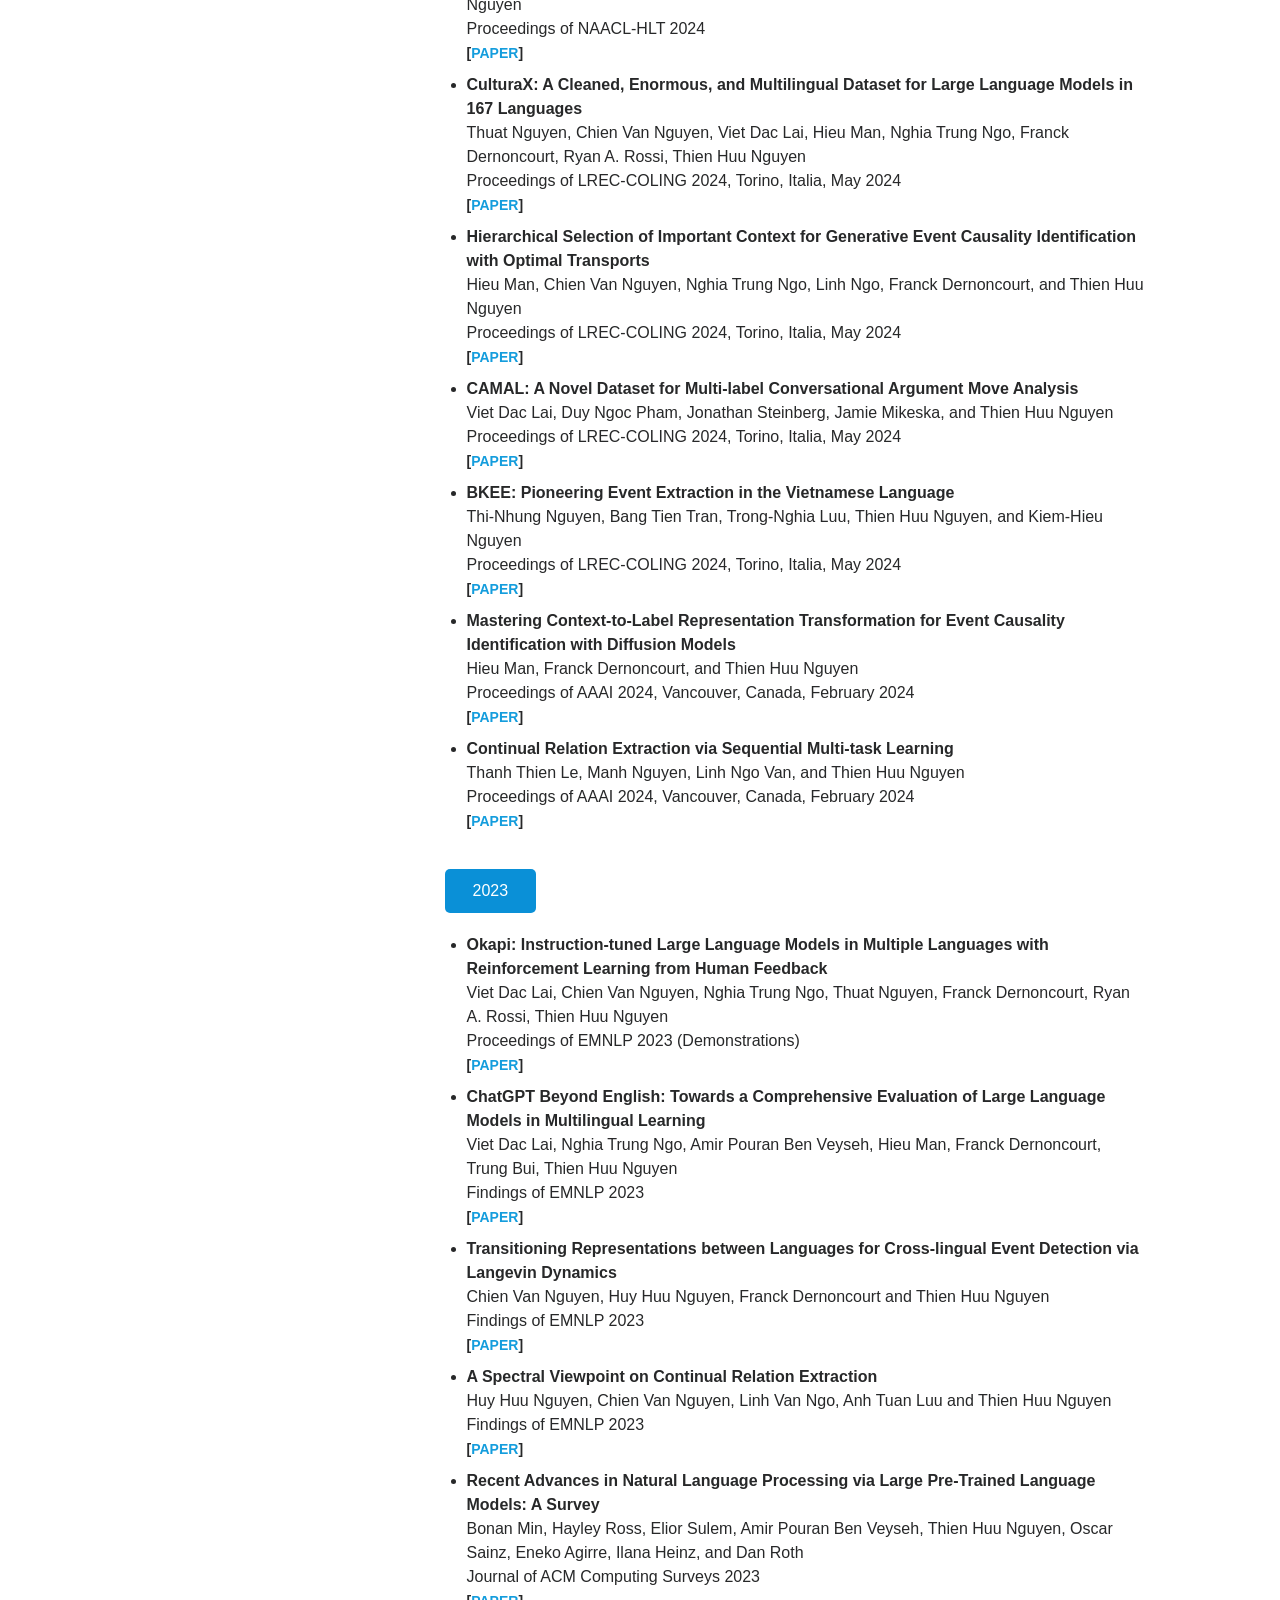
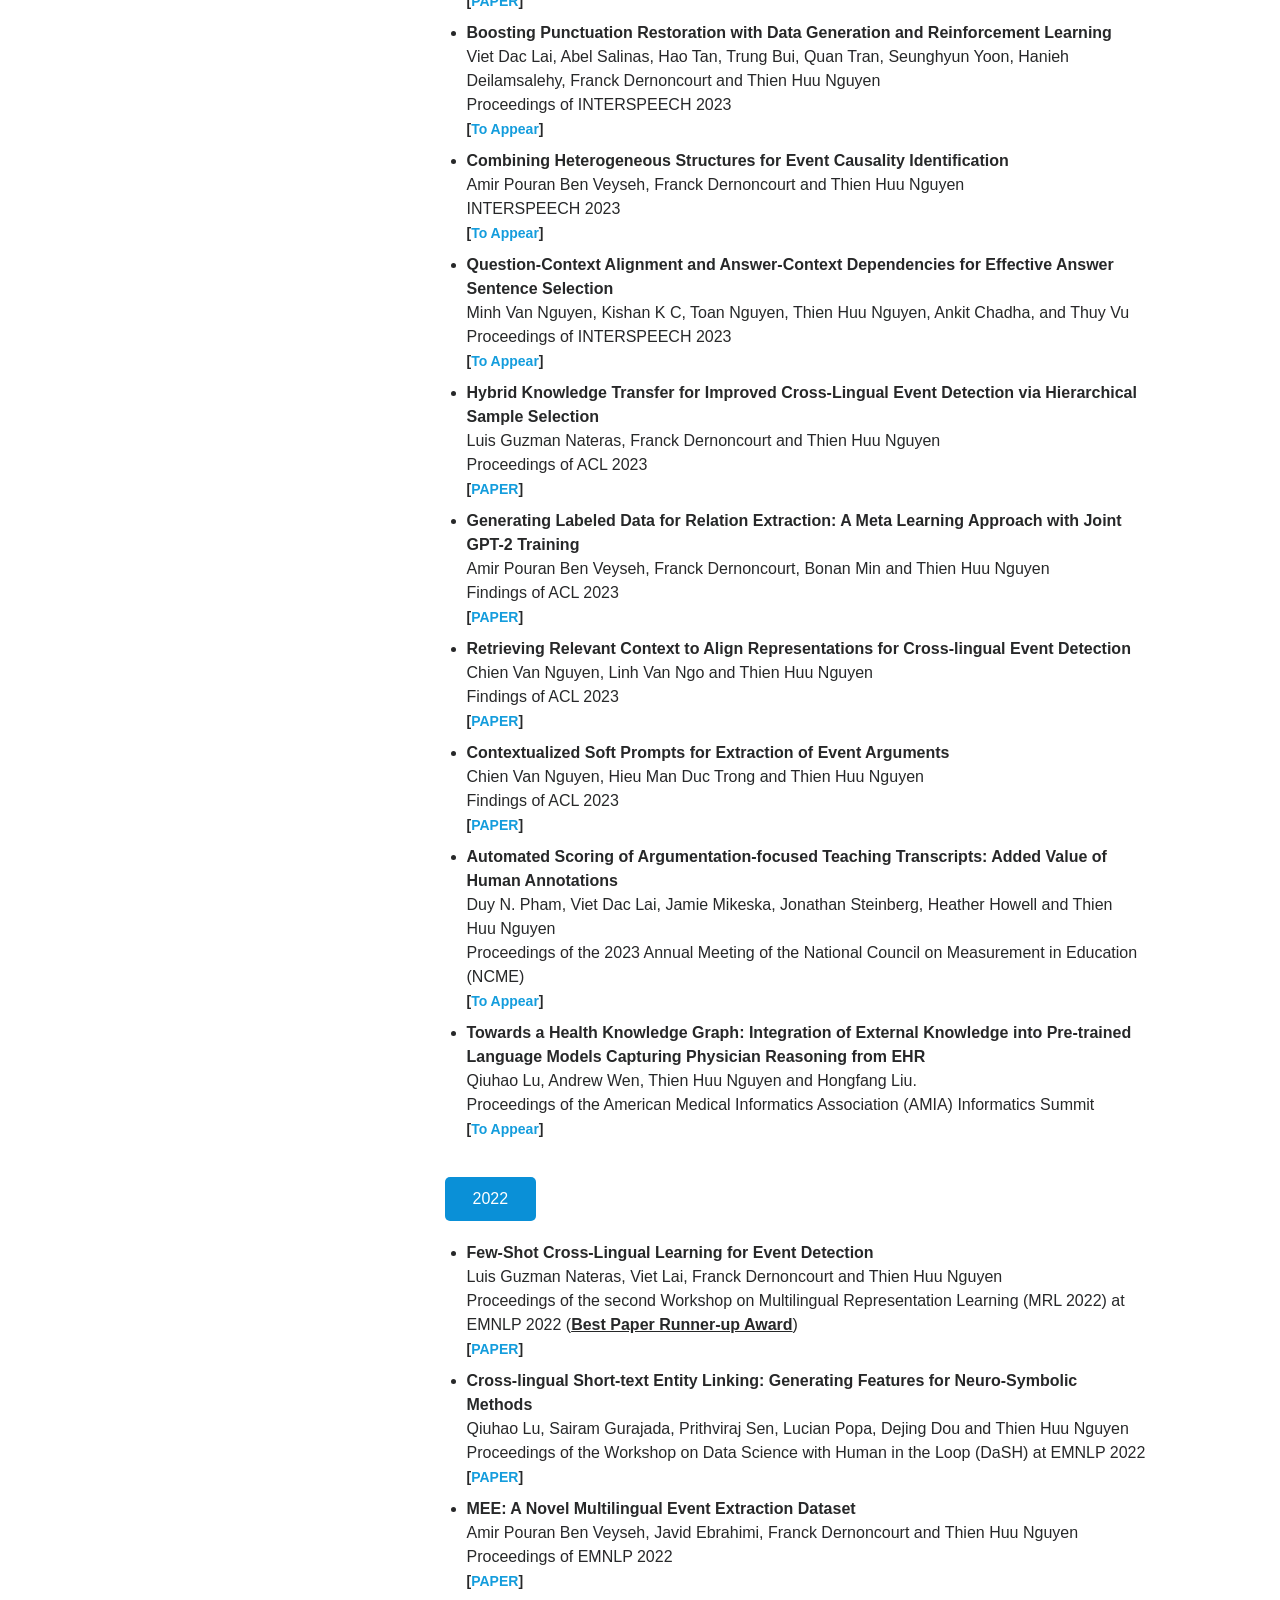
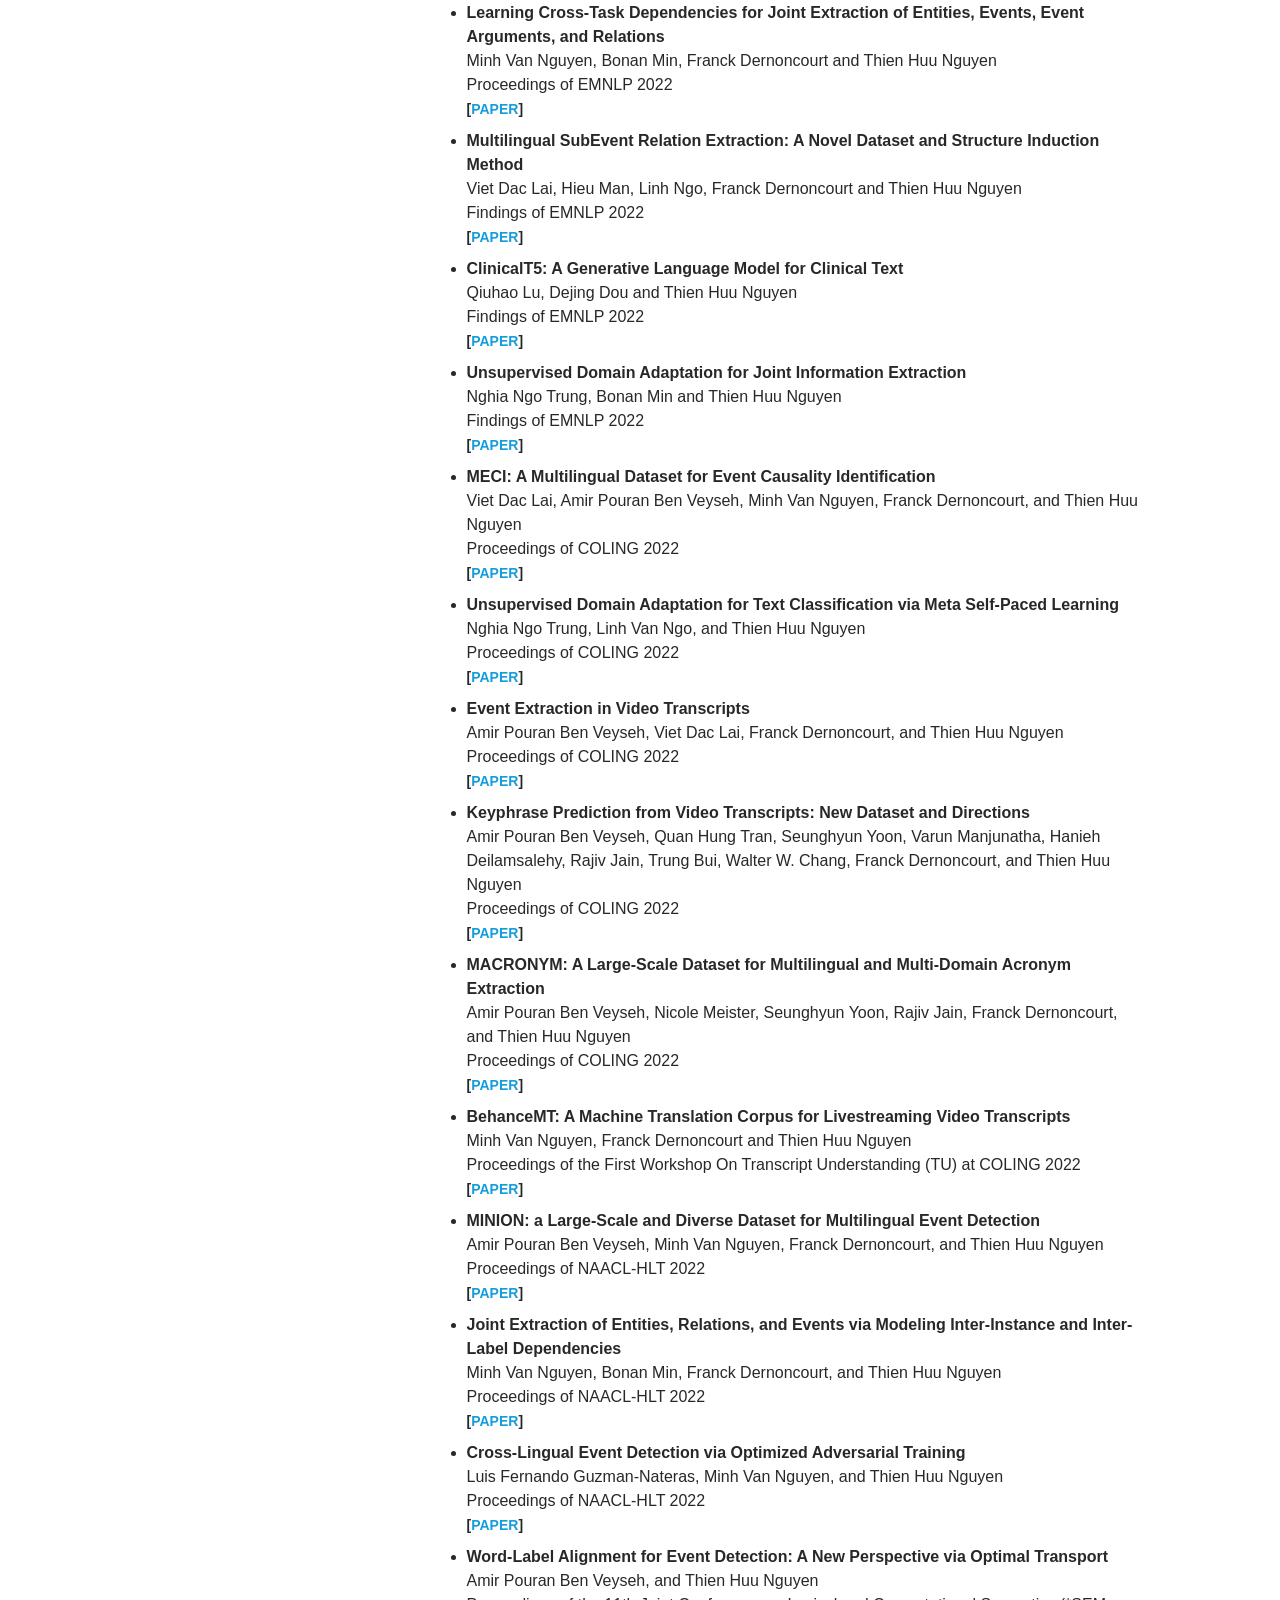
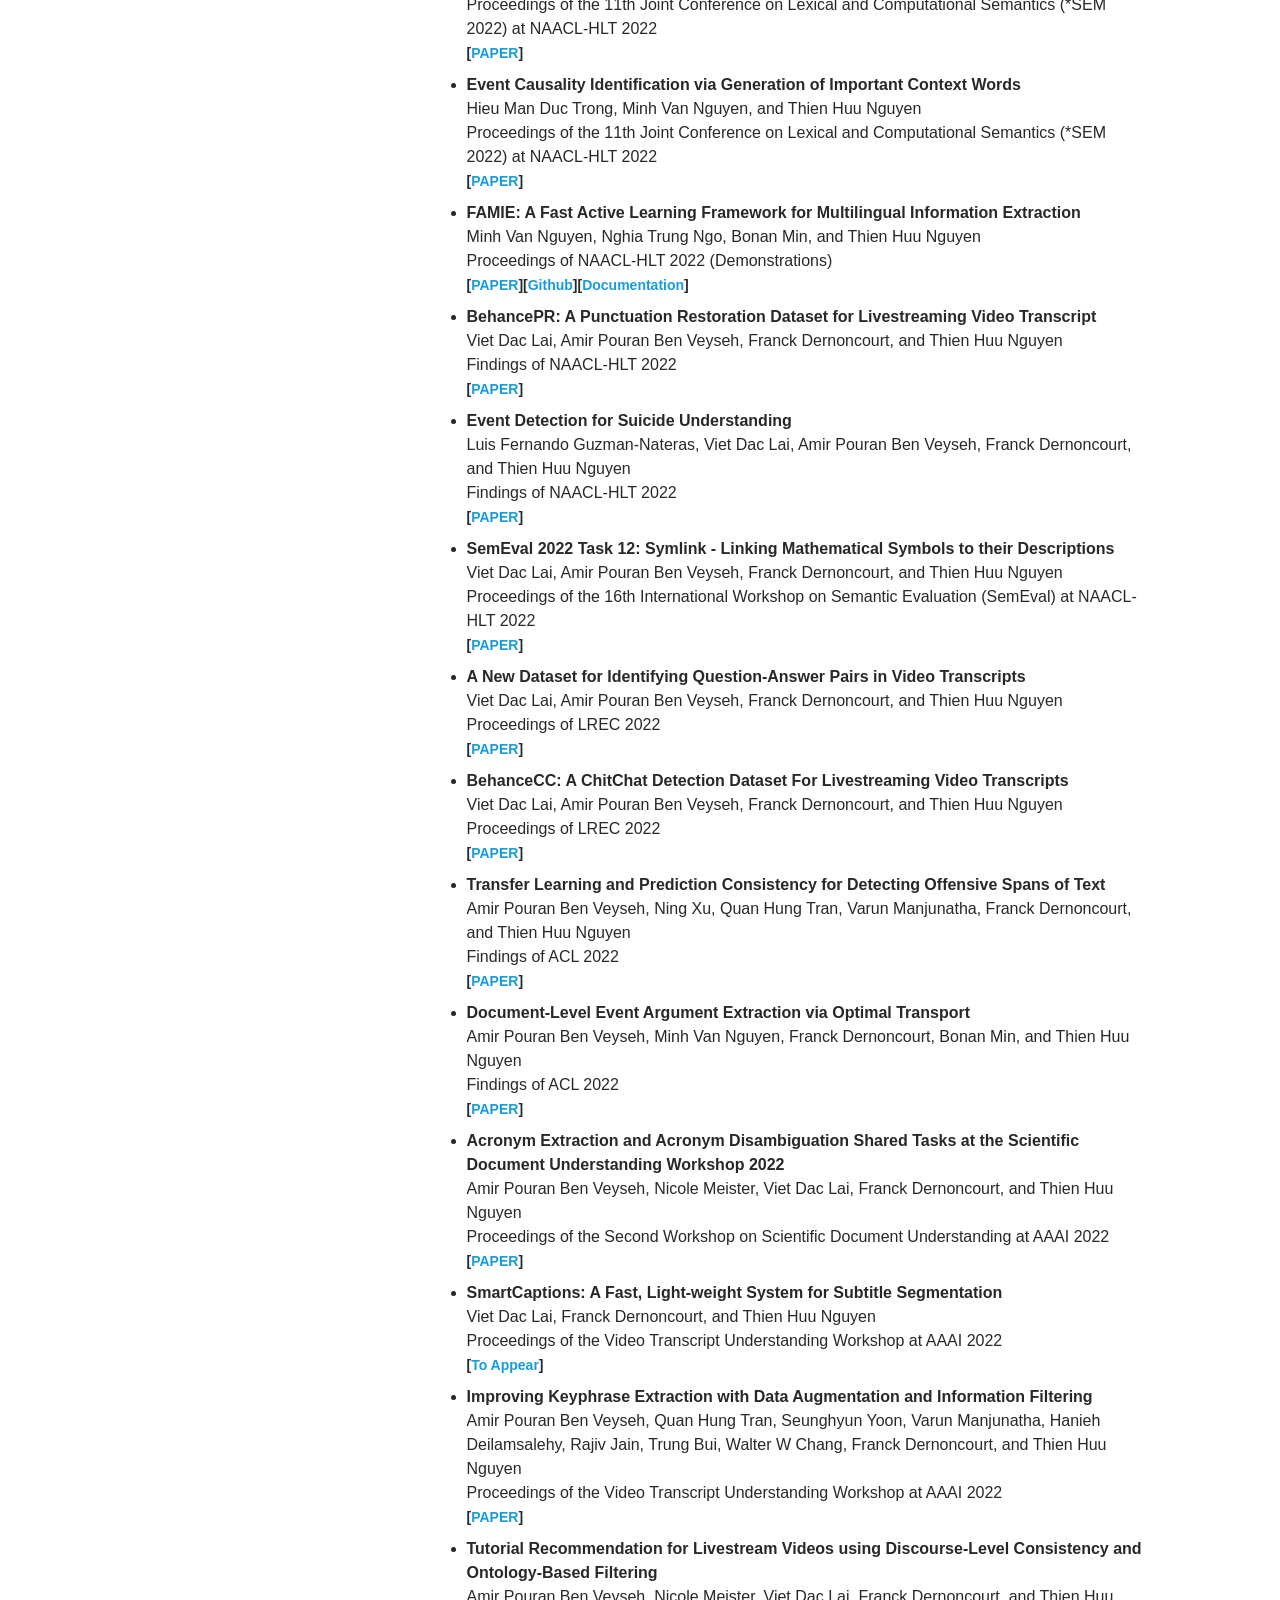
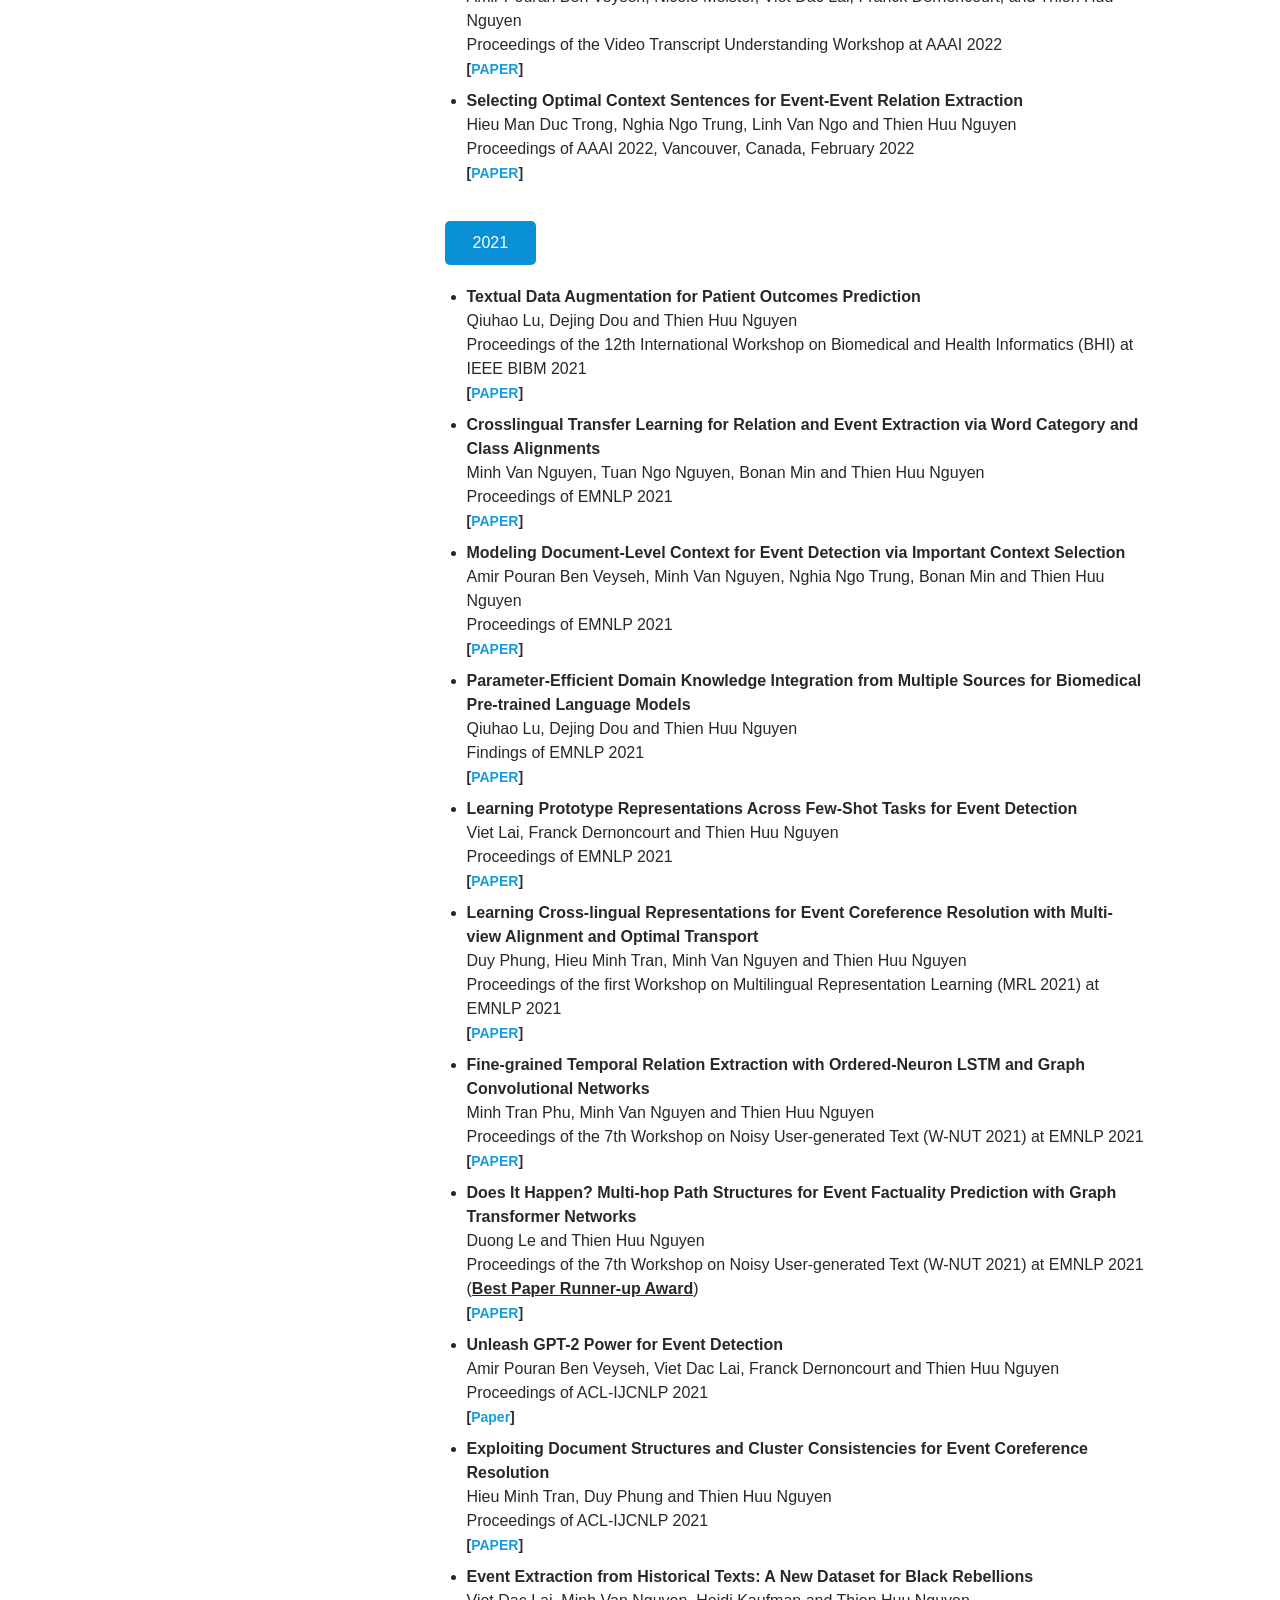
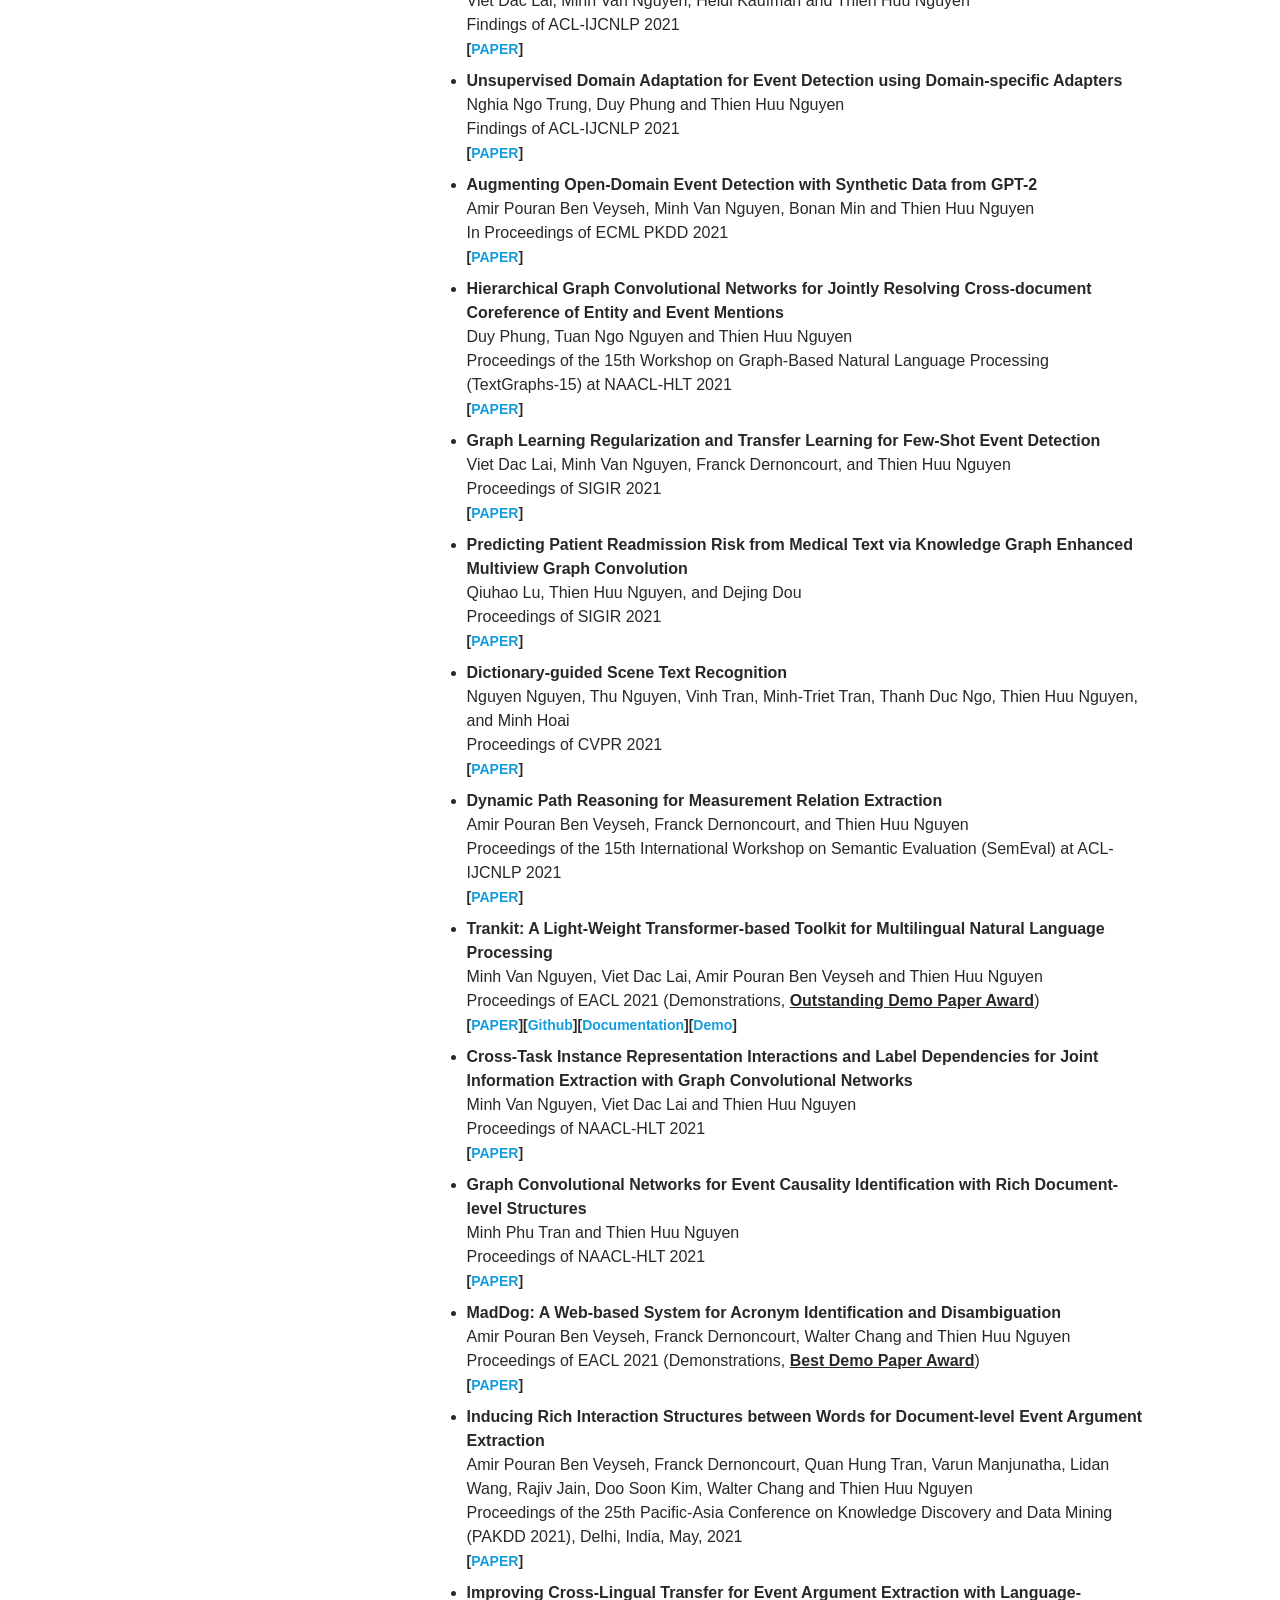
<file: publication.html>
<!DOCTYPE html>
<html lang="en">

<head>
  <meta charset="utf-8">
  <meta content="width=device-width, initial-scale=1.0" name="viewport">

  <title>Publications (Thien Huu Nguyen)</title>
  <meta content="Thien Huu Nguyen" name="description">
  <meta content="Thien Huu Nguyen, Thien Huu Nguyen Oregon, Oregon University, University of Oregon, Computer Science, CS Professor, NLP Professor, Natural Language Processing, AI, Artificial Intelligence, ML, Machine Learning, Deep learning, Machine Learning, NLP Teaching" name="keywords">


  <!-- Favicons -->
  <!-- <link href="assets/img/favicon.png" rel="icon">
  <link href="assets/img/apple-touch-icon.png" rel="apple-touch-icon"> -->

  <!-- Google Fonts -->
  <link href="https://fonts.googleapis.com/css?family=Open+Sans:300,300i,400,400i,600,600i,700,700i|Raleway:300,300i,400,400i,500,500i,600,600i,700,700i|Poppins:300,300i,400,400i,500,500i,600,600i,700,700i" rel="stylesheet">

  <!-- Vendor CSS Files -->
  <link href="assets/vendor/aos/aos.css" rel="stylesheet">
  <link href="assets/vendor/bootstrap/css/bootstrap.min.css" rel="stylesheet">
  <link href="assets/vendor/bootstrap-icons/bootstrap-icons.css" rel="stylesheet">
  
  <link href="assets/vendor/glightbox/css/glightbox.min.css" rel="stylesheet">
  <link href="assets/vendor/swiper/swiper-bundle.min.css" rel="stylesheet">


  <!-- Template Main CSS File -->
  <link href="assets/css/style.css" rel="stylesheet">
  <link href="assets/css/style_1.css" rel="stylesheet">
  <link href="assets/css/publication.css" rel="stylesheet">


  <!-- =======================================================
  * Template Name: iPortfolio - v3.9.1
  * Template URL: https://bootstrapmade.com/iportfolio-bootstrap-portfolio-websites-template/
  * Author: BootstrapMade.com
  * License: https://bootstrapmade.com/license/
  ======================================================== -->
</head>

<body>

  <!-- ======= Mobile nav toggle button ======= -->
  <i class="bi bi-list mobile-nav-toggle d-xl-none"></i>

  <!-- ======= Header ======= -->
  <header id="header">
    <div class="d-flex flex-column">

      <div class="profile">
        <img src="assets/thien-img/thien.png" alt="" class="img-fluid rounded-circle">
        <h1><a href="index.html">Thien Huu Nguyen</a></h1>
        <p>
          Department of Computer Science
        </p>
        <p>
          University of Oregon
        </p>
        <!-- <div class="social-links mt-3 text-center">
          <a href="#" class="twitter"><i class="bx bxl-twitter"></i></a>
          <a href="#" class="facebook"><i class="bx bxl-facebook"></i></a>
          <a href="#" class="instagram"><i class="bx bxl-instagram"></i></a>
          <a href="#" class="google-plus"><i class="bx bxl-skype"></i></a>
          <a href="#" class="linkedin"><i class="bx bxl-linkedin"></i></a>
        </div> -->
      </div>

      <nav id="navbar" class="nav-menu navbar pt-lg-4">
        <ul>
          <!-- <li><a href="#hero" class="nav-link scrollto active"><i class="bx bx-home"></i> <span>Home</span></a></li> -->
          <li><a href="index.html" class="nav-link scrollto "><i class="bi bi-person"></i> <span>About me</span></a></li>
          <!--
          <li><a href="news.html" class="nav-link "><i class="bi bi-newspaper"></i> <span>News</span></a></li>
          -->
          <li><a href="index.html#research" class="nav-link scrollto"><i class="bi bi-binoculars"></i> <span>Research</span></a></li>
          <!-- <li><a href="#research" class="nav-link scrollto"><i class="bi bi-book"></i> <span>Research</span></a></li> -->
          <li><a href="publication.html" class="nav-link active"><i class="bi bi-pencil-square"></i> <span>Publications</span></a></li>
          <li><a href="index.html#student" class="nav-link scrollto "><i class="bi bi-people"></i> <span>Students</span></a></li>
          <li><a href="index.html#teaching" class="nav-link scrollto "><i class="bi bi-easel"></i> <span>Teaching</span></a></li>
          <li><a href="index.html#service" class="nav-link scrollto "><i class="bi bi-person-badge"></i> <span>Professional Services </span></a></li>
          <li><a href="funding.html" class="nav-link "><i class="bi bi-cash-coin"></i> <span>Funding </span></a></li>
          <!-- <li><a href="http://nlp.uoregon.edu/" class="nav-link " target="_blank"><i class="bi bi-chat-square-text"></i> <span>NLP Group</span></a></li> -->
          <!--
          <li><a href="https://anoperson.github.io/UONLP-ReadingGroup/" class="nav-link " target="_blank"><i class="bi bi-book-half"></i> <span>NLP Reading Group</span></a></li>
          -->

          
          
        </ul>
      </nav><!-- .nav-menu -->
    </div>
  </header><!-- End Header -->

  <!-- ======= Hero Section ======= -->
  <!-- <section id="hero" class="d-flex flex-column justify-content-center align-items-center">
    <div class="hero-container" data-aos="fade-in">
      <h1>Alex Smith</h1>
      <p>I'm <span class="typed" data-typed-items="Designer, Developer, Freelancer, Photographer"></span></span>
    </div>
  </section> --><!-- End Hero -->

  <main id="main">
    
    <!-- ======= Publication Section ======= -->
    <section id="publication-section" class="publication-section">
      <div class="container col-9" data-aos="fade-up">

        <div class="section-title publication-section-title row text-center">
          <h2>Publications</h2>
        </div>

        <div class="row">
        
        <div class="publication-year">
            <span>2026</span>
          </div>
        
        <div class="publication-paper">
            <ul>
            
            <li><b>Orthrus: Memory-Efficient Parallel Token Generation via Dual-View Diffusion</b><br>
               Chien Van Nguyen, Chaitra Hegde, Van-Cuong Pham, Ryan A. Rossi, Franck Dernoncourt, and Thien Huu Nguyen<br>
               Proceedings of NeurIPS 2026 (<u><b>Spotlight</b></u>)<br>
			  <b><small>
   			  [<a target="_blank" href="">To Appear</a>] &nbsp &nbsp
   			  </small></b>
            </li>
            
            <li><b>Selective Off-Policy Reference Tuning with Plan Guidance</b><br>
               Duc Anh Le, Tien-Phat Nguyen, Thien Huu Nguyen, Linh Ngo Van, and Trung Le<br>
               Proceedings of NeurIPS 2026<br>
			  <b><small>
   			  [<a target="_blank" href="">To Appear</a>] &nbsp &nbsp
   			  </small></b>
            </li>
            
            <li><b>CRISP: Cliff-awaRe Input-adaptive Sparse Prefilling with Structural-Mass-Motivated Routing</b><br>
               Huy Huu Nguyen, Chien Van Nguyen, Franck Dernoncourt, Ryan A. Rossi, Linh Ngo Van, Jieyang Chen, and Thien Huu Nguyen<br>
               Proceedings of EMNLP 2026<br>
			  <b><small>
   			  [<a target="_blank" href="">To Appear</a>] &nbsp &nbsp
   			  </small></b>
            </li>
            
            <li><b>HyperProve: Answer-Guided Hypergraph Expansion for Multi-Hop Question Answering</b><br>
               An Nguyen Phu, Dung Nguyen Quang, Luu Hieu An, Linh Ngo Van, Trung Le, and Thien Huu Nguyen<br>
               Proceedings of EMNLP 2026<br>
			  <b><small>
   			  [<a target="_blank" href="">To Appear</a>] &nbsp &nbsp
   			  </small></b>
            </li>
            
            <li><b>PGA-KD: Principal Geometry Alignment and Semantic Consistency for VLM2Vec Distillation</b><br>
               The-Anh Tran, Thanh Xuan Nguyen, Duc Anh Nguyen, Dinh Viet Sang, Linh Ngo Van, and Thien Huu Nguyen<br>
               Proceedings of EMNLP 2026<br>
			  <b><small>
   			  [<a target="_blank" href="">To Appear</a>] &nbsp &nbsp
   			  </small></b>
            </li>
            
            <li><b>EventKD: Event-Aware Knowledge Distillation for Generative Event Extraction</b><br>
               Hoang Thanh Dat, Quoc Phong Dao, Nam Le Hai, Franck Dernoncourt, Linh Ngo Van, Trung Le, and Thien Huu Nguyen<br>
               Findings of EMNLP 2026<br>
			  <b><small>
   			  [<a target="_blank" href="">To Appear</a>] &nbsp &nbsp
   			  </small></b>
            </li>
            
            <li><b>A Survey on Knowledge Distillation of Vision-Language Models</b><br>
               Hoang Tran Vuong, Dat Dao, Pham Khanh Chi, Minh-Phuc Truong, Quyen Tran, Linh Ngo Van, Thien Huu Nguyen, Thanh-Toan Do, and Trung Le<br>
               Findings of EMNLP 2026<br>
			  <b><small>
   			  [<a target="_blank" href="">To Appear</a>] &nbsp &nbsp
   			  </small></b>
            </li>
            
            <li><b>Don't Generate, Just Score: Enhancing Topic Coherence with Masked Semantic Alignment</b><br>
               Tien-Phat Nguyen, Minh Chu Xuan, Phung Gia Huy, Linh Ngo Van, Duc Anh Nguyen, Trung Le, and Thien Huu Nguyen<br>
               Findings of EMNLP 2026<br>
			  <b><small>
   			  [<a target="_blank" href="">To Appear</a>] &nbsp &nbsp
   			  </small></b>
            </li>
            
            <li><b>Explainable Disentangled Representation Learning for Generalizable Authorship Attribution in the Era of Generative AI</b><br>
               Hieu Man, Van-Cuong Pham, Nghia Trung Ngo, Franck Dernoncourt, and Thien Huu Nguyen<br>
               Proceedings of ACL 2026<br>
			  <b><small>
   			  [<a target="_blank" href="https://aclanthology.org/2026.acl-long.2018.pdf">PAPER</a>] &nbsp &nbsp
   			  </small></b>
            </li>
            
            <li><b>Towards Fast and Accurate Modeling for Cross-Lingual Label Projection</b><br>
               Thang Le, Huy Huu Nguyen, Anh Tuan Luu, Thamar Solorio, and Thien Huu Nguyen<br>
               Proceedings of ACL 2026<br>
			  <b><small>
   			  [<a target="_blank" href="https://aclanthology.org/2026.acl-long.1817.pdf">PAPER</a>] &nbsp &nbsp
   			  </small></b>
            </li>
            
            <li><b>Octopus: Gated Selective Attention for Memory-Bounded Long-Context Inference in Large Language Models</b><br>
               Chien Van Nguyen, Ryan A. Rossi, Linh Ngo Van, Franck Dernoncourt, and Thien Huu Nguyen<br>
               Proceedings of ACL 2026<br>
			  <b><small>
   			  [<a target="_blank" href="https://aclanthology.org/2026.acl-long.1631.pdf">PAPER</a>] &nbsp &nbsp
   			  </small></b>
            </li>
            
            <li><b>Lizard: An Efficient Linearization Framework for Large Language Models</b><br>
               Chien Van Nguyen, Huy Huu Nguyen, Ruiyi Zhang, Hanieh Deilamsalehy, Puneet Mathur, Viet Dac Lai, Haoliang Wang, Jayakumar Subramanian, Ryan A. Rossi, Trung Bui, Nikos Vlassis, Franck Dernoncourt, and Thien Huu Nguyen<br>
               Proceedings of ACL 2026<br>
			  <b><small>
   			  [<a target="_blank" href="https://aclanthology.org/2026.acl-long.1613.pdf">PAPER</a>] &nbsp &nbsp
   			  </small></b>
            </li>
            
            <li><b>CypherSmith: Transforming Text-to-Cypher Generation for LLMs with Synthetic Data</b><br>
               Zeyu Zhang, Kexuan Sun, Zheng Tang, Jens-S. Vöckler, Thien Huu Nguyen, and Thuy Vu<br>
               Proceedings of ACL 2026<br>
			  <b><small>
   			  [<a target="_blank" href="https://aclanthology.org/2026.acl-long.1601.pdf">PAPER</a>] &nbsp &nbsp
   			  </small></b>
            </li>
            
            <li><b>TALAS: Teacher-Anchored Layer Alignment with Adaptive Sharpness-Aware Minimization for Embedding Distillation</b><br>
               Quoc Phong Dao, Hoang Son Nguyen, Pham Khanh Chi, Linh Ngo Van, Nguyen Thi Ngoc Diep, Thien Huu Nguyen, and Trung Le<br>
               Proceedings of ACL 2026<br>
			  <b><small>
   			  [<a target="_blank" href="https://aclanthology.org/2026.acl-long.1509.pdf">PAPER</a>] &nbsp &nbsp
   			  </small></b>
            </li>
            
            <li><b>DART: Dynamic Topic Modeling with Decompositional Forecasting and Context-Aware Global Alignment</b><br>
               Minh Xuan Chu, Huy Gia Phung, Tung Nguyen, Linh Van Ngo, Sang Dinh, and Thien Huu Nguyen<br>
               Proceedings of AAAI 2026<br>
			  <b><small>
   			  [<a target="_blank" href="">To Appear</a>] &nbsp &nbsp
   			  </small></b>
            </li>
            
            </ul>
        
        <div class="publication-year">
            <span>2025</span>
          </div>
        
        <div class="publication-paper">
            <ul>
            
            <li><b>EMO: Embedding Model Distillation via Intra-Model Relation and Optimal Transport Alignments</b><br>
               Phuc Minh Truong, Hai An Vu, Tu Vu, Thi Ngoc Diep Nguyen, Linh Van Ngo, Thien Huu Nguyen, and Trung Le<br>
               Proceedings of EMNLP 2025<br>
               <b><small>
   			  [<a target="_blank" href="https://aclanthology.org/2025.emnlp-main.385.pdf">PAPER</a>] &nbsp &nbsp
   			  </small></b>
               </li>
            
            <li><b>MaGiX: A Multi-Granular Adaptive Graph Intelligence Framework for Enhancing Cross-Lingual RAG</b><br>
               Hieu Manh Nguyen, Lam Anh Vu, Hung Van Pham, Nam Hai Le, Linh Van Ngo, Thi
Ngoc Diep Nguyen, and Thien Huu Nguyen<br>
               Findings of EMNLP 2025<br>
               <b><small>
   			  [<a target="_blank" href="https://aclanthology.org/2025.findings-emnlp.279.pdf">PAPER</a>] &nbsp &nbsp
   			  </small></b>
               </li>
            
            <li><b>Multi-Surrogate-Objective Optimization for Neural Topic Models</b><br>
               Tue Le, Hoang Tran Vuong, Tung Nguyen, Linh Van Ngo, Sang Dinh, Trung Le, and Thien Huu Nguyen<br>
               Findings of EMNLP 2025<br>
               <b><small>
   			  [<a target="_blank" href="https://aclanthology.org/2025.findings-emnlp.9.pdf">PAPER</a>] &nbsp &nbsp
   			  </small></b>
               </li>
            
            <li><b>LUSIFER: Language Universal Space Integration for Enhanced Multilingual Embeddings with Large Language Models</b><br>
               Hieu Man, Nghia Trung Ngo, Viet Dac Lai, Ryan A Rossi, Franck Dernoncourt, and Thien Huu Nguyen<br>
               Proceedings of SIGIR 2025<br>
               <b><small>
   			  [<a target="_blank" href="https://arxiv.org/pdf/2501.00874">PAPER</a>] &nbsp &nbsp
   			  </small></b>
               </li>
            
            <li><b>Massively Multilingual Instruction-Following Information Extraction</b><br>
               Thang Le, Huy Huu Nguyen, Anh Tuan Luu, and Thien Huu Nguyen<br>
               Findings of ACL 2025<br>
               <b><small>
   			  [<a target="_blank" href="">PAPER</a>] &nbsp &nbsp
   			  </small></b>
               </li>
            
            <li><b>Mitigating Non-Representative Prototypes and Representation Bias in Few-Shot Continual Relation Extraction</b><br>
               Thanh Duc Pham, Nam Hai Le, Linh Van Ngo, Thi Ngoc Diep Nguyen, Ngo, Sang Dinh, and Thien Huu Nguyen<br>
               Proceedings of ACL 2025<br>
               <b><small>
   			  [<a target="_blank" href="">PAPER</a>] &nbsp &nbsp
   			  </small></b>
               </li>
            
            <li><b>Topic Modeling for Short Texts via Optimal Transport-Based Clustering</b><br>
               Tu Vu, Manh Do, Tung Nguyen, Linh Van Ngo, Sang Dinh, and Thien Huu Nguyen<br>
               Findings of ACL 2025<br>
               <b><small>
   			  [<a target="_blank" href="">PAPER</a>] &nbsp &nbsp
   			  </small></b>
               </li>
               
               <li><b>From Selection to Generation: A Survey of LLM-based Active Learning</b><br>
               Yu Xia, Subhojyoti Mukherjee, Zhouhang Xie, Junda Wu, Xintong Li, et al.<br>
               Proceedings of ACL 2025<br>
               <b><small>
   			  [<a target="_blank" href="">PAPER</a>] &nbsp &nbsp
   			  </small></b>
               </li>
            
            <li><b>HiCOT: Improving Neural Topic Models via Optimal Transport and Contrastive Learning</b><br>
               Hoang Tran Vuong, Tue Le, Tu Vu, Tung Nguyen, Linh Van Ngo, Sang Dinh, and Thien Huu Nguyen<br>
               Findings of ACL 2025<br>
               <b><small>
   			  [<a target="_blank" href="">PAPER</a>] &nbsp &nbsp
   			  </small></b>
               </li> 
            
            <li><b>Taipan: Efficient and Expressive State Space Language Models with Selective Attention</b><br>
               Chien Van Nguyen, Huy Huu Nguyen, Thang M Pham, Ruiyi Zhang, Hanieh Deilamsalehy, Puneet Mathur, Ryan A Rossi, Trung Bui, Viet Dac Lai, Franck Dernoncourt, and Thien Huu Nguyen<br>
               arXiv<br>
               <b><small>
   			  [<a target="_blank" href="https://arxiv.org/pdf/2410.18572">PAPER</a>] &nbsp &nbsp
   			  </small></b>
               </li>
            
            <li><b>BBN-U. Oregon’s ALERT system at GenAI Content Detection Task 3: Robust Authorship Style Representations for Cross-Domain Machine-Generated Text Detection</b><br>
               Hemanth Kandula, Chak Fai Li, Haoling Qiu, Damianos Karakos, Hieu Man, Thien Huu Nguyen, and Brian Ulicny<br>
               Proceedings of the 1st Workshop on GenAI Content Detection (GenAIDetect)<br>
               <b><small>
   			  [<a target="_blank" href="https://aclanthology.org/2025.genaidetect-1.42.pdf">PAPER</a>] &nbsp &nbsp
   			  </small></b>
               </li>
            
            <li><b>Gui agents: A survey</b><br>
               Dang Nguyen, Jian Chen, Yu Wang, Gang Wu, et al.<br>
               Findings of ACL 2025<br>
               <b><small>
   			  [<a target="_blank" href="">PAPER</a>] &nbsp &nbsp
   			  </small></b>
               </li>
               
            <li><b>Comprehensive and Practical Evaluation of Retrieval-Augmented Generation Systems for Medical Question Answering</b><br>
               Nghia Trung Ngo, Chien Van Nguyen, Franck Dernoncourt, and Thien Huu Nguyen<br>
               arXiv<br>
               <b><small>
   			  [<a target="_blank" href="https://arxiv.org/pdf/2411.09213?">PAPER</a>] &nbsp &nbsp
   			  </small></b>
               </li>
          
          	<li><b>Sharpness-Aware Minimization for Topic Models with High-Quality Document Representations</b><br>
               Tung Nguyen, Tue Le, Hoang Tran Vuong, Quang Duc Nguyen, Duc Anh Nguyen, Linh Ngo Van, Sang Dinh, and Thien Huu Nguyen <br>
               Proceedings of NAACL-HLT 2025<br>
               <b><small>
   			  [<a target="_blank" href="">PAPER</a>] &nbsp &nbsp
   			  </small></b>
               </li>
            
          	<li><b>Mutual-pairing Data Augmentation for Fewshot Continual Relation Extraction</b><br>
               Nguyen Hoang Anh, Quyen Tran, Thanh Xuan Nguyen, Nguyen Thi Ngoc Diep, Linh Ngo Van, Thien Huu Nguyen, and Trung Le<br>
               Proceedings of NAACL-HLT 2025<br>
               <b><small>
   			  [<a target="_blank" href="">PAPER</a>] &nbsp &nbsp
   			  </small></b>
               </li>
        
          	<li><b>Improving Vietnamese-English Cross-Lingual Retrieval for Legal and General Domains</b><br>
               Toan Ngoc Nguyen, Nam Le Hai, Nguyen Doan Hieu, Dai An Nguyen, Linh Ngo Van, Thien Huu Nguyen, and Sang Dinh<br>
               Proceedings of NAACL-HLT 2025<br>
               <b><small>
   			  [<a target="_blank" href="">PAPER</a>] &nbsp &nbsp
   			  </small></b>
               </li>
           
          	<li><b>Enhancing Discriminative Representation in Similar Relation Clusters for Few-Shot Continual Relation Extraction</b><br>
               Anh Duc Le, Nam Le Hai, Thanh Xuan Nguyen, Linh Ngo Van, Nguyen Thi Ngoc Diep, Sang Dinh, and Thien Huu Nguyen<br>
               Proceedings of NAACL-HLT 2025<br>
               <b><small>
   			  [<a target="_blank" href="">PAPER</a>] &nbsp &nbsp
   			  </small></b>
               </li>
            
          	<li><b>GloCOM: A Short Text Neural Topic Model via Global Clustering Context</b><br>
               Quang Duc Nguyen, Tung Nguyen, Duc Anh Nguyen, Linh Ngo Van, Sang Dinh, and Thien Huu Nguyen<br>
               Proceedings of NAACL-HLT 2025<br>
               <b><small>
   			  [<a target="_blank" href="">PAPER</a>] &nbsp &nbsp
   			  </small></b>
               </li>
          
          	<li><b>ToVo: Toxicity Taxonomy via Voting</b><br>
               Tinh Son Luong, Thanh-Thien Le, Thang Viet Doan, Linh Ngo Van, Thien Huu Nguyen, and Nguyen Thi Ngoc Diep<br>
               Findings of NAACL-HLT 2025<br>
               <b><small>
   			  [<a target="_blank" href="">PAPER</a>] &nbsp &nbsp
   			  </small></b>
               </li>
          
          	<li><b>Few-Shot, No Problem: Descriptive Continual Relation Extraction</b><br>
               Nguyen Xuan Thanh, Anh Duc Le, Quyen Tran, Thanh-Thien Le, Linh Ngo Van, and Thien Huu Nguyen<br>
               Proceedings of AAAI 2025, Pennsylvania, USA, February 2025<br>
			  <b><small>
   			  [<a target="_blank" href="">PAPER</a>] &nbsp &nbsp
   			  </small></b>
               </li>
          
          	<li><b>Adaptive Prompting for Continual Relation Extraction: A Within-Task Variance Perspective</b><br>
               Minh Le, Tien Ngoc Luu, An Nguyen The, Thanh-Thien Le, Thien Trang Nguyen Vu, Thanh-Tung Nguyen Van, Linh Ngo Van, and Thien Huu Nguyen<br>
               Proceedings of AAAI 2025, Pennsylvania, USA, February 2025<br>
			  <b><small>
   			  [<a target="_blank" href="">PAPER</a>] &nbsp &nbsp
   			  </small></b>
               </li>
            
            </ul>
        
          <div class="publication-year">
            <span>2024</span>
          </div>
          
          <div class="publication-paper">
            <ul>
            
              <li><b>ULLME: A Unified Framework for Large Language Model Embeddings with Generation-Augmented Learning</b><br>
               Hieu Man, Nghia Trung Ngo, Franck Dernoncourt, and Thien Huu Nguyen <br>
               Proceedings of EMNLP 2024 (Demonstrations)<br>
               <b><small>
   			  [<a target="_blank" href="https://arxiv.org/pdf/2408.03402">PAPER</a>] &nbsp &nbsp
   			  </small></b>
               </li>
            
              <li><b>Householder Pseudo-Rotation: A Novel Approach to Activation Editing in LLMs with Direction-Magnitude Perspective</b><br>
               Van-Cuong Pham and Thien Huu Nguyen<br>
               Proceedings of EMNLP 2024<br>
               <b><small>
   			  [<a target="_blank" href="">To Appear</a>] &nbsp &nbsp
   			  </small></b>
               </li>
            
              <li><b>NeuroMax: Enhancing Neural Topic Modeling via Maximizing Mutual Information and Group Topic Regularization</b><br>
               Duy-Tung Pham, Thien Trang Nguyen Vu, Tung Nguyen, Linh Van Ngo, Duc Anh Nguyen, and Thien Huu Nguyen<br>
               Findings of EMNLP 2024<br>
               <b><small>
   			  [<a target="_blank" href="">To Appear</a>] &nbsp &nbsp
   			  </small></b>
               </li>
            
              <li><b>Preserving Generalization of Language Models in Few-shot Continual Relation Extraction</b><br>
               Quyen Tran, Nguyen Xuan Thanh, Nguyen Hoang Anh, Nam Le Hai, Trung Le, Linh Van Ngo, and Thien Huu Nguyen<br>
               Proceedings of EMNLP 2024<br>
               <b><small>
   			  [<a target="_blank" href="">To Appear</a>] &nbsp &nbsp
   			  </small></b>
               </li>
            
              <li><b>Lifelong Event Detection via Optimal Transport</b><br>
               Viet Dao, Van-Cuong Pham, Quyen Tran, Thanh-Thien Le, Linh Van Ngo, and Thien Huu Nguyen<br>
               Proceedings of EMNLP 2024<br>
               <b><small>
   			  [<a target="_blank" href="">To Appear</a>] &nbsp &nbsp
   			  </small></b>
               </li>

              <li><b>Identifying Speakers in Dialogue Transcripts: A Text-based Approach Using Pretrained Language Models</b><br>
               Minh Nguyen, Franck Dernoncourt, Seunghyun Yoon, Hanieh Deilamsalehy, Hao Tan, Ryan Rossi, Quan Hung Tran, Trung Bui, and Thien Huu Nguyen<br>
               Proceedings of INTERSPEECH 2024<br>
               <b><small>
   			  [<a target="_blank" href="https://arxiv.org/pdf/2407.12094v1">PAPER</a>] &nbsp &nbsp
   			  </small></b>
               </li>

              <li><b>Realistic Evaluation of Toxicity in Large Language Models</b><br>
               Tinh Son Luong, Thanh-Thien Le, Linh Van Ngo, and Thien Huu Nguyen<br>
               Findings of ACL 2024<br>
               <b><small>
   			  [<a target="_blank" href="https://aclanthology.org/2024.findings-acl.61.pdf">PAPER</a>] &nbsp &nbsp
   			  </small></b>
               </li>              
              
              <li><b>Counterfactual Augmentation for Robust Authorship Representation Learning</b><br>
               Hieu Man and Thien Huu Nguyen<br>
               Proceedings of SIGIR 2024<br>
               <b><small>
   			  [<a target="_blank" href="https://dl.acm.org/doi/pdf/10.1145/3626772.3657956">PAPER</a>] &nbsp &nbsp
   			  </small></b>
               </li>
              
              <li><b>MCECR: A Novel Dataset for Multilingual Cross-Document Event Coreference Resolution</b><br>
               Amir Pouran Ben Veyseh, Viet Dac Lai, Chien Van Nguyen, Franck Dernoncourt, and Thien Huu Nguyen<br>
               Findings of NAACL-HLT 2024<br>
               <b><small>
   			  [<a target="_blank" href="https://aclanthology.org/2024.findings-naacl.245.pdf">PAPER</a>] &nbsp &nbsp
   			  </small></b>
               </li>
              
              <li><b>SharpSeq: Empowering Continual Event Detection through Sharpness-Aware Sequential-task Learning</b><br>
               Thanh-Thien Le, Viet Dao, Linh Van Nguyen, Thi-Nhung Nguyen, Linh Van Ngo, and Thien Huu Nguyen<br>
               Proceedings of NAACL-HLT 2024<br>
               <b><small>
   			  [<a target="_blank" href="">PAPER</a>] &nbsp &nbsp
   			  </small></b>
               </li>
              
              <li><b>CulturaX: A Cleaned, Enormous, and Multilingual Dataset for Large Language Models in 167 Languages</b><br>
   			  Thuat Nguyen, Chien Van Nguyen, Viet Dac Lai, Hieu Man, Nghia Trung Ngo, Franck Dernoncourt, Ryan A. Rossi, Thien Huu Nguyen<br>
   			   Proceedings of LREC-COLING 2024, Torino, Italia, May 2024<br>
   			  <b><small>
   			  [<a target="_blank" href="https://arxiv.org/pdf/2309.09400.pdf">PAPER</a>] &nbsp &nbsp
   			  </small></b>
   			  </li>
              
              <li><b>Hierarchical Selection of Important Context for Generative Event Causality Identification with Optimal Transports</b><br>
               Hieu Man, Chien Van Nguyen, Nghia Trung Ngo, Linh Ngo, Franck Dernoncourt, and Thien Huu Nguyen<br>
               Proceedings of LREC-COLING 2024, Torino, Italia, May 2024<br>
			  <b><small>
   			  [<a target="_blank" href="https://aclanthology.org/2024.lrec-main.711.pdf">PAPER</a>] &nbsp &nbsp
   			  </small></b>
               </li>
              
              <li><b>CAMAL: A Novel Dataset for Multi-label Conversational Argument Move Analysis</b><br>
               Viet Dac Lai, Duy Ngoc Pham, Jonathan Steinberg, Jamie Mikeska, and Thien Huu Nguyen<br>
               Proceedings of LREC-COLING 2024, Torino, Italia, May 2024<br>
			  <b><small>
   			  [<a target="_blank" href="https://aclanthology.org/2024.lrec-main.239.pdf">PAPER</a>] &nbsp &nbsp
   			  </small></b>
               </li>
               
               <li><b>BKEE: Pioneering Event Extraction in the Vietnamese Language</b><br>
               Thi-Nhung Nguyen, Bang Tien Tran, Trong-Nghia Luu, Thien Huu Nguyen, and Kiem-Hieu Nguyen<br>
               Proceedings of LREC-COLING 2024, Torino, Italia, May 2024<br>
			  <b><small>
   			  [<a target="_blank" href="https://aclanthology.org/2024.lrec-main.217.pdf">PAPER</a>] &nbsp &nbsp
   			  </small></b>
               </li>
            
   			  <li><b>Mastering Context-to-Label Representation Transformation for Event Causality Identification with Diffusion Models</b><br>
               Hieu Man, Franck Dernoncourt, and Thien Huu Nguyen<br>
               Proceedings of AAAI 2024, Vancouver, Canada, February 2024<br>
			  <b><small>
   			  [<a target="_blank" href="">PAPER</a>] &nbsp &nbsp
   			  </small></b>
               </li>
   			  
   			  <li><b>Continual Relation Extraction via Sequential Multi-task Learning</b><br>
               Thanh Thien Le, Manh Nguyen, Linh Ngo Van, and Thien Huu Nguyen<br>
               Proceedings of AAAI 2024, Vancouver, Canada, February 2024<br>
			  <b><small>
   			  [<a target="_blank" href="">PAPER</a>] &nbsp &nbsp
   			  </small></b>
               </li>
   			  
   			  
   			</ul>
        
          <div class="publication-year">
            <span>2023</span>
          </div>
          
          <div class="publication-paper">
            <ul>
            
            
              <li><b>Okapi: Instruction-tuned Large Language Models in Multiple Languages with Reinforcement Learning from Human Feedback</b><br>
   			  Viet Dac Lai, Chien Van Nguyen, Nghia Trung Ngo, Thuat Nguyen, Franck Dernoncourt, Ryan A. Rossi, Thien Huu Nguyen<br>
   			   Proceedings of EMNLP 2023 (Demonstrations)<br>
   			  <b><small>
   			  [<a target="_blank" href="https://aclanthology.org/2023.emnlp-demo.28.pdf">PAPER</a>] &nbsp &nbsp
   			  </small></b>
   			  </li>
            
              <li><b>ChatGPT Beyond English: Towards a Comprehensive Evaluation of Large Language Models in Multilingual Learning</b><br>
   			  Viet Dac Lai, Nghia Trung Ngo, Amir Pouran Ben Veyseh, Hieu Man, Franck Dernoncourt, Trung Bui, Thien Huu Nguyen<br>
   			   Findings of EMNLP 2023<br>
   			  <b><small>
   			  [<a target="_blank" href="https://arxiv.org/pdf/2304.05613.pdf">PAPER</a>] &nbsp &nbsp
   			  </small></b>
   			  </li>
   			  
   			  <li><b>Transitioning Representations between Languages for Cross-lingual Event Detection via Langevin Dynamics</b><br>
   			  Chien Van Nguyen, Huy Huu Nguyen, Franck Dernoncourt and Thien Huu Nguyen<br>
   			  Findings of EMNLP 2023<br>
   			  <b><small>
   			  [<a target="_blank" href="">PAPER</a>] &nbsp &nbsp
   			  </small></b>
   			  </li>
   			  
   			  <li><b>A Spectral Viewpoint on Continual Relation Extraction</b><br>
   			  Huy Huu Nguyen, Chien Van Nguyen, Linh Van Ngo, Anh Tuan Luu and Thien Huu Nguyen<br>
   			  Findings of EMNLP 2023<br>
   			  <b><small>
   			  [<a target="_blank" href="https://aclanthology.org/2023.findings-emnlp.645.pdf">PAPER</a>] &nbsp &nbsp
   			  </small></b>
   			  </li>
   			  
   			  <li><b>Recent Advances in Natural Language Processing via Large Pre-Trained Language Models: A Survey</b><br>
   			  Bonan Min, Hayley Ross, Elior Sulem, Amir Pouran Ben Veyseh, Thien Huu Nguyen, Oscar Sainz, Eneko Agirre, Ilana Heinz, and Dan Roth<br>
   			  Journal of ACM Computing Surveys 2023<br>
   			  <b><small>
   			   [<a target="_blank" href="https://arxiv.org/pdf/2111.01243.pdf">PAPER</a>] &nbsp &nbsp
   			  </small></b>
   			  </li>
   			  
   			  <li><b>Boosting Punctuation Restoration with Data Generation and Reinforcement Learning</b><br>
   			  Viet Dac Lai, Abel Salinas, Hao Tan, Trung Bui, Quan Tran, Seunghyun Yoon, Hanieh Deilamsalehy, Franck Dernoncourt and Thien Huu Nguyen<br>
   			  Proceedings of INTERSPEECH 2023<br>
   			  <b><small>
   			  [<a target="_blank" href="">To Appear</a>] &nbsp &nbsp
   			  </small></b>
   			  </li>
   			  
   			  <li><b>Combining Heterogeneous Structures for Event Causality Identification</b><br>
   			  Amir Pouran Ben Veyseh, Franck Dernoncourt and Thien Huu Nguyen<br>
   			  INTERSPEECH 2023<br>
   			  <b><small>
   			  [<a target="_blank" href="">To Appear</a>] &nbsp &nbsp
   			  </small></b>
   			  </li>
   			  
   			  <li><b>Question-Context Alignment and Answer-Context Dependencies for Effective Answer Sentence Selection</b><br>
   			  Minh Van Nguyen, Kishan K C, Toan Nguyen, Thien Huu Nguyen, Ankit Chadha, and Thuy Vu<br>
   			  Proceedings of INTERSPEECH 2023<br>
   			  <b><small>
   			  [<a target="_blank" href="">To Appear</a>] &nbsp &nbsp
   			  </small></b>
   			  </li>
   			  
   			  <li><b>Hybrid Knowledge Transfer for Improved Cross-Lingual Event Detection via Hierarchical Sample Selection</b><br>
   			  Luis Guzman Nateras, Franck Dernoncourt and Thien Huu Nguyen<br>
   			  Proceedings of ACL 2023<br>
   			  <b><small>
               [<a target="_blank" href="https://aclanthology.org/2023.acl-long.296.pdf">PAPER</a>] &nbsp; &nbsp;
               </small></b>
   			  </li>
   			  
   			  <li><b>Generating Labeled Data for Relation Extraction: A Meta Learning Approach with Joint GPT-2 Training</b><br>
   			  Amir Pouran Ben Veyseh, Franck Dernoncourt, Bonan Min and Thien Huu Nguyen<br>
   			  Findings of ACL 2023<br>
   			  <b><small>
               [<a target="_blank" href="https://aclanthology.org/2023.findings-acl.727.pdf">PAPER</a>] &nbsp; &nbsp;
               </small></b>
   			  </li>
   			  
   			  <li><b>Retrieving Relevant Context to Align Representations for Cross-lingual Event Detection</b><br>
   			  Chien Van Nguyen, Linh Van Ngo and Thien Huu Nguyen<br>
   			  Findings of ACL 2023<br>
   			  <b><small>
               [<a target="_blank" href="https://aclanthology.org/2023.findings-acl.135.pdf">PAPER</a>] &nbsp; &nbsp;
               </small></b>
   			  </li>
   			  
   			  <li><b>Contextualized Soft Prompts for Extraction of Event Arguments</b><br>
   			  Chien Van Nguyen, Hieu Man Duc Trong and Thien Huu Nguyen<br>
   			  Findings of ACL 2023<br>
   			  <b><small>
               [<a target="_blank" href="https://aclanthology.org/2023.findings-acl.266.pdf">PAPER</a>] &nbsp; &nbsp;
               </small></b>
   			  </li>
            
              <li><b>Automated Scoring of Argumentation-focused Teaching Transcripts: Added Value of Human Annotations</b><br>
   			  Duy N. Pham, Viet Dac Lai, Jamie Mikeska, Jonathan Steinberg, Heather Howell and Thien Huu Nguyen<br>
   			  Proceedings of the 2023 Annual Meeting of the National Council on Measurement in Education (NCME)<br>
   			  <b><small>
   			  [<a target="_blank" href="">To Appear</a>] &nbsp &nbsp
   			  </small></b>
   			  </li>
   			  
   			  <li><b>Towards a Health Knowledge Graph: Integration of External Knowledge into Pre-trained Language Models Capturing Physician Reasoning from EHR</b><br>
   			  Qiuhao Lu, Andrew Wen, Thien Huu Nguyen and Hongfang Liu.<br>
   			  Proceedings of the American Medical Informatics Association (AMIA) Informatics Summit<br>
   			  <b><small>
   			  [<a target="_blank" href="">To Appear</a>] &nbsp &nbsp
   			  </small></b>
   			  </li>
   			  
   			  
   			</ul>

          <div class="publication-year">
            <span>2022</span>
          </div>

          <div class="publication-paper">
            <ul>
            
              <li><b>Few-Shot Cross-Lingual Learning for Event Detection</b><br>
   			  Luis Guzman Nateras, Viet Lai, Franck Dernoncourt and Thien Huu Nguyen<br>
   			  Proceedings of the second Workshop on Multilingual Representation Learning (MRL 2022) at EMNLP 2022 (<u><b>Best Paper Runner-up Award</b></u>)<br>
   			  <b><small>
   			  [<a target="_blank" href="https://aclanthology.org/2022.mrl-1.2.pdf">PAPER</a>] &nbsp &nbsp
   			  </small></b>
   			  </li>
   
   			  <li><b>Cross-lingual Short-text Entity Linking: Generating Features for Neuro-Symbolic Methods</b><br>
   			  Qiuhao Lu, Sairam Gurajada, Prithviraj Sen, Lucian Popa, Dejing Dou and Thien Huu Nguyen<br>
   			  Proceedings of the Workshop on Data Science with Human in the Loop (DaSH) at EMNLP 2022<br>
   			  <b><small>
   			  [<a target="_blank" href="https://aclanthology.org/2022.dash-1.2.pdf">PAPER</a>] &nbsp &nbsp
   			  </small></b>
   			  </li>

              <li><b>MEE: A Novel Multilingual Event Extraction Dataset</b><br>
               Amir Pouran Ben Veyseh, Javid Ebrahimi, Franck Dernoncourt and Thien Huu Nguyen<br>
               Proceedings of EMNLP 2022<br>
               <b><small>
               [<a target="_blank" href="https://aclanthology.org/2022.emnlp-main.652.pdf">PAPER</a>] &nbsp; &nbsp;
               </small></b>
               </li>
            
              <li><b>Learning Cross-Task Dependencies for Joint Extraction of Entities, Events, Event Arguments, and Relations</b><br>
               Minh Van Nguyen, Bonan Min, Franck Dernoncourt and Thien Huu Nguyen<br>
               Proceedings of EMNLP 2022<br>
               <b><small>
               [<a target="_blank" href="">PAPER</a>] &nbsp; &nbsp;
               </small></b>
               </li>
            
              <li><b>Multilingual SubEvent Relation Extraction: A Novel Dataset and Structure Induction Method</b><br>
               Viet Dac Lai, Hieu Man, Linh Ngo, Franck Dernoncourt and Thien Huu Nguyen<br>
               Findings of EMNLP 2022<br>
               <b><small>
               [<a target="_blank" href="https://aclanthology.org/2022.findings-emnlp.407.pdf">PAPER</a>] &nbsp; &nbsp;
               </small></b>
               </li>
              
              <li><b>ClinicalT5: A Generative Language Model for Clinical Text</b><br>
               Qiuhao Lu, Dejing Dou and Thien Huu Nguyen<br>
               Findings of EMNLP 2022<br>
               <b><small>
               [<a target="_blank" href="https://aclanthology.org/2022.findings-emnlp.398.pdf">PAPER</a>] &nbsp; &nbsp;
               </small></b>
               </li>
            
              <li><b>Unsupervised Domain Adaptation for Joint Information Extraction</b><br>
               Nghia Ngo Trung, Bonan Min and Thien Huu Nguyen<br>
               Findings of EMNLP 2022<br>
               <b><small>
               [<a target="_blank" href="https://aclanthology.org/2022.findings-emnlp.434.pdf">PAPER</a>] &nbsp; &nbsp;
               </small></b>
               </li>
            
              <li><b>MECI: A Multilingual Dataset for Event Causality Identification</b><br>
               Viet Dac Lai, Amir Pouran Ben Veyseh, Minh Van Nguyen, Franck Dernoncourt, and Thien Huu Nguyen <br>
               Proceedings of COLING 2022<br>
               <b><small>
               [<a target="_blank" href="https://aclanthology.org/2022.coling-1.206.pdf">PAPER</a>] &nbsp; &nbsp;
               </small></b>
               </li>
            
              <li><b>Unsupervised Domain Adaptation for Text Classification via Meta Self-Paced Learning</b><br>
               Nghia Ngo Trung, Linh Van Ngo, and Thien Huu Nguyen<br>
               Proceedings of COLING 2022<br>
               <b><small>
               [<a target="_blank" href="https://aclanthology.org/2022.coling-1.420.pdf">PAPER</a>] &nbsp; &nbsp;
               </small></b>
               </li>
            
              <li><b>Event Extraction in Video Transcripts</b><br>
               Amir Pouran Ben Veyseh, Viet Dac Lai, Franck Dernoncourt, and Thien Huu Nguyen<br>
               Proceedings of COLING 2022<br>
               <b><small>
               [<a target="_blank" href="https://aclanthology.org/2022.coling-1.625.pdf">PAPER</a>] &nbsp; &nbsp;
               </small></b>
               </li>
            
              <li><b>Keyphrase Prediction from Video Transcripts: New Dataset and Directions</b><br>
               Amir Pouran Ben Veyseh, Quan Hung Tran, Seunghyun Yoon, Varun Manjunatha, Hanieh Deilamsalehy, Rajiv Jain, Trung Bui, Walter W. Chang, Franck Dernoncourt, and Thien Huu Nguyen<br>
               Proceedings of COLING 2022<br>
               <b><small>
               [<a target="_blank" href="https://aclanthology.org/2022.coling-1.624.pdf">PAPER</a>] &nbsp; &nbsp;
               </small></b>
               </li>
            
              <li><b>MACRONYM: A Large-Scale Dataset for Multilingual and Multi-Domain Acronym Extraction</b><br>
               Amir Pouran Ben Veyseh, Nicole Meister, Seunghyun Yoon, Rajiv Jain, Franck Dernoncourt, and Thien Huu Nguyen<br>
               Proceedings of COLING 2022<br>
               <b><small>
               [<a target="_blank" href="https://aclanthology.org/2022.coling-1.292.pdf">PAPER</a>] &nbsp; &nbsp;
               </small></b>
               </li>
               
               <li><b>BehanceMT: A Machine Translation Corpus for Livestreaming Video Transcripts</b><br>
               Minh Van Nguyen, Franck Dernoncourt and Thien Huu Nguyen<br>
               Proceedings of the First Workshop On Transcript Understanding (TU) at COLING 2022<br>
               <b><small>
               [<a target="_blank" href="https://aclanthology.org/2022.tu-1.4.pdf">PAPER</a>] &nbsp; &nbsp;
               </small></b>
               </li>
            
              <li><b>MINION: a Large-Scale and Diverse Dataset for Multilingual Event Detection</b><br>
               Amir Pouran Ben Veyseh, Minh Van Nguyen, Franck Dernoncourt, and Thien Huu Nguyen<br>
               Proceedings of NAACL-HLT 2022<br>
               <b><small>
               [<a target="_blank" href="https://aclanthology.org/2022.naacl-main.166.pdf">PAPER</a>] &nbsp; &nbsp;
               </small></b>
               </li>
            
              <li><b>Joint Extraction of Entities, Relations, and Events via Modeling Inter-Instance and Inter-Label Dependencies</b><br>
               Minh Van Nguyen, Bonan Min, Franck Dernoncourt, and Thien Huu Nguyen<br>
               Proceedings of NAACL-HLT 2022<br>
               <b><small>
               [<a target="_blank" href="">PAPER</a>] &nbsp; &nbsp;
               </small></b>
               </li>
            
              <li><b>Cross-Lingual Event Detection via Optimized Adversarial Training</b><br>
               Luis Fernando Guzman-Nateras, Minh Van Nguyen, and Thien Huu Nguyen<br>
               Proceedings of NAACL-HLT 2022<br>
               <b><small>
               [<a target="_blank" href="https://aclanthology.org/2022.naacl-main.409.pdf">PAPER</a>] &nbsp; &nbsp;
               </small></b>
               </li>
               
               <li><b>Word-Label Alignment for Event Detection: A New Perspective via Optimal Transport</b><br>
               Amir Pouran Ben Veyseh, and Thien Huu Nguyen<br>
               Proceedings of the 11th Joint Conference on Lexical and Computational Semantics (*SEM 2022) at NAACL-HLT 2022<br>
               <b><small>
               [<a target="_blank" href="https://aclanthology.org/2022.starsem-1.11.pdf">PAPER</a>] &nbsp; &nbsp;
               </small></b>
               </li>
               
               <li><b>Event Causality Identification via Generation of Important Context Words</b><br>
               Hieu Man Duc Trong, Minh Van Nguyen, and Thien Huu Nguyen<br>
               Proceedings of the 11th Joint Conference on Lexical and Computational Semantics (*SEM 2022) at NAACL-HLT 2022<br>
               <b><small>
               [<a target="_blank" href="https://aclanthology.org/2022.starsem-1.28.pdf">PAPER</a>] &nbsp; &nbsp;
               </small></b>
               </li>
               
               <li><b>FAMIE: A Fast Active Learning Framework for Multilingual Information Extraction</b><br>
              Minh Van Nguyen, Nghia Trung Ngo, Bonan Min, and Thien Huu Nguyen<br>
              Proceedings of NAACL-HLT 2022 (Demonstrations) <br>
               <b><small>
               [<a target="_blank" href="https://aclanthology.org/2022.naacl-demo.14.pdf">PAPER</a>][<a target="_blank" href="https://github.com/nlp-uoregon/famie">Github</a>][<a target="_blank" href="https://famie.readthedocs.io/en/latest/">Documentation</a>] &nbsp; &nbsp;
               </small></b>
               </li>
            
              <li><b>BehancePR: A Punctuation Restoration Dataset for Livestreaming Video Transcript</b><br>
               Viet Dac Lai, Amir Pouran Ben Veyseh, Franck Dernoncourt, and Thien Huu Nguyen<br>
               Findings of NAACL-HLT 2022<br>
               <b><small>
               [<a target="_blank" href="https://aclanthology.org/2022.findings-naacl.149.pdf">PAPER</a>] &nbsp; &nbsp;
               </small></b>
               </li>
            
              <li><b>Event Detection for Suicide Understanding</b><br>
               Luis Fernando Guzman-Nateras, Viet Dac Lai, Amir Pouran Ben Veyseh, Franck Dernoncourt, and Thien Huu Nguyen<br>
               Findings of NAACL-HLT 2022<br>
               <b><small>
               [<a target="_blank" href="https://aclanthology.org/2022.findings-naacl.150.pdf">PAPER</a>] &nbsp; &nbsp;
               </small></b>
               </li>
            
              <li><b>SemEval 2022 Task 12: Symlink - Linking Mathematical Symbols to their Descriptions</b><br>
               Viet Dac Lai, Amir Pouran Ben Veyseh, Franck Dernoncourt, and Thien Huu Nguyen<br>
               Proceedings of the 16th International Workshop on Semantic Evaluation (SemEval) at NAACL-HLT 2022<br>
               <b><small>
               [<a target="_blank" href="https://aclanthology.org/2022.semeval-1.230.pdf">PAPER</a>] &nbsp; &nbsp;
               </small></b>
               </li>
            
              <li><b>A New Dataset for Identifying Question-Answer Pairs in Video Transcripts</b><br>
               Viet Dac Lai, Amir Pouran Ben Veyseh, Franck Dernoncourt, and Thien Huu Nguyen<br>
               Proceedings of LREC 2022<br>
               <b><small>
               [<a target="_blank" href="https://aclanthology.org/2022.lrec-1.796.pdf">PAPER</a>] &nbsp; &nbsp;
               </small></b>
               </li>
            
              <li><b>BehanceCC: A ChitChat Detection Dataset For Livestreaming Video Transcripts</b><br>
               Viet Dac Lai, Amir Pouran Ben Veyseh, Franck Dernoncourt, and Thien Huu Nguyen<br>
               Proceedings of LREC 2022<br>
               <b><small>
               [<a target="_blank" href="https://aclanthology.org/2022.lrec-1.791.pdf">PAPER</a>] &nbsp; &nbsp;
               </small></b>
               </li>
            
              <li><b>Transfer Learning and Prediction Consistency for Detecting Offensive Spans of Text</b><br>
               Amir Pouran Ben Veyseh, Ning Xu, Quan Hung Tran, Varun Manjunatha, Franck Dernoncourt, and Thien Huu Nguyen<br>
               Findings of ACL 2022<br>
               <b><small>
               [<a target="_blank" href="https://aclanthology.org/2022.findings-acl.128.pdf">PAPER</a>] &nbsp; &nbsp;
               </small></b>
               </li>
            
              <li><b>Document-Level Event Argument Extraction via Optimal Transport</b><br>
               Amir Pouran Ben Veyseh, Minh Van Nguyen, Franck Dernoncourt, Bonan Min, and Thien Huu Nguyen<br>
               Findings of ACL 2022<br>
               <b><small>
               [<a target="_blank" href="https://aclanthology.org/2022.findings-acl.130.pdf">PAPER</a>] &nbsp; &nbsp;
               </small></b>
               </li>
               
               <li><b>Acronym Extraction and Acronym Disambiguation Shared Tasks at the Scientific Document Understanding Workshop 2022</b><br>
               Amir Pouran Ben Veyseh, Nicole Meister, Viet Dac Lai, Franck Dernoncourt, and Thien Huu Nguyen<br>
               Proceedings of the Second Workshop on Scientific Document Understanding at AAAI 2022<br>
               <b><small>
               [<a target="_blank" href="https://ceur-ws.org/Vol-3164/paper31.pdf">PAPER</a>] &nbsp; &nbsp;
               </small></b>
               </li>
               
               <li><b>SmartCaptions: A Fast, Light-weight System for Subtitle Segmentation</b><br>
               Viet Dac Lai, Franck Dernoncourt, and Thien Huu Nguyen<br>
               Proceedings of the Video Transcript Understanding Workshop at AAAI 2022<br>
               <b><small>
               [<a target="_blank" href="">To Appear</a>] &nbsp; &nbsp;
               </small></b>
               </li>
               
               <li><b>Improving Keyphrase Extraction with Data Augmentation and Information Filtering</b><br>
               Amir Pouran Ben Veyseh, Quan Hung Tran, Seunghyun Yoon, Varun Manjunatha, Hanieh Deilamsalehy, Rajiv Jain, Trung Bui, Walter W Chang, Franck Dernoncourt, and Thien Huu Nguyen<br>
               Proceedings of the Video Transcript Understanding Workshop at AAAI 2022<br>
               <b><small>
               [<a target="_blank" href="https://arxiv.org/pdf/2209.04951.pdf">PAPER</a>] &nbsp; &nbsp;
               </small></b>
               </li>
               
               <li><b>Tutorial Recommendation for Livestream Videos using Discourse-Level Consistency and Ontology-Based Filtering</b><br>
               Amir Pouran Ben Veyseh, Nicole Meister, Viet Dac Lai, Franck Dernoncourt, and Thien Huu Nguyen<br>
               Proceedings of the Video Transcript Understanding Workshop at AAAI 2022<br>
               <b><small>
               [<a target="_blank" href="https://arxiv.org/pdf/2209.04953.pdf">PAPER</a>] &nbsp; &nbsp;
               </small></b>
               </li>
            
              <li><b>Selecting Optimal Context Sentences for Event-Event Relation Extraction</b><br>
               Hieu Man Duc Trong, Nghia Ngo Trung, Linh Van Ngo and Thien Huu Nguyen<br>
               Proceedings of AAAI 2022, Vancouver, Canada, February 2022<br>
               <b><small>
               [<a target="_blank" href="https://ojs.aaai.org/index.php/AAAI/article/view/21354/21103">PAPER</a>] &nbsp; &nbsp;
               </small></b>
               </li>
            
            </ul>
          </div>



          <div class="publication-year">
            <span>2021</span>
          </div>
          
          <div class="publication-paper">
            <ul>
              
              <li><b>Textual Data Augmentation for Patient Outcomes Prediction</b><br>
              Qiuhao Lu, Dejing Dou and Thien Huu Nguyen<br>
              Proceedings of the 12th International Workshop on Biomedical and Health Informatics (BHI) at IEEE BIBM 2021<br>
              <b><small>
              [<a target="_blank" href="pubs/bibm2021-augmentation.pdf">PAPER</a>] &nbsp; &nbsp;
              </small></b>
              </li>

              <li><b>Crosslingual Transfer Learning for Relation and Event Extraction via Word Category and Class Alignments</b><br>
              Minh Van Nguyen, Tuan Ngo Nguyen, Bonan Min and Thien Huu Nguyen<br>
              Proceedings of EMNLP 2021<br>
              <b><small>
              [<a target="_blank" href="https://aclanthology.org/2021.emnlp-main.440.pdf">PAPER</a>] &nbsp; &nbsp;
              </small></b>
              </li>

              <li><b>Modeling Document-Level Context for Event Detection via Important Context Selection</b><br>
              Amir Pouran Ben Veyseh, Minh Van Nguyen, Nghia Ngo Trung, Bonan Min and Thien Huu Nguyen<br>
              Proceedings of EMNLP 2021<br>
              <b><small>
              [<a target="_blank" href="https://aclanthology.org/2021.emnlp-main.439.pdf">PAPER</a>] &nbsp; &nbsp;
              </small></b>
              </li>

              <li><b>Parameter-Efficient Domain Knowledge Integration from Multiple Sources for Biomedical Pre-trained Language Models</b><br>
              Qiuhao Lu, Dejing Dou and Thien Huu Nguyen<br>
              Findings of EMNLP 2021<br>
              <b><small>
              [<a target="_blank" href="https://aclanthology.org/2021.findings-emnlp.325.pdf">PAPER</a>] &nbsp; &nbsp;
              </small></b>
              </li>

              <li><b>Learning Prototype Representations Across Few-Shot Tasks for Event Detection</b><br>
              Viet Lai, Franck Dernoncourt and Thien Huu Nguyen<br>
              Proceedings of EMNLP 2021<br>
              <b><small>
              [<a target="_blank" href="https://aclanthology.org/2021.emnlp-main.427.pdf">PAPER</a>] &nbsp; &nbsp;
              </small></b>
              </li>
              
              <li><b>Learning Cross-lingual Representations for Event Coreference Resolution with Multi-view Alignment and Optimal Transport</b><br>
              Duy Phung, Hieu Minh Tran, Minh Van Nguyen and Thien Huu Nguyen<br>
              Proceedings of the first Workshop on Multilingual Representation Learning (MRL 2021) at EMNLP 2021<br>
              <b><small>
              [<a target="_blank" href="https://aclanthology.org/2021.mrl-1.6.pdf">PAPER</a>] &nbsp; &nbsp;
              </small></b>
              </li>
              
              <li><b>Fine-grained Temporal Relation Extraction with Ordered-Neuron LSTM and Graph Convolutional Networks</b><br>
              Minh Tran Phu, Minh Van Nguyen and Thien Huu Nguyen<br>
              Proceedings of the 7th Workshop on Noisy User-generated Text (W-NUT 2021) at EMNLP 2021<br>
              <b><small>
              [<a target="_blank" href="https://aclanthology.org/2021.wnut-1.5.pdf">PAPER</a>] &nbsp; &nbsp;
              </small></b>
              </li>
              
                <li><b>Does It Happen? Multi-hop Path Structures for Event Factuality Prediction with Graph Transformer Networks</b><br>
              Duong Le and Thien Huu Nguyen<br>
              Proceedings of the 7th Workshop on Noisy User-generated Text (W-NUT 2021) at EMNLP 2021 (<u><b>Best Paper Runner-up Award</b></u>)<br>
              <b><small>
              [<a target="_blank" href="https://aclanthology.org/2021.wnut-1.6.pdf">PAPER</a>] &nbsp; &nbsp;
              </small></b>
              </li>

              <li><b>Unleash GPT-2 Power for Event Detection</b><br>
              Amir Pouran Ben Veyseh, Viet Dac Lai, Franck Dernoncourt and Thien Huu Nguyen<br>
              Proceedings of ACL-IJCNLP 2021 <br>
              <b><small>
              [<a target="_blank" href="https://aclanthology.org/2021.acl-long.490.pdf">Paper</a>] &nbsp; &nbsp;
              </small></b>
              </li>
              
              <li><b>Exploiting Document Structures and Cluster Consistencies for Event Coreference Resolution</b><br>
              Hieu Minh Tran, Duy Phung and Thien Huu Nguyen<br>
              Proceedings of ACL-IJCNLP 2021 <br>
              <b><small>
              [<a target="_blank" href="https://aclanthology.org/2021.acl-long.374.pdf">PAPER</a>] &nbsp; &nbsp;
              </small></b>
              </li>
              
              <li><b>Event Extraction from Historical Texts: A New Dataset for Black Rebellions</b><br>
              Viet Dac Lai, Minh Van Nguyen, Heidi Kaufman and Thien Huu Nguyen<br>
              Findings of ACL-IJCNLP 2021<br>
              <b><small>
              [<a target="_blank" href="https://aclanthology.org/2021.findings-acl.211.pdf">PAPER</a>] &nbsp; &nbsp;
              </small></b>
              </li>
              
              <li><b>Unsupervised Domain Adaptation for Event Detection using Domain-specific Adapters</b><br>
              Nghia Ngo Trung, Duy Phung and Thien Huu Nguyen<br>
              Findings of ACL-IJCNLP 2021<br>
              <b><small>
              [<a target="_blank" href="https://aclanthology.org/2021.findings-acl.351.pdf">PAPER</a>] &nbsp; &nbsp;
              </small></b>
              </li>
              
              <li><b>Augmenting Open-Domain Event Detection with Synthetic Data from GPT-2</b><br>
              Amir Pouran Ben Veyseh, Minh Van Nguyen, Bonan Min and Thien Huu Nguyen<br>
              In Proceedings of ECML PKDD 2021<br>
              <b><small>
              [<a target="_blank" href="https://2021.ecmlpkdd.org/wp-content/uploads/2021/07/sub_954.pdf">PAPER</a>] &nbsp; &nbsp;
              </small></b>
              </li>

              <li><b>Hierarchical Graph Convolutional Networks for Jointly Resolving Cross-document Coreference of Entity and Event Mentions</b><br>
              Duy Phung, Tuan Ngo Nguyen and Thien Huu Nguyen<br>
              Proceedings of the 15th Workshop on Graph-Based Natural Language Processing (TextGraphs-15) at NAACL-HLT 2021<br>
              <b><small>
              [<a target="_blank" href="https://aclanthology.org/2021.textgraphs-1.4.pdf">PAPER</a>] &nbsp; &nbsp;
              </small></b>
              </li>

              <li><b>Graph Learning Regularization and Transfer Learning for Few-Shot Event Detection</b><br>
              Viet Dac Lai, Minh Van Nguyen, Franck Dernoncourt, and Thien Huu Nguyen<br>
              Proceedings of SIGIR 2021<br>
              <b><small>
              [<a target="_blank" href="pubs/sigir21-fewshot.pdf">PAPER</a>] &nbsp; &nbsp;
              </small></b>
              </li>

              <li><b>Predicting Patient Readmission Risk from Medical Text via Knowledge Graph Enhanced Multiview Graph Convolution</b><br>
              Qiuhao Lu, Thien Huu Nguyen, and Dejing Dou<br>
              Proceedings of SIGIR 2021<br>
              <b><small>
              [<a target="_blank" href="pubs/sigir21-medtex.pdf">PAPER</a>] &nbsp; &nbsp;
              </small></b>
              </li>
              
              <li><b>Dictionary-guided Scene Text Recognition</b><br>
              Nguyen Nguyen, Thu Nguyen, Vinh Tran, Minh-Triet Tran, Thanh Duc Ngo, Thien Huu Nguyen, and Minh Hoai<br>
              Proceedings of CVPR 2021<br>
              <b><small>
              [<a target="_blank" href="https://openaccess.thecvf.com/content/CVPR2021/papers/Nguyen_Dictionary-Guided_Scene_Text_Recognition_CVPR_2021_paper.pdf">PAPER</a>] &nbsp; &nbsp;
              </small></b>
              </li>
              
              <li><b>Dynamic Path Reasoning for Measurement Relation Extraction</b><br>
              Amir Pouran Ben Veyseh, Franck Dernoncourt, and Thien Huu Nguyen<br>
              Proceedings of the 15th International Workshop on Semantic Evaluation (SemEval) at ACL-IJCNLP 2021<br>
              <b><small>
              [<a target="_blank" href="https://aclanthology.org/2021.semeval-1.47.pdf">PAPER</a>] &nbsp; &nbsp;
              </small></b>
              </li>

              <li><b>Trankit: A Light-Weight Transformer-based Toolkit for Multilingual Natural Language Processing</b><br>
              Minh Van Nguyen, Viet Dac Lai, Amir Pouran Ben Veyseh and Thien Huu Nguyen<br>
              Proceedings of EACL 2021 (Demonstrations, <u><b>Outstanding Demo Paper Award</b></u>) <br>
              <b><small>
              [<a target="_blank" href="https://aclanthology.org/2021.eacl-demos.10.pdf">PAPER</a>][<a target="_blank" href="https://github.com/nlp-uoregon/trankit">Github</a>][<a target="_blank" href="https://trankit.readthedocs.io/en/latest">Documentation</a>][<a target="_blank" href="http://nlp.uoregon.edu/trankit">Demo</a>] &nbsp; &nbsp;
              </small></b>
              </li>
              
              <li><b>Cross-Task Instance Representation Interactions and Label Dependencies for Joint Information Extraction with Graph Convolutional Networks</b><br>
              Minh Van Nguyen, Viet Dac Lai and Thien Huu Nguyen<br>
              Proceedings of NAACL-HLT 2021<br>
              <b><small>
              [<a target="_blank" href="https://arxiv.org/pdf/2103.09330.pdf">PAPER</a>] &nbsp; &nbsp;
              </small></b>
              </li>
              
              <li><b>Graph Convolutional Networks for Event Causality Identification with Rich Document-level Structures</b><br>
              Minh Phu Tran and Thien Huu Nguyen<br>
              Proceedings of NAACL-HLT 2021<br>
              <b><small>
              [<a target="_blank" href="https://aclanthology.org/2021.naacl-main.273.pdf">PAPER</a>] &nbsp; &nbsp;
              </small></b>
              </li>
              
              <li><b>MadDog: A Web-based System for Acronym Identification and Disambiguation</b><br>
              Amir Pouran Ben Veyseh, Franck Dernoncourt, Walter Chang and Thien Huu Nguyen<br>
              Proceedings of EACL 2021 (Demonstrations, <u><b>Best Demo Paper Award</b></u>)<br>
              <b><small>
              [<a target="_blank" href="https://aclanthology.org/2021.eacl-demos.20.pdf">PAPER</a>] &nbsp; &nbsp;
              </small></b>
              </li>

              <li><b>Inducing Rich Interaction Structures between Words for Document-level Event Argument Extraction</b><br>
                Amir Pouran Ben Veyseh, Franck Dernoncourt, Quan Hung Tran, Varun Manjunatha, Lidan Wang, Rajiv Jain, Doo Soon Kim, Walter Chang and Thien Huu Nguyen<br>
                Proceedings of the 25th Pacific-Asia Conference on Knowledge Discovery and Data Mining (PAKDD 2021), Delhi, India, May, 2021<br>
                <b><small>
              [<a target="_blank" href="pubs/pakdd21.pdf">PAPER</a>] &nbsp; &nbsp;
              </small></b>	
                </li>
                
                <li><b>Improving Cross-Lingual Transfer for Event Argument Extraction with Language-Universal Sentence Structures</b><br>
                Minh Van Nguyen and Thien Huu Nguyen<br>
              Proceedings of the Arabic Natural Language Processing Workshop at EACL 2021<br>
              <b><small>
              [<a target="_blank" href="https://aclanthology.org/2021.wanlp-1.27.pdf">PAPER</a>] &nbsp; &nbsp;
              </small></b>
              </li>
              
              <li><b>Fine-Grained Event Trigger Detection</b><br>
              Duong Le and Thien Huu Nguyen<br>
              Proceedings of EACL 2021<br>
              <b><small>
              [<a target="_blank" href="https://aclanthology.org/2021.eacl-main.237.pdf">PAPER</a>] &nbsp; &nbsp;
              </small></b>
              </li>

              <li><b>Acronym Identification and Disambiguation Shared Tasks for Scientific Document Understanding</b><br>
              Amir Pouran Ben Veyseh, Franck Dernoncourt, Thien Huu Nguyen, Walter Chang and Leo Anthony Celi<br>
              Proceedings of the Workshop on Scientific Document Understanding at AAAI 2021<br>
              <b><small>
              [<a target="_blank" href="http://ceur-ws.org/Vol-2831/paper33.pdf">PAPER</a>] &nbsp; &nbsp;
              </small></b>
              </li>

            </ul>
          </div>


          <div class="publication-year">
            <span>2020</span>
          </div>

          <div class="publication-paper">
            <ul>

              <li><b>What Does This Acronym Mean? Introducing a New Dataset for Acronym Identification and Disambiguation</b><br>
               Amir Pouran Ben Veyseh, Franck Dernoncourt, Quan Hung Tran and Thien Huu Nguyen<br>
               Proceedings of COLING 2020<br>
               <b><small>
               [<a target="_blank" href="https://arxiv.org/pdf/2010.14678.pdf">PAPER</a>] &nbsp; &nbsp;
               </small></b>
               </li>
               
               <li><b>Exploiting Node Content for Multiview Graph Convolutional Network and Adversarial Regularization</b><br>
               Qiuhao Lu, Nisansa de Silva, Dejing Dou, Thien Huu Nguyen, Prithviraj Sen, Berthold Reinwald and Yunyao Li<br>
               Proceedings of COLING 2020<br>
               <b><small>
               [<a target="_blank" href="https://aclanthology.org/2020.coling-main.47.pdf">PAPER</a>] &nbsp; &nbsp;
               </small></b>
               </li>
            
              <li><b>Introducing Syntactic Structures into Target Opinion Word Extraction with Deep Learning</b><br>
               Amir Pouran Ben Veyseh, Nasim Nouri, Franck Dernoncourt, Dejing Dou and Thien Huu Nguyen<br>
               Proceedings of EMNLP 2020<br>
               <b><small>
               [<a target="_blank" href="https://aclanthology.org/2020.emnlp-main.719.pdf">PAPER</a>] &nbsp; &nbsp;
               </small></b>
               </li>
            
              <li><b>Introducing a New Dataset for Event Detection in Cybersecurity Texts</b><br>
               Hieu Man Duc Trong, Duc Trong Le, Amir Pouran Ben Veyseh, Thuat Nguyen and Thien Huu Nguyen<br>
               Proceedings of EMNLP 2020<br>
               <b><small>
               [<a target="_blank" href="https://aclanthology.org/2020.emnlp-main.433.pdf">PAPER</a>] &nbsp; &nbsp;
               </small></b>
               </li>
            
              <li><b>Event Detection: Gate Diversity and Syntactic Importance Scores for Graph Convolution Neural Networks</b><br>
               Viet Dac Lai, Tuan Ngo Nguyen and Thien Huu Nguyen<br>
               Proceedings of EMNLP 2020<br>
               <b><small>
               [<a target="_blank" href="https://aclanthology.org/2020.emnlp-main.435.pdf">PAPER</a>] &nbsp; &nbsp;
               </small></b>
               </li>
            
              <li><b>Structural and Functional Decomposition for Personality Image Captioning in a Communication Game</b><br>
               Minh Thu Nguyen, Duy Phung, Minh Hoai and Thien Huu Nguyen<br>
               Findings of EMNLP 2020<br>
               <b><small>
               [<a target="_blank" href="https://aclanthology.org/2020.findings-emnlp.411.pdf">PAPER</a>] &nbsp; &nbsp;
               </small></b>
               </li>
            
              <li><b>The Dots Have Their Values: Exploiting the Node-Edge Connections in Graph-based Neural Models for Document-level Relation Extraction</b><br>
               Hieu Minh Tran, Minh Trung Nguyen and Thien Huu Nguyen<br>
               Findings of EMNLP 2020<br>
               <b><small>
               [<a target="_blank" href="https://aclanthology.org/2020.findings-emnlp.409.pdf">PAPER</a>] &nbsp; &nbsp;
               </small></b>
               </li>
               
               <li><b>Graph Transformer Networks with Syntactic and Semantic Structures for Event Argument Extraction</b><br>
               Amir Pouran Ben Veyseh, Tuan Ngo Nguyen and Thien Huu Nguyen<br>
               Findings of EMNLP 2020<br>
               <b><small>
               [<a target="_blank" href="https://aclanthology.org/2020.findings-emnlp.326.pdf">PAPER</a>] &nbsp; &nbsp;
               </small></b>
               </li>
            
              <li><b>Improving Aspect-based Sentiment Analysis with Gated Graph Convolutional Networks and Syntax-based Regulation</b><br>
               Amir Pouran Ben Veyseh, Nasim Nouri, Franck Dernoncourt, Quan Hung Tran, Dejing Dou and Thien Huu Nguyen<br>
               Findings of EMNLP 2020<br>
               <b><small>
               [<a target="_blank" href="https://aclanthology.org/2020.findings-emnlp.407.pdf">PAPER</a>] &nbsp; &nbsp;
               </small></b>
               </li>	
              
              <li><b>Bag of Biterms Modeling for Short Texts</b><br>
                Anh Tuan Phan, Bach Tran, Thien Huu Nguyen, Linh Van Ngo and Khoat Than<br>
                Knowledge and Information Systems Journal (KAIS) 2020<br>
                <b><small>
               [<a target="_blank" href="https://arxiv.org/abs/2003.11948">PAPER</a>] &nbsp; &nbsp;
               </small></b>	
                </li>
                
                <li><b>Improving Slot Filling by Utilizing Contextual Information</b><br>
                Amir Pouran Ben Veyseh, Franck Dernoncourt and Thien Huu Nguyen<br>
                Proceedings of the 2nd NLP for Conversational AI Workshop (ConvAI) at ACL 2020, Seattle, USA, July 2020<br>
                <b><small>
               [<a target="_blank" href="https://aclanthology.org/2020.nlp4convai-1.11.pdf">PAPER</a>] &nbsp; &nbsp;
               </small></b>	
                </li>
            
              <li><b>Extensively Matching for Few-shot Learning Event Detection</b><br>
                Viet Lai, Franck Dernoncourt and Thien Huu Nguyen<br>
                Proceedings of the 1st Joint Workshop on Narrative Understanding, Storylines, and Events (NUSE) at ACL 2020, Seattle, USA, July 2020<br>
                <b><small>
               [<a target="_blank" href="https://aclanthology.org/2020.nuse-1.5.pdf">PAPER</a>] &nbsp; &nbsp;
               </small></b>	
                </li>
                
            
              <li><b>Exploiting the Syntax-Model Consistency for Neural Relation Extraction</b><br>
               Amir Pouran Ben Veyseh, Franck Dernoncourt, Dejing Dou and Thien Huu Nguyen<br>
               Proceedings of ACL 2020, Seattle, USA, July 2020<br>
               <b><small>
               [<a target="_blank" href="https://aclanthology.org/2020.acl-main.715.pdf">PAPER</a>] &nbsp; &nbsp;
               </small></b>
               </li>
            
               <li><b>Exploiting the Matching Information in the Support Set for Few Shot Event Classification</b><br>
                Viet Lai, Franck Dernoncourt and Thien Huu Nguyen<br>
                Proceedings of the 24th Pacific-Asia Conference on Knowledge Discovery and Data Mining (PAKDD 2020), Singapore, May, 2020<br>
                <b><small>
               [<a target="_blank" href="https://arxiv.org/abs/2002.05295">PAPER</a>] &nbsp; &nbsp;
               </small></b>	
                </li>
                
               <li><b>Learning to Select Important Context Words for Event Detection</b><br>
                Nghia Ngo, Tuan Ngo Nguyen and Thien Huu Nguyen<br>
                Proceedings of the 24th Pacific-Asia Conference on Knowledge Discovery and Data Mining (PAKDD 2020), Singapore, May, 2020<br>
                <b><small>
               [<a target="_blank" href="https://link.springer.com/chapter/10.1007/978-3-030-47436-2_57">PAPER</a>] &nbsp; &nbsp;
               </small></b>	
                </li>
            
               <li><b>Multi-view Consistency for Relation Extraction via Mutual Information and Structure Prediction</b><br>
               Amir Pouran Ben Veyseh, Franck Dernoncourt, My Thai, Dejing Dou and Thien Huu Nguyen<br>
               Proceedings of AAAI 2020, New York, USA, February 2020<br>
               <b><small>
               [<a target="_blank" href="https://aaai.org/ojs/index.php/AAAI/article/view/6445">PAPER</a>] &nbsp; &nbsp;
               </small></b>
               </li>
            
               <li><b>A Joint Model for Definition Extraction with Syntactic Connection and Semantic Consistency</b><br>
               Amir Pouran Ben Veyseh, Franck Dernoncourt, Dejing Dou and Thien Huu Nguyen<br>
               Proceedings of AAAI 2020, New York, USA, February 2020<br>
               <b><small>
               [<a target="_blank" href="https://arxiv.org/abs/1911.01678">PAPER</a>] &nbsp; &nbsp;
               </small></b>
               </li>
            
               <li><b>Multi-task Learning for Metaphor Detection with Graph Convolutional Neural Networks and Word Sense Disambiguation</b><br>
               Duong Minh Le, My Thai and Thien Huu Nguyen<br>
               Proceedings of AAAI 2020, New York, USA, February 2020<br>
               <b><small>
               [<a target="_blank" href="https://aaai.org/ojs/index.php/AAAI/article/view/6326">PAPER</a>] &nbsp; &nbsp;
               </small></b>
               </li>
            
            </ul>

          </div>


          <div class="publication-year">
            <span>2019</span>
          </div>

          <div class="publication-paper">
            <ul>

              <li><b>On the Effectiveness of the Pooling Methods for Biomedical Relation Extraction with Deep Learning</b><br>
              Tuan Ngo Nguyen, Franck Dernoncourt and Thien Huu Nguyen<br>
              Proceedings of the Tenth International Workshop on Health Text Mining and Information Analysis (LOUHI 2019) at EMNLP 2019<br>
              <b><small>
              [<a target="_blank" href="https://aclanthology.org/D19-6203.pdf">PAPER</a>] &nbsp; &nbsp;
              </small></b>
              </li>
              
              <li><b>Extending Event Detection to New Types with Learning from Keywords</b><br>
              Viet Lai and Thien Huu Nguyen<br>
              Proceedings of the 5th Workshop on Noisy User-generated Text (W-NUT 2019) at EMNLP 2019<br>
              <b><small>
              [<a target="_blank" href="https://aclanthology.org/D19-5532.pdf">PAPER</a>] &nbsp; &nbsp;
              </small></b>	
              </li>
           
              <li><b>Learning Electronic Health Records through Hyperbolic Embedding of Medical Ontologies</b><br>
              Qiuhao Lu, Nisansa de Silva, Sabin Kafle, Jiazhen Cao, Dejing Dou, Thien Huu Nguyen, Prithviraj Sen, Brent Hailpern, Berthold Reinwald and Yunyao Li<br>
              Proceedings of the 10th ACM Conference on Bioinformatics, Computational Biology, and Health Informatics (ACM BCB 2019), New York, September 2019<br>
              <b><small>
              [<a target="_blank" href="https://dl.acm.org/citation.cfm?id=3342148">PAPER</a>] &nbsp; &nbsp;
              </small></b>
              </li>
           
              <li><b>Rumor Detection in Social Networks via Deep Contextual Modeling</b><br>
              Amir Pouran Ben Veyseh, My T. Thai, Thien Huu Nguyen and Dejing Dou<br>
              Proceedings of the 2019 IEEE/ACM International Conference on Advances in Social Networks Analysis and Mining (ASONAM 2019), Vancouver, Canada, August 2019<br>
              <b><small>
              [<a target="_blank" href="pubs/asonam19.pdf">PAPER</a>] &nbsp; &nbsp;
              </small></b>
              </li>
           
              <li><b>Employing the Correspondence of Relations and Connectives to Identify Implicit Discourse Relations via Label Embeddings</b><br>
              Linh The Nguyen, Linh Van Ngo, Khoat Than and Thien Huu Nguyen<br>
              Proceedings of ACL 2019, Florence, Italy, August 2019<br>
              <b><small>
              [<a target="_blank" href="https://aclanthology.org/P19-1411">PAPER</a>] &nbsp; &nbsp;
              </small></b>
              </li>
           
              <li><b>Graph based Neural Networks for Event Factuality Prediction using Syntactic and Semantic Structures</b><br>
              Amir Pouran Ben Veyseh, Thien Huu Nguyen and Dejing Dou<br>
              Proceedings of ACL 2019, Florence, Italy, August 2019<br>
              <b><small>
              [<a target="_blank" href="https://aclanthology.org/P19-1432">PAPER</a>] &nbsp; &nbsp;
              </small></b>
              </li>
           
              <li><b>Improving Cross-Domain Performance for Relation Extraction via Dependency Prediction and Information Flow Control</b><br>
              Amir Pouran Ben Veyseh, Thien Huu Nguyen and Dejing Dou<br>
              Proceedings of IJCAI 2019, Macao, China, August 2019<br>
              <b><small>
              [<a target="_blank" href="https://arxiv.org/pdf/1907.03230.pdf">PAPER</a>] &nbsp; &nbsp;
              </small></b>
              </li>
           
              <li><b>BabyAI: First Steps Towards Grounded Language Learning With a Human In the Loop</b><br>
              Maxime Chevalier-Boisvert, Dzmitry Bahdanau, Salem Lahlou, Lucas Willems, Chitwan Saharia, Thien Huu Nguyen and Yoshua Bengio<br>
              Proceedings of ICLR 2019, New Orleans, Louisiana, May 2019<br>
              <b><small>
              [<a target="_blank" href="https://arxiv.org/pdf/1810.08272.pdf">PAPER</a>] &nbsp; &nbsp;
              </small></b>
              </li>
              
              <li><b>Systematic Generalization: What Is Required and Can It Be Learned?</b><br>
              Dzmitry Bahdanau, Shikhar Murty, Michael Noukhovitch, Thien Huu Nguyen, Harm de Vries and Aaron Courville<br>
              Proceedings of ICLR 2019, New Orleans, Louisiana, May 2019<br>
              <b><small>
              [<a target="_blank" href="https://arxiv.org/pdf/1811.12889.pdf">PAPER</a>] &nbsp; &nbsp;
              </small></b>
              </li>
           
              <li><b>One for All: Neural Joint Modeling of Entities and Events</b><br>
              Trung Minh Nguyen and Thien Huu Nguyen<br>
              Proceedings of AAAI 2019, Honolulu, Hawaii, January 2019<br>
              <b><small>
              [<a target="_blank" href="https://arxiv.org/pdf/1812.00195.pdf">PAPER</a>] &nbsp; &nbsp;
              </small></b>
              </li>
           
            </ul>
          </div>


          <div class="publication-year">
            <span>2018</span>
          </div>

          <div class="publication-paper">
            <ul>

              <li><b>A Case Study on Learning a Unified Encoder of Relations</b><br>
              Lisheng Fu, Bonan Min, Thien Huu Nguyen and Ralph Grishman<br>
              Proceedings of the 4th Workshop on Noisy User-generated Text (W-NUT 2018) at EMNLP 2018<br>
              <b><small>
              [<a target="_blank" href="https://aclanthology.org/W18-6126.pdf">PAPER</a>] &nbsp; &nbsp;
              </small></b>
              </li>
           
              <li><b>Similar but not the Same: Word Sense Disambiguation Improves Event Detection via Neural Representation Matching</b><br>
              Weiyi Lu and Thien Huu Nguyen<br>
              Proceedings of EMNLP 2018, Brussels, Belgium, November 2018<br>
              <b><small>
              [<a target="_blank" href="https://aclanthology.org/D18-1517.pdf">PAPER</a>] &nbsp; &nbsp;
              </small></b>
              </li>
           
              <li><b>Who is Killed by Police: Introducing Supervised Attention for Hierarchical LSTMs</b><br>
              Minh Nguyen and Thien Huu Nguyen<br>
              Proceedings of COLING 2018, Santa Fe, New-Mexico, August 2018<br>
              <b><small>
              [<a target="_blank" href="https://aclanthology.org/C18-1193.pdf">PAPER</a>] &nbsp; &nbsp;
              </small></b>
              </li>
              
              <li><b>A Deep Learning Model with Hierarchical LSTMs and Supervised Attention for Anti-Phishing</b><br>
              Minh Nguyen, Toan Nguyen and Thien Huu Nguyen<br>
              International Workshop on Security and Privacy Analytics - Anti Phishing Shared Task (IWSPA-AP), March 2018<br>
              <b><small>
              [<a target="_blank" href="https://arxiv.org/pdf/1805.01554.pdf">PAPER</a>] &nbsp; &nbsp;
              </small></b>
              </li>
           
              <li><b>Graph Convolutional Networks with Argument-Aware Pooling for Event Detection</b><br>
              Thien Huu Nguyen and Ralph Grishman<br>
              Proceedings of AAAI 2018, New Orleans, Lousiana, February 2018<br>
              <b><small>
              [<a target="_blank" href="pubs/graphConv.pdf">PAPER</a>] &nbsp; &nbsp;
              </small></b>
              </li>
              
              <li><b>Deep Learning for Information Extraction</b><br>
              Thien Huu Nguyen<br>
               Ph.D. Thesis, New York University, January 2018.<br>
              <b><small>
              [<a target="_blank" href="https://cs.nyu.edu/media/publications/nguyen_thien_huu.pdf">PAPER</a>] &nbsp; &nbsp;
              </small></b>
              </li>
           
            </ul>
          </div>


          <div class="publication-year">
            <span>2017</span>
          </div>

          <div class="publication-paper">
            <ul>

              <li><b>Domain Adaptation for Relation Extraction with Domain Adversarial Neural Networks</b><br>
              Lisheng Fu, Thien Huu Nguyen, Bonan Min and Ralph Grishman<br>
              Proceedings of IJCNLP 2017, Taipei, Taiwan, November 2017<br>
              <b><small>
              [<a target="_blank" href="https://aclanthology.org/I17-2072.pdf">PAPER</a>] &nbsp; &nbsp;
              </small></b>
              </li>
           
            </ul>
            
          </div>


          <div class="publication-year">
            <span>2016</span>
          </div>

          <div class="publication-paper">
            <ul>

              <li><b>New York University 2016 System for KBP Event Nugget: A Deep Learning Approach</b><br>
              Thien Huu Nguyen, Adam Meyers and Ralph Grishman<br>
              Proceedings of Text Analysis Conference (TAC), Gaithersburg, Maryland, USA, November 2016<br>
              <b><small>
              [<a target="_blank" href="pubs/tac2016.pdf">PAPER</a>]
              </small></b>
              </li>
          
              <li><b>Joint Learning of Local and Global Features for Entity Linking via Neural Networks</b><br>
              Thien Huu Nguyen, Nicolas Fauceglia, Mariano Rodriguez Muro, Oktie Hassanzadeh, Alfio Massimiliano Gliozzo and Mohammad Sadoghi<br>
              Proceedings of COLING 2016, Osaka, Japan, December 2016<br>
              <b><small>
              [<a target="_blank" href="https://aclanthology.org/C/C16/C16-1218.pdf">PAPER</a>]
              </small></b>
              </li>
          
              <li><b>Modeling Skip-Grams for Event Detection with Convolutional Neural Networks</b><br>
              Thien Huu Nguyen and Ralph Grishman<br>
              Proceedings of EMNLP 2016, Austin, Texas, November 2016<br>
              <b><small>
              [<a target="_blank" href="https://aclanthology.org/D/D16/D16-1085.pdf">PAPER</a>]
              </small></b>
              </li>
          
              <li><b>Joint Event Extraction via Recurrent Neural Networks</b><br>
              Thien Huu Nguyen, Kyunghyun Cho and Ralph Grishman<br>
              Proceedings of NAACL 2016, San Diego, June 2016<br>
              <b><small>
              [<a target="_blank" href="https://aclanthology.org/N/N16/N16-1034.pdf">PAPER</a>][<a target="_blank" href="https://github.com/anoperson/jointEE-NN">CODE</a>]
              </small></b>               
              </li>
          
              <li><b>A Two-stage Approach for Extending Event Detection to New Types via Neural Networks</b><br>
                Thien Huu Nguyen, Lisheng Fu, Kyunghyun Cho and Ralph Grishman<br>
                Proceedings of ACL Workshop on Representation Learning for NLP, Berlin, Germany, 2016<br>
                <b><small>
                [<a target="_blank" href="https://aclanthology.org/W/W16/W16-1618.pdf">PAPER</a>]
                </small></b>
                </li>
            
              <li><b>Combining Neural Networks and Log-linear Models to Improve Relation Extraction</b><br>
                Thien Huu Nguyen and Ralph Grishman<br>
                Proceedings of IJCAI Workshop on Deep Learning for Artificial Intelligence, New York, USA, 2016<br>
                <b><small>
                [<a target="_blank" href="http://www.cc.gatech.edu/~alanwags/DLAI2016/3.%20(Nguyen+)%20Combining%20Neural%20Networks%20and%20Log-linear%20Models%20to%20Improve%20Relation%20Extraction.pdf">PAPER</a>][<a target="_blank" href="https://github.com/anoperson/DeepIE/tree/master/rnnRE">CODE</a>]
              </small></b>
                </li>
            
              <li><b>Toward Mention Detection Robustness with Recurrent Neural Networks</b><br>
              Thien Huu Nguyen, Avirup Sil, Georgiana Dinu, and Radu Florian<br>
              Proceedings of IJCAI Workshop on Deep Learning for Artificial Intelligence, New York, USA, 2016<br>
              <b><small>
              [<a target="_blank" href="http://www.cc.gatech.edu/~alanwags/DLAI2016/10.%20(Nguyen+)%20Toward%20Mention%20Detection%20Robustness%20with%20Recurrent%20Neural%20Networks.pdf">PAPER</a>]
              </small></b>
              </li>
          
            </ul>
          </div>


          <div class="publication-year">
            <span>2015</span>
          </div>

          <div class="publication-paper">
            <ul>

              <li><b>Improving Event Detection with Abstract Meaning Representation</b><br>
              Xiang Li, Thien Huu Nguyen, Kai Cao, and Ralph Grishman<br>
              Proceedings of ACL-IJCNLP Workshop on Computing News Storylines (CNewS 2015), Beijing, China, July, 2015<br>
              <b><small>
              [<a target="_blank" href="https://aclanthology.org/W15-4502.pdf">PAPER</a>]
              </small></b>
              </li>
          
              <li><b>Event Detection and Domain Adaptation with Convolutional Neural Networks</b><br>
              Thien Huu Nguyen and Ralph Grishman<br>
              Proceedings of ACL-IJCNLP 2015, Beijing, China, July, 2015<br>
              <b><small>
              [<a target="_blank" href="https://aclanthology.org/P/P15/P15-2060.pdf">PAPER</a>]
              </small></b>
              </li>
          
              <li><b>Semantic Representations for Domain Adaptation: A Case Study on the Tree Kernel-based Method for Relation Extraction</b><br>
              Thien Huu Nguyen, Barbara Plank and Ralph Grishman<br>
              Proceedings of ACL-IJCNLP 2015, Beijing, China, July, 2015<br>
              <b><small>
              [<a target="_blank" href="https://aclanthology.org/P/P15/P15-1062.pdf">PAPER</a>][<a target="_blank" href="https://bitbucket.org/nycphre/limo-re">CODE</a>]
              </small></b>
              </li>
          
              <li><b>Relation Extraction: Perspective from Convolutional Neural Networks</b><br>
              Thien Huu Nguyen and Ralph Grishman<br>
              Proceedings of NAACL Workshop on Vector Space Modeling for NLP, Denver, Colorado, June, 2015<br>
              <b><small>
              [<a target="_blank" href="https://aclanthology.org/W/W15/W15-1506.pdf">PAPER</a>][<a target="_blank" href="https://github.com/anoperson/NeuralNetworksForRE">CODE</a>]
              </small></b>
              </li>
          
            </ul>
          </div>


          <div class="publication-year">
            <span>2014</span>
          </div>

          <div class="publication-paper">
            <ul>

              <li><b>New York University 2014 Knowledge Base Population Systems</b><br>
                Thien Huu Nguyen, Yifan He, Maria Pershina, Xiang Li, and Ralph Grishman<br>
                Proceedings of Text Analysis Conference (TAC), Gaithersburg, Maryland, USA, November 2014<br>
                <b><small>
                [<a target="_blank" href="pubs/kbp-nyu14.pdf">PAPER</a>]
                </small></b>
              </li>
          
              <li><b>Employing Word Representations and Regularization for Domain Adaptation of Relation Extraction</b><br>
                Thien Huu Nguyen and Ralph Grishman<br>
                Proceedings of ACL 2014, Baltimore, Maryland, USA, June 2014<br>
                <b><small>
                [<a target="_blank" href="http://anthology.aclweb.org/P/P14/P14-2012.pdf">PAPER</a>]
                </small></b>
              </li>
              
            </ul>
          </div>


          <div class="publication-year">
            <span>2013 and before</span>
          </div>

          <div class="publication-paper">
            <ul> 

              <li><b>Combining Proper Name-Coreference with Conditional Random Fields for Semi-supervised Named Entity Recognition in Vietnamese Text</b><br>
              Rathany Chan Sam, Huong Thanh Le, Thuy Thanh Nguyen, and Thien Huu Nguyen<br>
              Proceedings of the 15th Pacific-Asia Conference on Knowledge Discovery and Data Mining (PAKDD), Shenzhen, China, May, 2011<br>
              <b><small>
              [<a target="_blank" href="pubs/pakdd11.pdf">PAPER</a>]
              </small></b>
              </li>
              
            </ul>
          </div>


          



        </div>



      </div>
    </section><!-- End Publication Section -->





  </main><!-- End #main -->

  <!-- ======= Footer ======= -->
  <!-- <footer id="footer">
    <div class="container">
      <div class="copyright">
        &copy; Copyright <strong><span>iPortfolio</span></strong>
      </div>
      <div class="credits">
       
        Designed by <a href="https://bootstrapmade.com/">BootstrapMade</a>
      </div>
    </div>
  </footer> -->
  <!-- End  Footer -->

  <a href="#" class="back-to-top d-flex align-items-center justify-content-center"><i class="bi bi-arrow-up-short"></i></a>

  <!-- Vendor JS Files -->
  <script src="assets/vendor/purecounter/purecounter_vanilla.js"></script>
  <script src="assets/vendor/aos/aos.js"></script>
  <script src="assets/vendor/bootstrap/js/bootstrap.bundle.min.js"></script>
  <script src="assets/vendor/glightbox/js/glightbox.min.js"></script>
  <script src="assets/vendor/isotope-layout/isotope.pkgd.min.js"></script>
  <script src="assets/vendor/swiper/swiper-bundle.min.js"></script>
  
  
  

  

  <!-- Template Main JS File -->
  <script src="assets/js/main.js"></script>

</body>

</html>
</file>
<file: assets/css/style_1.css>
.resume .resume-section-title h2,
.research .research-section-title h2,
.publication-section .publication-section-title h2,
.section-title h2 {
  font-size: 26px;
  font-weight: 700;
  margin-bottom: 20px;
  padding-bottom: 20px;
  position: relative;
  color: #173b6c;
}

.resume .resume-section-title h2::after,
.research .research-section-title h2::after,
.publication-section .publication-section-title h2::after,
.section-title h2:after{
  content: "";
  position: absolute;
  display: block;
  width: 100%;
  height: 3px;
  background: #149ddd;
  bottom: 0;
  left: 0;
}



.hiring-section-title {
  padding-bottom: 0px !important;
}


.hiring-section-title h2::after{
  content: "";
  position: absolute;
  display: None !important;
  width: 0% !important;
  height: 0px !important;
  background: #149ddd;
  bottom: 0;
  left: 0;
}


.research .software-child-title h3,
.research .hiring-child-title h3 {
  font-size: 23px;
  font-weight: 700;
  display: inline-block !important;
  /* margin-top: 20px; */
  padding-bottom: 8px;
  position: relative;
  color: #173b6c;
}


.research .hiring-child-title h3 {
  color: red;
}


.research .software-child-title h3::after,
.research .hiring-child-title h3::after {
  content: "";
  position: absolute;
  display: block;
  width: 100%;
  height: 3px;
  background: #149ddd;
  bottom: 0;
  left: 0;
}

.research .hiring-child-title h3::after {
  background: red;
}



.research .software-child-section li a,
.research .hiring-child-section a {
  color: #4472c9;
} 

.research .software-child-section li a:hover,
.research .hiring-child-section a:hover {
  color: #1f67bf;
} 










/* .resume {
  background-color: #f8f8f8;
} */


.resume .resume-left-item {
  border-left: none !important;
  border-right: 2px solid #1f5297;
  
  /* padding: 0px 20px 10px 0px; */
  padding-bottom: 10px;
}

.resume .resume-left-item::after {
  content: "";
  position: absolute;
  width: 16px;
  height: 16px;
  border-radius: 50px;
  right: -9px;
  top: 0;
  background: #fff;
  border: 2px solid #1f5297;
}




.resume .resume-right-item {
  border-left: none !important;
  border-right: 0px solid #1f5297;
  /* padding: 0px 0px 10px 20px; */
  padding-bottom: 10px;
}

.resume .resume-right-item::before {
  display: none;
  content: none;
  position: absolute;
  width: 16px;
  height: 16px;
  border-radius: 50px;
  left: -9px;
  top: 0;
  background: #fff;
  border: 0px solid #1f5297;
}



@media only screen and (max-width: 767.9px) {
  .resume .resume-left-item {
    border-left: 2px solid #1f5297 !important;
    border-right: none !important;
    
    /* padding: 0px 20px 10px 0px; */
    padding-bottom: 10px;
  }
  
  .resume .resume-left-item::after {
    content: "";
    position: absolute;
    width: 16px;
    height: 16px;
    border-radius: 50px;
    left: -9px;
    top: 0;
    background: #fff;
    border: 2px solid #1f5297;
  }
  
  
  
  
  .resume .resume-right-item {
    border-left: 2px solid #1f5297 !important;
    border-right: none !important;
    /* padding: 0px 0px 10px 20px; */
    padding-bottom: 10px;
  }
  
  .resume .resume-right-item::after {
    content: "";
    position: absolute;
    width: 16px;
    height: 16px;
    border-radius: 50px;
    left: -9px;
    top: 0;
    background: #fff;
    border: 2px solid #1f5297;
  }
}
</file>
<file: assets/css/funding.css>
@import url('https://fonts.googleapis.com/css?family=Open+Sans:400,600');

/* body {
  background-color: #F5F9FC; 
  font-family: 'Open Sans', sans-serif;
} */

/* .container {
  margin-top: 60px;
} */

.funding-section-title h2 {
  font-family: "lato", sans-serif !important;
}


.custom-container {
  height: 100%;
  display: flex;
  align-items: center;
  justify-content: center;
}
.custom-card {
  position: relative;
  display: flex;
  justify-content: center;
  cursor: pointer;
  width: 20em;
  max-width: 80%;
  padding: 2em 0;
  background: #FFF;
  box-shadow: 0 0 6px 0 rgba(32, 32, 36, 0.12);
  transition: all 0.35s ease;
}
.custom-card::before, .custom-card::after {
  content: "";
  position: absolute;
  top: 0;
  left: 0;
  width: 100%;
  background: #000;
  height: 4px;
}
.custom-card::before {
  width: 0;
  opacity: 0;
  transition: opacity 0 ease, width 0 ease;
  transition-delay: 0.5s;
}
.custom-card::after {
  width: 100%;
  background: white;
  transition: width 0.5s ease;
}
.custom-card .custom-content {
  width: 18em;
  max-width: 80%;
}
.custom-card .custom-logo {
  margin: 0 0 1em;
  width: 10.625em;
  transition: all 0.35s ease;
}
.custom-card h6 {
  color: #999;
  font-weight: 600;
  /*  text-transform: uppercase; */
  margin: 0;
  letter-spacing: 2px;
  font-family: 'Open Sans', sans-serif;
  font-size: 0.67em;
}
.custom-card .custom-hover_content {
  overflow: hidden;
  max-height: 0;
  transform: translateY(1em);
  transition: all 0.55s ease;
}
.custom-card .custom-hover_content p {
  margin: 1.5em 0 0;
  color: #6E6E70;
  line-height: 1.4em;
}
.custom-card:hover {
  width: 24em;
  box-shadow: 0 10px 20px 0 rgba(32, 32, 36, 0.12);
}
.custom-card:hover::before {
  width: 100%;
  opacity: 1;
  transition: opacity 0.5s ease, width 0.5s ease;
  transition-delay: 0;
}
.custom-card:hover::after {
  width: 0;
  opacity: 0;
  transition: width 0 ease;
}
.custom-card:hover .custom-logo {
  margin-bottom: 0.5em;
}
.custom-card:hover .custom-hover_content {
  max-height: 10em;
  transform: none;
}
</file>
<file: assets/css/news.css>
.news-section .news-section-title h2::after{
    content: none;
    position: absolute;
    display: block;
    width: 100%;
    height: 3px;
    background: #149ddd;
    bottom: 0;
    left: 0;
}

.news-section .news-section-title {
    margin-bottom: 0px;
    padding-bottom: 0px;
}








.news-ul {
    border-left: 2px solid #818af6;
    border-bottom-right-radius: 4px;
    border-top-right-radius: 4px;
    background: rgba(86, 132, 211, 0.09);
    /* margin-left: 6rem; */
    letter-spacing: 0.2px;
    position: relative;
    line-height: 1.4em;
    font-size: 1.03em;
    padding: 50px;
    list-style: none;
    text-align: left;
    max-width: 100%;
}

@media (max-width: 767px) {
    .news-ul {
        max-width: 98%;
        padding: 25px;
    }
}

.news-ul h1 {
    font-weight: 300;
    font-size: 1.4em;
}

.news-ul h2,
.news-ul h3 {
    font-weight: 600;
    font-size: 1rem;
    margin-bottom: 10px;
}

.news-ul .event {
    border-bottom: 1px dashed #e8ebf1;
    padding-bottom: 25px;
    margin-bottom: 25px;
    position: relative;
}

@media (max-width: 767px) {
    .news-ul .event {
        padding-top: 30px;
    }
}

.news-ul .event:last-of-type {
    padding-bottom: 0;
    margin-bottom: 0;
    border: none;
}

.news-ul .event:before,
.news-ul .event:after {
    position: absolute;
    display: block;
    top: 0;
}

.news-ul .event:before {
    left: -207px;
    content: attr(data-date);
    text-align: right;
    font-weight: 100;
    font-size: 0.9em;
    min-width: 120px;
}

@media (max-width: 767px) {
    .news-ul .event:before {
        left: 0px;
        text-align: left;
    }
}

.news-ul .event:after {
    -webkit-box-shadow: 0 0 0 3px #818af6;
    box-shadow: 0 0 0 3px #818af6;
    left: -55.7px;
    background: #fff;
    border-radius: 50%;
    height: 9px;
    width: 9px;
    content: "";
    top: 5px;
}

@media (max-width: 767px) {
    /* .news-ul {
        margin: 0 auto;
    } */
    .news-ul .event:after {
        left: -30.3px;
    }
}
/* 
.rtl .news-ul {
    border-left: 0;
    text-align: right;
    border-bottom-right-radius: 0;
    border-top-right-radius: 0;
    border-bottom-left-radius: 4px;
    border-top-left-radius: 4px;
    border-right: 3px solid #818af6;
}

.rtl .news-ul .event::before {
    left: 0;
    right: -170px;
}

.rtl .news-ul .event::after {
    left: 0;
    right: -55.8px;
} */
</file>
<file: assets/css/publication.css>
.publication-section .publication-section-title h2 {
    font-size: 26px;
    font-weight: 700;
    margin-bottom: 0px;
    padding-bottom: 10px;
    position: relative;
    color: #173b6c;
}


.publication-section .publication-year span {
    display: inline-block;
    font-size: 16px;
    color: #fff;
    background-color: #0a90d7;
    padding: 10px 28px;
    border-radius: 5px !important;
    margin-left: 10px;
    margin-bottom: 20px;
    margin-top: 20px;
}

.publication-section .publication-paper ul li {
    margin-bottom: 8px;
}
</file>
<file: assets/css/style.css>
/**
* Template Name: iPortfolio - v3.9.1
* Template URL: https://bootstrapmade.com/iportfolio-bootstrap-portfolio-websites-template/
* Author: BootstrapMade.com
* License: https://bootstrapmade.com/license/
*/

/*--------------------------------------------------------------
# General
--------------------------------------------------------------*/
body {
  font-family: "lato", sans-serif;
  color: #272829;
}

a {
  color: #149ddd;
  text-decoration: none;
}

a:hover {
  color: #37b3ed;
  text-decoration: none;
}

h1,
h2,
h3,
h4,
h5,
h6 {
  font-family: "Raleway", sans-serif;
}

/*--------------------------------------------------------------
# Back to top button
--------------------------------------------------------------*/
.back-to-top {
  position: fixed;
  visibility: hidden;
  opacity: 0;
  right: 15px;
  bottom: 15px;
  z-index: 996;
  background: #149ddd;
  width: 40px;
  height: 40px;
  border-radius: 50px;
  transition: all 0.4s;
}

.back-to-top i {
  font-size: 28px;
  color: #fff;
  line-height: 0;
}

.back-to-top:hover {
  background: #2eafec;
  color: #fff;
}

.back-to-top.active {
  visibility: visible;
  opacity: 1;
}

/*--------------------------------------------------------------
# Header
--------------------------------------------------------------*/
#header {
  position: fixed;
  top: 0;
  left: 0;
  bottom: 0;
  width: 300px;
  transition: all ease-in-out 0.5s;
  z-index: 9997;
  transition: all 0.5s;
  padding: 0 15px;
  background: #040b14;
  overflow-y: auto;
}

#header .profile img {
  margin: 15px auto;
  display: block;
  width: 135px;
  border: 0px solid #2c2f3f;
}

#header .profile h1 {
  font-size: 27px;
  color: #fff;
  margin: 0;
  padding: 0;
  font-weight: 300;
  -moz-text-align-last: center;
  text-align-last: center;
  font-family: "Lato", Helvetica, Arial, sans-serif;
}

#header .profile h1 a,
#header .profile h1 a:hover {
  color: #fff;
  text-decoration: none;
}


#header .profile p {
  font-size: 18px;
  color: #aaa;
  margin: 0;
  padding: 2.5px 0px;
  font-weight: 300;
  -moz-text-align-last: center;
  text-align-last: center;
  font-family: "Lato", Helvetica, Arial, sans-serif;
  line-height: initial;
}




#header .profile .social-links a {
  font-size: 18px;
  display: inline-block;
  background: #212431;
  color: #fff;
  line-height: 1;
  padding: 8px 0;
  margin-right: 4px;
  border-radius: 50%;
  text-align: center;
  width: 36px;
  height: 36px;
  transition: 0.3s;
}

#header .profile .social-links a:hover {
  background: #149ddd;
  color: #fff;
  text-decoration: none;
}

#main {
  margin-left: 300px;
}

@media (max-width: 1199px) {
  #header {
    left: -300px;
  }

  #main {
    margin-left: 0;
  }
}

/*--------------------------------------------------------------
# Navigation Menu
--------------------------------------------------------------*/
/* Desktop Navigation */
.nav-menu {
  padding: 30px 0 0 5px;
}

.nav-menu * {
  margin: 0;
  padding: 0;
  list-style: none;
}

.nav-menu>ul>li {
  position: relative;
  white-space: nowrap;
}

.nav-menu a,
.nav-menu a:focus {
  display: flex;
  align-items: center;
  color: #a8a9b4;
  padding: 12px 15px;
  margin-bottom: 3px;
  transition: 0.3s;
  font-size: 15px;
}

.nav-menu a i,
.nav-menu a:focus i {
  font-size: 18px;
  padding-right: 30px;
  color: #6f7180;
  font-weight: 500;
  width: 24px;
  height: auto;

}

.nav-menu a:hover,
.nav-menu .active,
.nav-menu .active:focus,
.nav-menu li:hover>a {
  text-decoration: none;
  color: #fff;
}

.nav-menu a:hover i,
.nav-menu .active i,
.nav-menu .active:focus i,
.nav-menu li:hover>a i {
  color: #149ddd;
}




/* .nav-menu .fad, 
.nav-menu .fas,
.nav-menu .fal {
  font-weight: 400;
} */







/* Mobile Navigation */
.mobile-nav-toggle {
  position: fixed;
  right: 15px;
  top: 15px;
  z-index: 9998;
  border: 0;
  font-size: 24px;
  transition: all 0.4s;
  outline: none !important;
  background-color: #149ddd;
  color: #fff;
  width: 40px;
  height: 40px;
  display: inline-flex;
  align-items: center;
  justify-content: center;
  line-height: 0;
  border-radius: 50px;
  cursor: pointer;
}

.mobile-nav-active {
  overflow: hidden;
}

.mobile-nav-active #header {
  left: 0;
}

/*--------------------------------------------------------------
# Hero Section
--------------------------------------------------------------*/
#hero {
  width: 100%;
  height: 100vh;
  background: url("../img/hero-bg.jpg") top center;
  background-size: cover;
}

#hero:before {
  content: "";
  background: rgba(5, 13, 24, 0.3);
  position: absolute;
  bottom: 0;
  top: 0;
  left: 0;
  right: 0;
  z-index: 1;
}

#hero .hero-container {
  position: relative;
  z-index: 2;
  min-width: 300px;
}

#hero h1 {
  margin: 0 0 10px 0;
  font-size: 64px;
  font-weight: 700;
  line-height: 56px;
  color: #fff;
}

#hero p {
  color: #fff;
  margin-bottom: 50px;
  font-size: 26px;
  font-family: "Poppins", sans-serif;
}

#hero p span {
  color: #fff;
  padding-bottom: 4px;
  letter-spacing: 1px;
  border-bottom: 3px solid #149ddd;
}

@media (min-width: 1024px) {
  #hero {
    background-attachment: fixed;
  }
}

@media (max-width: 768px) {
  #hero h1 {
    font-size: 28px;
    line-height: 36px;
  }

  #hero h2 {
    font-size: 18px;
    line-height: 24px;
    margin-bottom: 30px;
  }
}

/*--------------------------------------------------------------
# Sections General
--------------------------------------------------------------*/
section {
  padding: 30px 0;
  overflow: hidden;
}

.about {
  padding-top: 60px !important;
}

.section-bg {
  background: #f5f8fd;
}

.section-title {
  padding-bottom: 30px;
}

.section-title h2 {
  font-size: 32px;
  font-weight: bold;
  margin-bottom: 20px;
  padding-bottom: 20px;
  position: relative;
  color: #173b6c;
}

.section-title h2::after {
  content: "";
  position: absolute;
  display: block;
  width: 50px;
  height: 3px;
  background: #149ddd;
  bottom: 0;
  left: 0;
}

.section-title p {
  margin-bottom: 0;
}

/*--------------------------------------------------------------
# About
--------------------------------------------------------------*/
.about {
  background-color: #f8f8f8;
}



.about .content h3 {
  font-weight: 700;
  font-size: 26px;
  color: #173b6c;
}

.about .content ul {
  list-style: none;
  padding: 0;
}

.about .content ul li {
  margin-bottom: 20px;
  display: flex;
  align-items: center;
}

.about .content ul strong {
  margin-right: 10px;
}

.about .content ul i {
  font-size: 16px;
  margin-right: 5px;
  color: #149ddd;
  line-height: 0;
}

.about .content p:last-child {
  margin-bottom: 0;
}

.about .content p{
  color: black;
}

.about .content p a {
  color: rgb(30, 94, 152);
  /* font-style: italic; */
}

.about .content p a:hover {
  color: #149ddd;
}


.about .content .google-scholar-icon {
  /* margin: 15px auto; */
  display: block;
  width: 25px;
  border: 0px solid #2c2f3f;
}

.about .content ul .about-multi-line {
  align-items: baseline !important;
}

/*--------------------------------------------------------------
# Facts
--------------------------------------------------------------*/
.facts {
  padding-bottom: 30px;
}

.facts .count-box {
  padding: 30px;
  width: 100%;
}

.facts .count-box i {
  display: block;
  font-size: 44px;
  color: #149ddd;
  float: left;
  line-height: 0;
}

.facts .count-box span {
  font-size: 48px;
  line-height: 40px;
  display: block;
  font-weight: 700;
  color: #050d18;
  margin-left: 60px;
}

.facts .count-box p {
  padding: 15px 0 0 0;
  margin: 0 0 0 60px;
  font-family: "Raleway", sans-serif;
  font-size: 14px;
  color: #122f57;
}

.facts .count-box a {
  font-weight: 600;
  display: block;
  margin-top: 20px;
  color: #122f57;
  font-size: 15px;
  font-family: "Poppins", sans-serif;
  transition: ease-in-out 0.3s;
}

.facts .count-box a:hover {
  color: #1f5297;
}

/*--------------------------------------------------------------
# Akills
--------------------------------------------------------------*/
.skills .progress {
  height: 60px;
  display: block;
  background: none;
  border-radius: 0;
}

.skills .progress .skill {
  padding: 0;
  margin: 0 0 6px 0;
  text-transform: uppercase;
  display: block;
  font-weight: 600;
  font-family: "Poppins", sans-serif;
  color: #050d18;
}

.skills .progress .skill .val {
  float: right;
  font-style: normal;
}

.skills .progress-bar-wrap {
  background: #dce8f8;
  height: 10px;
}

.skills .progress-bar {
  width: 1px;
  height: 10px;
  transition: 0.9s;
  background-color: #149ddd;
}

/*--------------------------------------------------------------
# Resume
--------------------------------------------------------------*/
.resume .resume-title {
  font-size: 26px;
  font-weight: 700;
  margin-top: 20px;
  margin-bottom: 20px;
  color: #050d18;
}

.resume .resume-item {
  padding: 0 20px 20px 20px;
  margin-top: -2px;
  border-left: 2px solid #1f5297;
  position: relative;
}

.resume .resume-item h4 {
  line-height: 18px;
  font-size: 18px;
  font-weight: 600;
  text-transform: uppercase;
  font-family: "Poppins", sans-serif;
  color: #050d18;
  margin-bottom: 10px;
}

.resume .resume-item h5 {
  font-size: 16px;
  background: #e4edf9;
  padding: 5px 15px;
  display: inline-block;
  font-weight: 600;
  margin-bottom: 10px;
}

.resume .resume-item ul {
  padding-left: 20px;
}

.resume .resume-item ul li {
  padding-bottom: 10px;
}

.resume .resume-item:last-child {
  padding-bottom: 0;
}

.resume .resume-center-item::before {
  content: "";
  position: absolute;
  width: 16px;
  height: 16px;
  border-radius: 50px;
  left: -9px;
  top: 0;
  background: #fff;
  border: 2px solid #1f5297;
}

/*--------------------------------------------------------------
# Portfolio
--------------------------------------------------------------*/
.portfolio .portfolio-item {
  margin-bottom: 30px;
}

.portfolio #portfolio-flters {
  padding: 0;
  margin: 0 auto 35px auto;
  list-style: none;
  text-align: center;
  background: #fff;
  border-radius: 50px;
  padding: 2px 15px;
}

.portfolio #portfolio-flters li {
  cursor: pointer;
  display: inline-block;
  padding: 10px 15px 8px 15px;
  font-size: 14px;
  font-weight: 600;
  line-height: 1;
  text-transform: uppercase;
  color: #272829;
  margin-bottom: 5px;
  transition: all 0.3s ease-in-out;
}

.portfolio #portfolio-flters li:hover,
.portfolio #portfolio-flters li.filter-active {
  color: #149ddd;
}

.portfolio #portfolio-flters li:last-child {
  margin-right: 0;
}

.portfolio .portfolio-wrap {
  transition: 0.3s;
  position: relative;
  overflow: hidden;
  z-index: 1;
}

.portfolio .portfolio-wrap::before {
  content: "";
  background: rgba(255, 255, 255, 0.5);
  position: absolute;
  left: 0;
  right: 0;
  top: 0;
  bottom: 0;
  transition: all ease-in-out 0.3s;
  z-index: 2;
  opacity: 0;
}

.portfolio .portfolio-wrap .portfolio-links {
  opacity: 1;
  left: 0;
  right: 0;
  bottom: -60px;
  z-index: 3;
  position: absolute;
  transition: all ease-in-out 0.3s;
  display: flex;
  justify-content: center;
}

.portfolio .portfolio-wrap .portfolio-links a {
  color: #fff;
  font-size: 28px;
  text-align: center;
  background: rgba(20, 157, 221, 0.75);
  transition: 0.3s;
  width: 50%;
}

.portfolio .portfolio-wrap .portfolio-links a:hover {
  background: rgba(20, 157, 221, 0.95);
}

.portfolio .portfolio-wrap .portfolio-links a+a {
  border-left: 1px solid #37b3ed;
}

.portfolio .portfolio-wrap:hover::before {
  top: 0;
  left: 0;
  right: 0;
  bottom: 0;
  opacity: 1;
}

.portfolio .portfolio-wrap:hover .portfolio-links {
  opacity: 1;
  bottom: 0;
}

/*--------------------------------------------------------------
# Portfolio Details
--------------------------------------------------------------*/
.portfolio-details {
  padding-top: 40px;
}

.portfolio-details .portfolio-details-slider img {
  width: 100%;
}

.portfolio-details .portfolio-details-slider .swiper-pagination {
  margin-top: 20px;
  position: relative;
}

.portfolio-details .portfolio-details-slider .swiper-pagination .swiper-pagination-bullet {
  width: 12px;
  height: 12px;
  background-color: #fff;
  opacity: 1;
  border: 1px solid #149ddd;
}

.portfolio-details .portfolio-details-slider .swiper-pagination .swiper-pagination-bullet-active {
  background-color: #149ddd;
}

.portfolio-details .portfolio-info {
  padding: 30px;
  box-shadow: 0px 0 30px rgba(5, 13, 24, 0.08);
}

.portfolio-details .portfolio-info h3 {
  font-size: 22px;
  font-weight: 700;
  margin-bottom: 20px;
  padding-bottom: 20px;
  border-bottom: 1px solid #eee;
}

.portfolio-details .portfolio-info ul {
  list-style: none;
  padding: 0;
  font-size: 15px;
}

.portfolio-details .portfolio-info ul li+li {
  margin-top: 10px;
}

.portfolio-details .portfolio-description {
  padding-top: 30px;
}

.portfolio-details .portfolio-description h2 {
  font-size: 26px;
  font-weight: 700;
  margin-bottom: 20px;
}

.portfolio-details .portfolio-description p {
  padding: 0;
}

/*--------------------------------------------------------------
# Services
--------------------------------------------------------------*/
.services .icon-box {
  margin-bottom: 20px;
}

.services .icon {
  float: left;
  display: flex;
  align-items: center;
  justify-content: center;
  width: 54px;
  height: 54px;
  background: #149ddd;
  border-radius: 50%;
  transition: 0.5s;
  border: 1px solid #149ddd;
}

.services .icon i {
  color: #fff;
  font-size: 24px;
  line-height: 0;
}

.services .icon-box:hover .icon {
  background: #fff;
}

.services .icon-box:hover .icon i {
  color: #149ddd;
}

.services .title {
  margin-left: 80px;
  font-weight: 700;
  margin-bottom: 15px;
  font-size: 18px;
}

.services .title a {
  color: #343a40;
}

.services .title a:hover {
  color: #149ddd;
}

.services .description {
  margin-left: 80px;
  line-height: 24px;
  font-size: 14px;
}

/*--------------------------------------------------------------
# Testimonials
--------------------------------------------------------------*/
.testimonials .testimonials-carousel,
.testimonials .testimonials-slider {
  overflow: hidden;
}

.testimonials .testimonial-item {
  box-sizing: content-box;
  text-align: center;
  min-height: 320px;
}

.testimonials .testimonial-item .testimonial-img {
  width: 90px;
  border-radius: 50%;
  margin: 0 auto;
}

.testimonials .testimonial-item h3 {
  font-size: 18px;
  font-weight: bold;
  margin: 10px 0 5px 0;
  color: #111;
}

.testimonials .testimonial-item h4 {
  font-size: 14px;
  color: #999;
  margin: 0;
}

.testimonials .testimonial-item .quote-icon-left,
.testimonials .testimonial-item .quote-icon-right {
  color: #c3e8fa;
  font-size: 26px;
}

.testimonials .testimonial-item .quote-icon-left {
  display: inline-block;
  left: -5px;
  position: relative;
}

.testimonials .testimonial-item .quote-icon-right {
  display: inline-block;
  right: -5px;
  position: relative;
  top: 10px;
}

.testimonials .testimonial-item p {
  font-style: italic;
  margin: 0 15px 15px 15px;
  padding: 20px;
  background: #fff;
  position: relative;
  margin-bottom: 35px;
  border-radius: 6px;
  box-shadow: 0px 2px 15px rgba(0, 0, 0, 0.1);
}

.testimonials .testimonial-item p::after {
  content: "";
  width: 0;
  height: 0;
  border-top: 20px solid #fff;
  border-right: 20px solid transparent;
  border-left: 20px solid transparent;
  position: absolute;
  bottom: -20px;
  left: calc(50% - 20px);
}

.testimonials .swiper-pagination {
  margin-top: 20px;
  position: relative;
}

.testimonials .swiper-pagination .swiper-pagination-bullet {
  width: 12px;
  height: 12px;
  background-color: #fff;
  opacity: 1;
  border: 1px solid #149ddd;
}

.testimonials .swiper-pagination .swiper-pagination-bullet-active {
  background-color: #149ddd;
}

/*--------------------------------------------------------------
# Contact
--------------------------------------------------------------*/
.contact {
  padding-bottom: 130px;
}

.contact .info {
  padding: 30px;
  background: #fff;
  width: 100%;
  box-shadow: 0 0 24px 0 rgba(0, 0, 0, 0.12);
}

.contact .info i {
  font-size: 20px;
  color: #149ddd;
  float: left;
  width: 44px;
  height: 44px;
  background: #dff3fc;
  display: flex;
  justify-content: center;
  align-items: center;
  border-radius: 50px;
  transition: all 0.3s ease-in-out;
}

.contact .info h4 {
  padding: 0 0 0 60px;
  font-size: 22px;
  font-weight: 600;
  margin-bottom: 5px;
  color: #050d18;
}

.contact .info p {
  padding: 0 0 10px 60px;
  margin-bottom: 20px;
  font-size: 14px;
  color: #173b6c;
}

.contact .info .email p {
  padding-top: 5px;
}

.contact .info .social-links {
  padding-left: 60px;
}

.contact .info .social-links a {
  font-size: 18px;
  display: inline-block;
  background: #333;
  color: #fff;
  line-height: 1;
  padding: 8px 0;
  border-radius: 50%;
  text-align: center;
  width: 36px;
  height: 36px;
  transition: 0.3s;
  margin-right: 10px;
}

.contact .info .social-links a:hover {
  background: #149ddd;
  color: #fff;
}

.contact .info .email:hover i,
.contact .info .address:hover i,
.contact .info .phone:hover i {
  background: #149ddd;
  color: #fff;
}

.contact .php-email-form {
  width: 100%;
  padding: 30px;
  background: #fff;
  box-shadow: 0 0 24px 0 rgba(0, 0, 0, 0.12);
}

.contact .php-email-form .form-group {
  padding-bottom: 8px;
}

.contact .php-email-form .validate {
  display: none;
  color: red;
  margin: 0 0 15px 0;
  font-weight: 400;
  font-size: 13px;
}

.contact .php-email-form .error-message {
  display: none;
  color: #fff;
  background: #ed3c0d;
  text-align: left;
  padding: 15px;
  font-weight: 600;
}

.contact .php-email-form .error-message br+br {
  margin-top: 25px;
}

.contact .php-email-form .sent-message {
  display: none;
  color: #fff;
  background: #18d26e;
  text-align: center;
  padding: 15px;
  font-weight: 600;
}

.contact .php-email-form .loading {
  display: none;
  background: #fff;
  text-align: center;
  padding: 15px;
}

.contact .php-email-form .loading:before {
  content: "";
  display: inline-block;
  border-radius: 50%;
  width: 24px;
  height: 24px;
  margin: 0 10px -6px 0;
  border: 3px solid #18d26e;
  border-top-color: #eee;
  -webkit-animation: animate-loading 1s linear infinite;
  animation: animate-loading 1s linear infinite;
}

.contact .php-email-form .form-group {
  margin-bottom: 15px;
}

.contact .php-email-form label {
  padding-bottom: 8px;
}

.contact .php-email-form input,
.contact .php-email-form textarea {
  border-radius: 0;
  box-shadow: none;
  font-size: 14px;
}

.contact .php-email-form input {
  height: 44px;
}

.contact .php-email-form textarea {
  padding: 10px 15px;
}

.contact .php-email-form button[type=submit] {
  background: #149ddd;
  border: 0;
  padding: 10px 24px;
  color: #fff;
  transition: 0.4s;
  border-radius: 4px;
}

.contact .php-email-form button[type=submit]:hover {
  background: #37b3ed;
}

@-webkit-keyframes animate-loading {
  0% {
    transform: rotate(0deg);
  }

  100% {
    transform: rotate(360deg);
  }
}

@keyframes animate-loading {
  0% {
    transform: rotate(0deg);
  }

  100% {
    transform: rotate(360deg);
  }
}

/*--------------------------------------------------------------
# Breadcrumbs
--------------------------------------------------------------*/
.breadcrumbs {
  padding: 20px 0;
  background: #f9f9f9;
}

.breadcrumbs h2 {
  font-size: 26px;
  font-weight: 300;
}

.breadcrumbs ol {
  display: flex;
  flex-wrap: wrap;
  list-style: none;
  padding: 0;
  margin: 0;
  font-size: 15px;
}

.breadcrumbs ol li+li {
  padding-left: 10px;
}

.breadcrumbs ol li+li::before {
  display: inline-block;
  padding-right: 10px;
  color: #0e2442;
  content: "/";
}

@media (max-width: 768px) {
  .breadcrumbs .d-flex {
    display: block !important;
  }

  .breadcrumbs ol {
    display: block;
  }

  .breadcrumbs ol li {
    display: inline-block;
  }
}

/*--------------------------------------------------------------
# Footer
--------------------------------------------------------------*/
#footer {
  padding: 15px;
  color: #f4f6fd;
  font-size: 14px;
  position: fixed;
  left: 0;
  bottom: 0;
  width: 300px;
  z-index: 9999;
  background: #040b14;
}

#footer .copyright {
  text-align: center;
}

#footer .credits {
  padding-top: 5px;
  text-align: center;
  font-size: 13px;
  color: #eaebf0;
}

@media (max-width: 1199px) {
  #footer {
    position: static;
    width: auto;
    padding-right: 20px 15px;
  }
}






/*--------------------------------------------------------------
# Footer
--------------------------------------------------------------*/
.short-news-section {
  padding-top: 30px;
}
.short-news-section-title {
  padding-bottom: 10px;
}


.short-news-time {
  color: #3674bd !important;
  /* word-spacing: 10px; */
  letter-spacing: 0.5px;
  margin-right: 3px;
  font-weight: 600;
  /* text-decoration: underline; */
}


.short-news a {
  color: #4469ae;
}

.short-news ul li {
  font-size: 1.05rem;
}

/* .short-news ul {
  list-style:circle;
} */











.green-anchor-text {
  color: rgb(30, 94, 152) !important;
}

.green-anchor-text:hover{
  color: #149ddd !important;
}


table, th, td {
  border:0px
}
</file>
